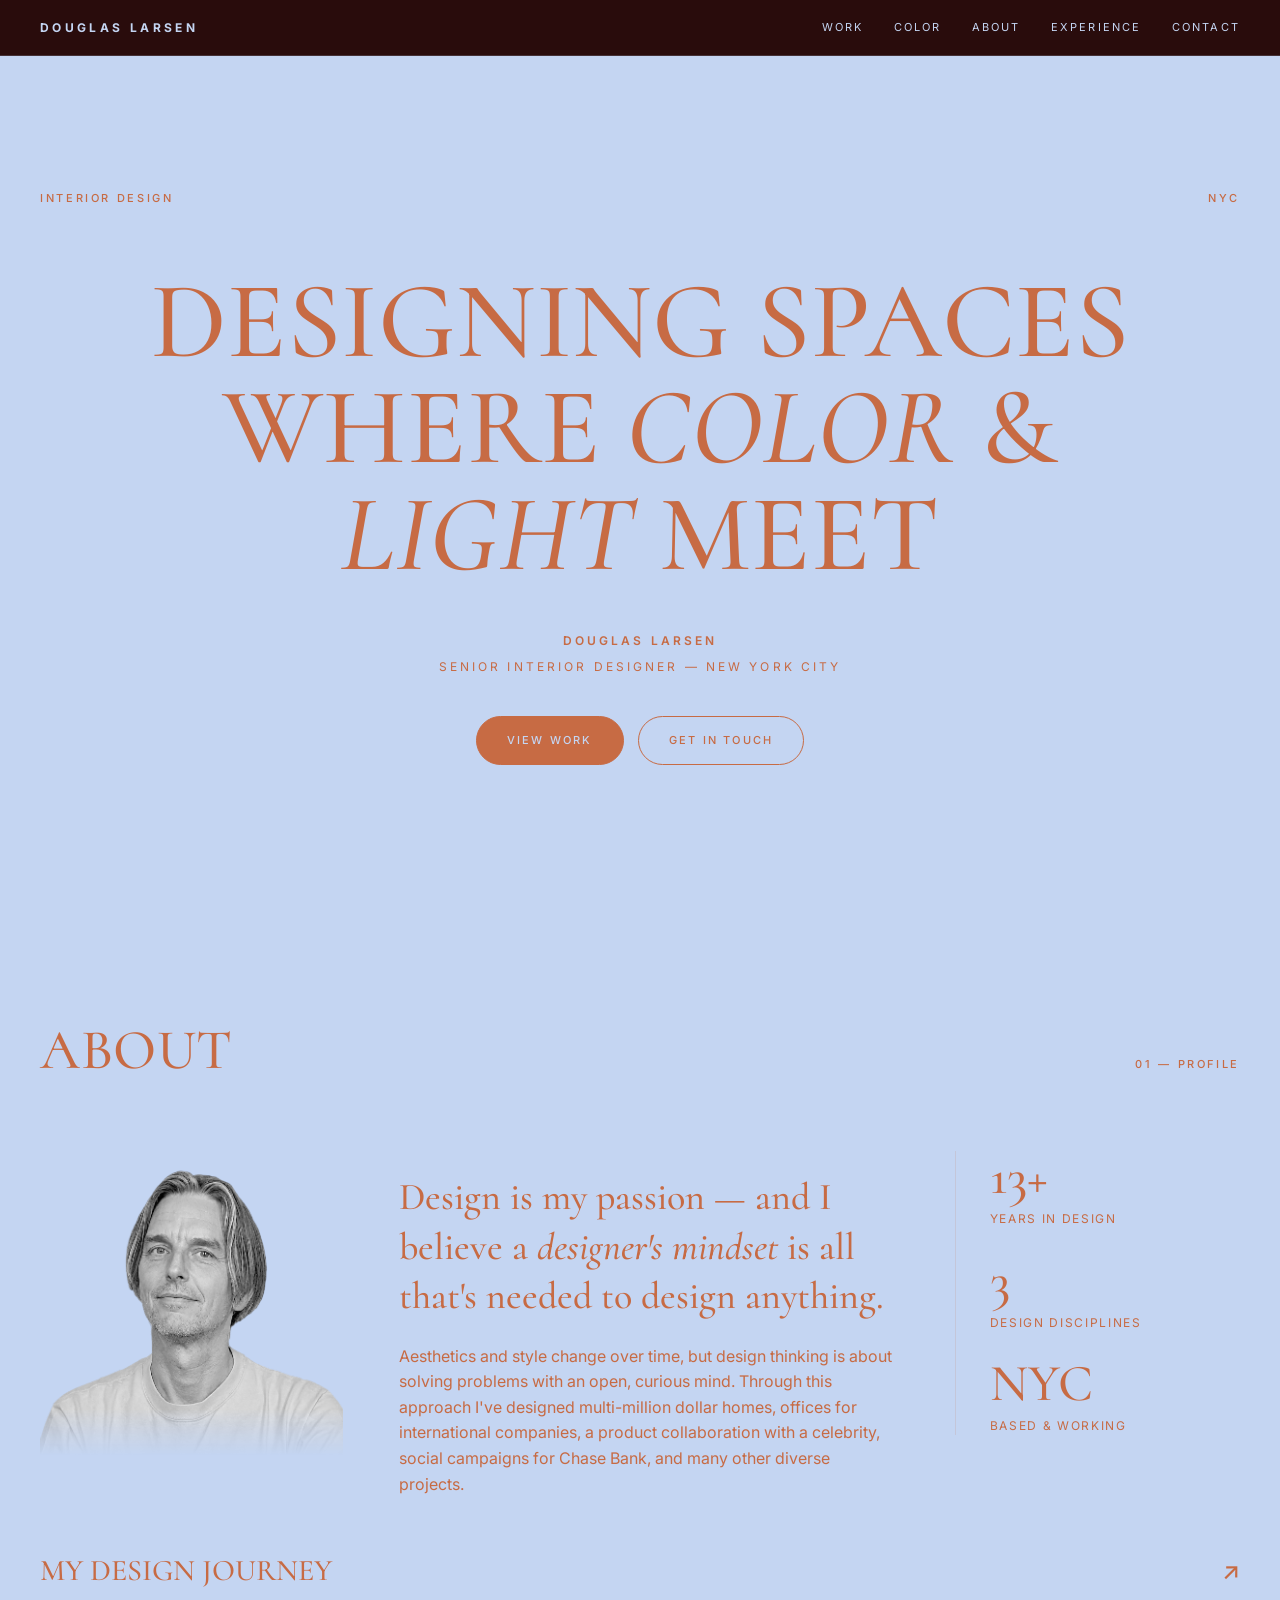
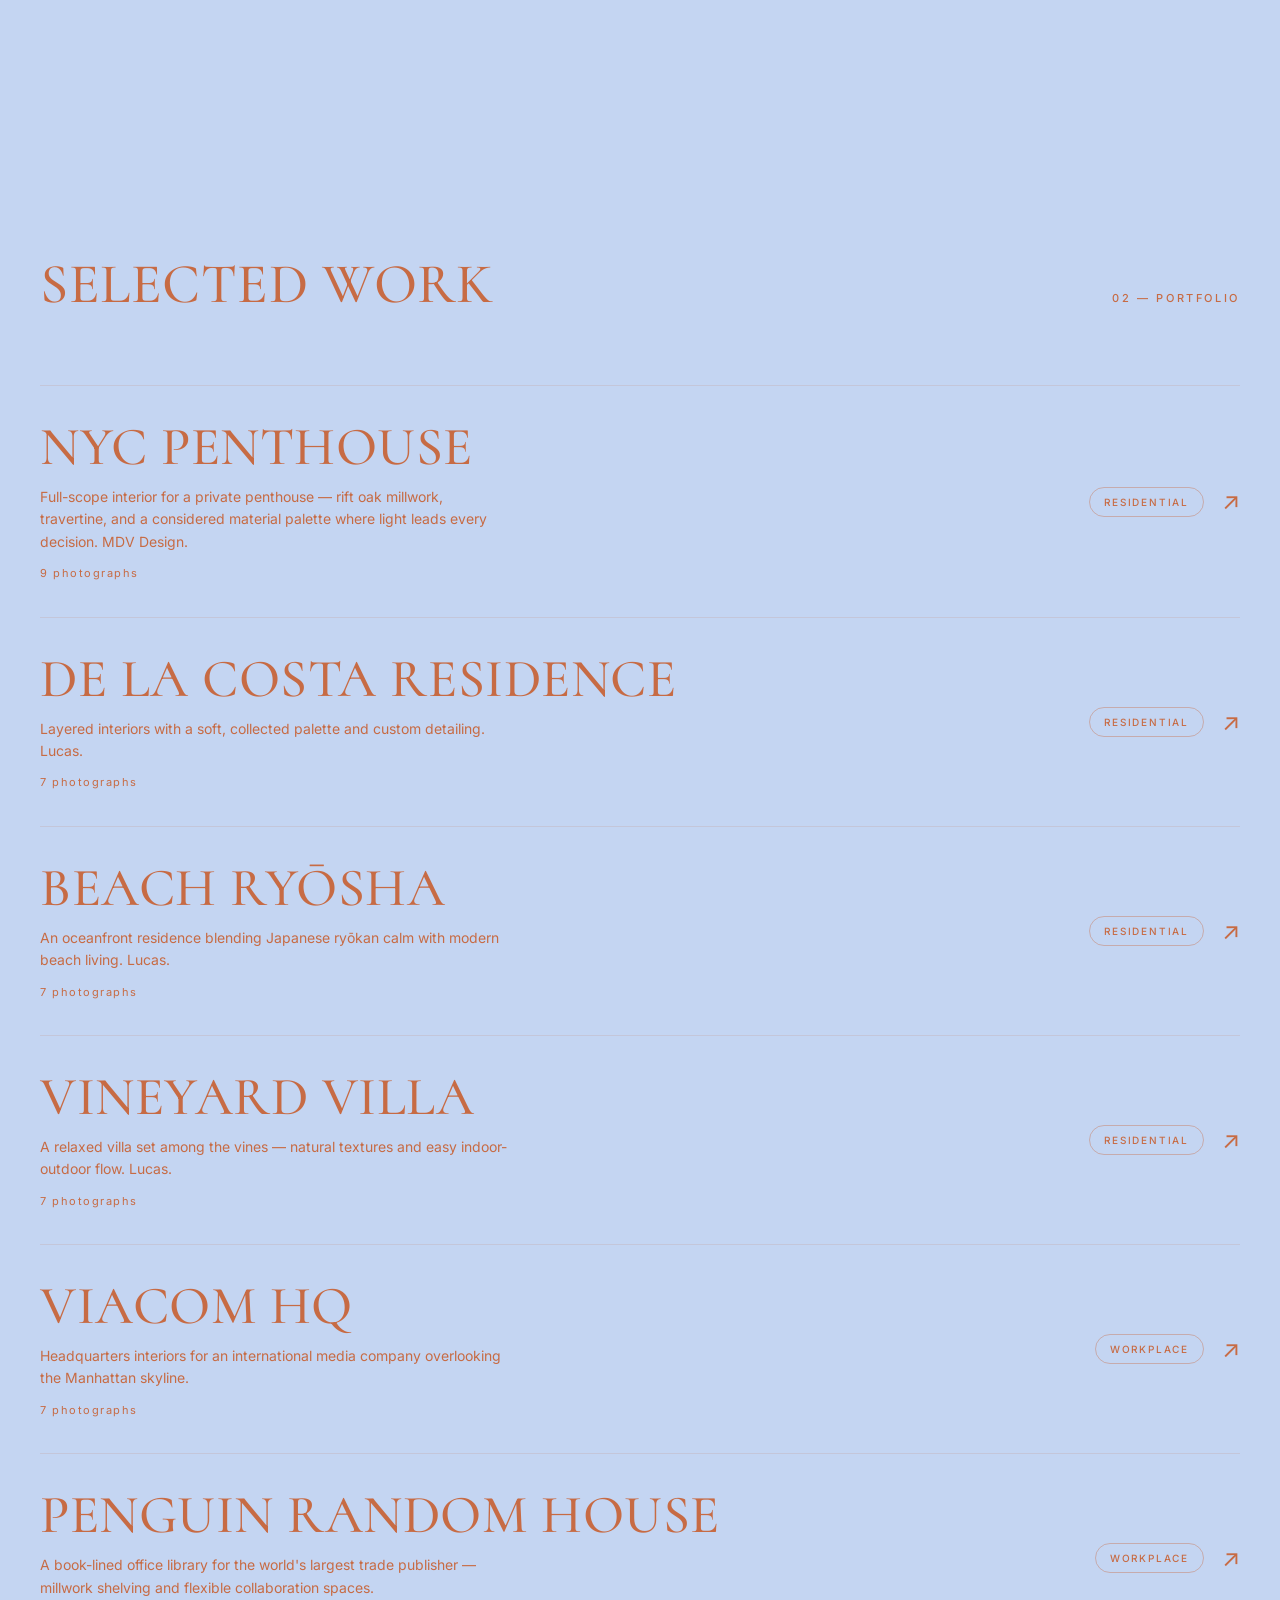
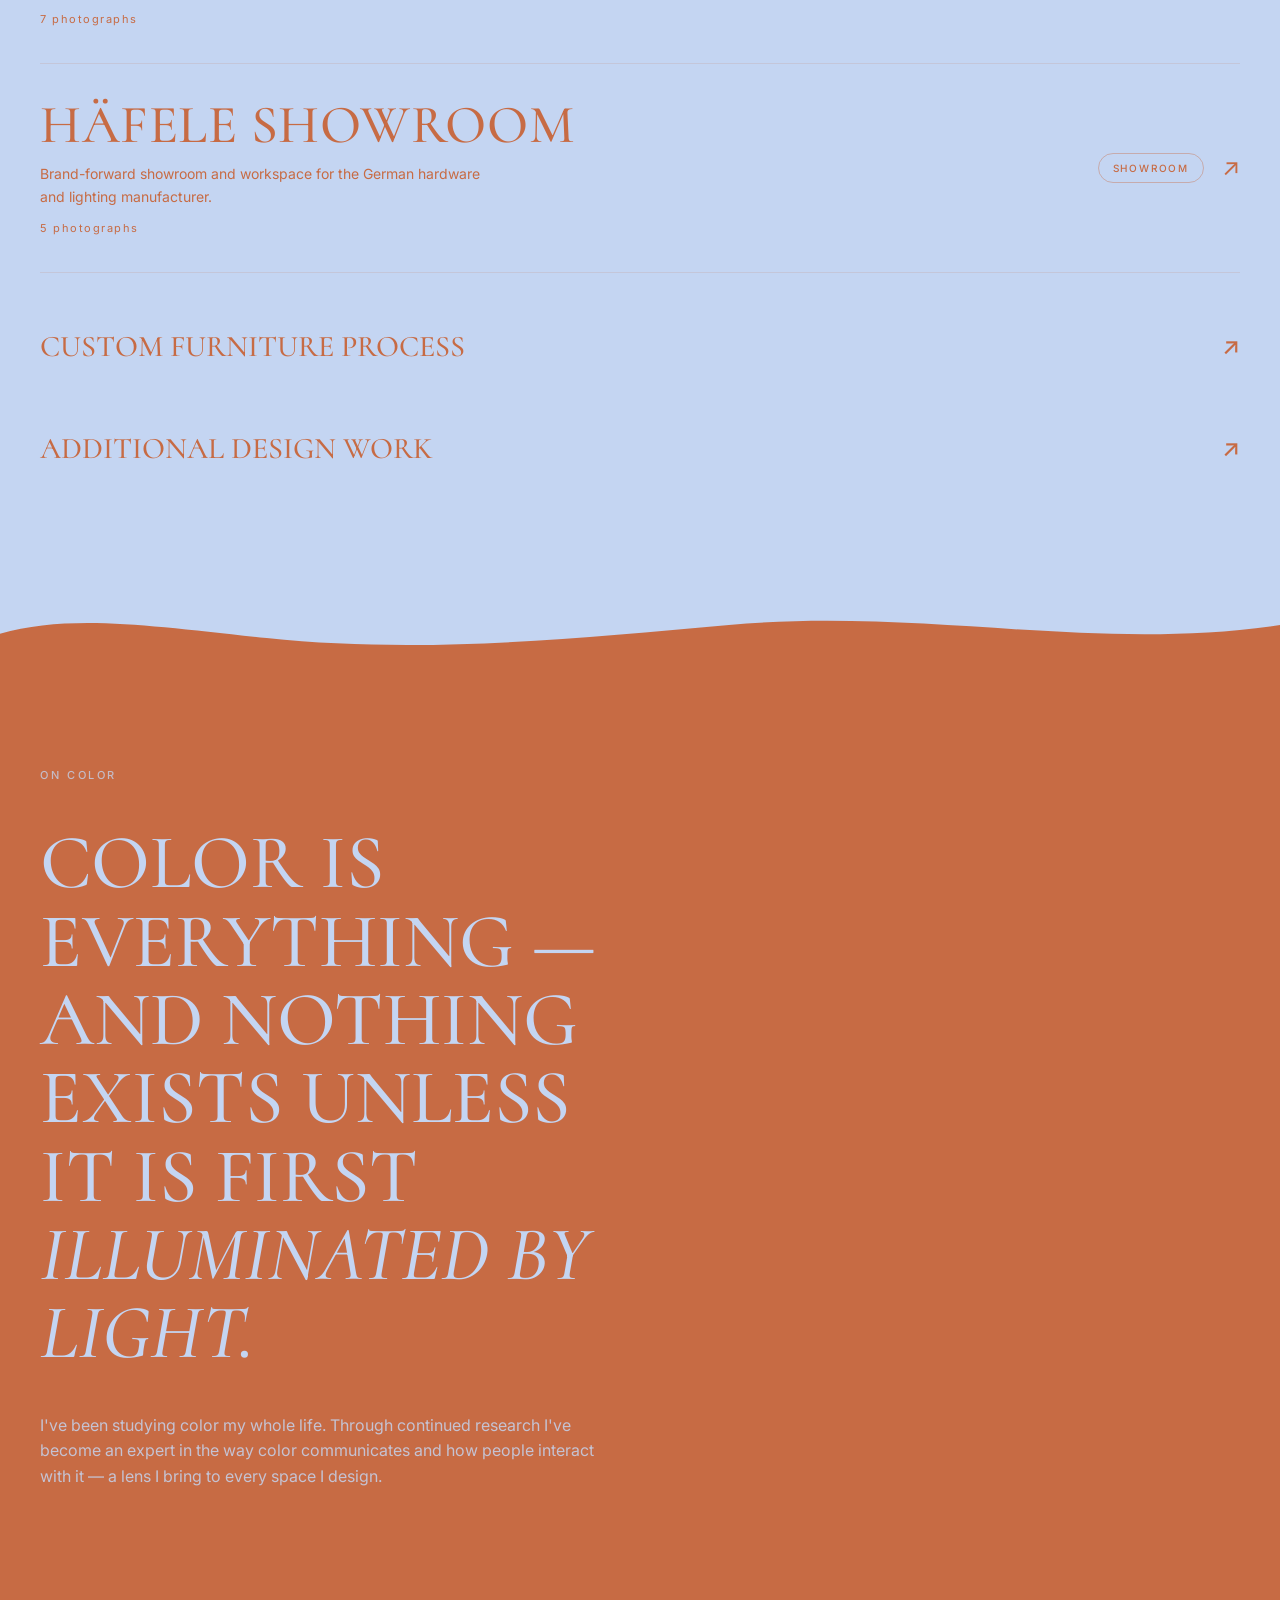
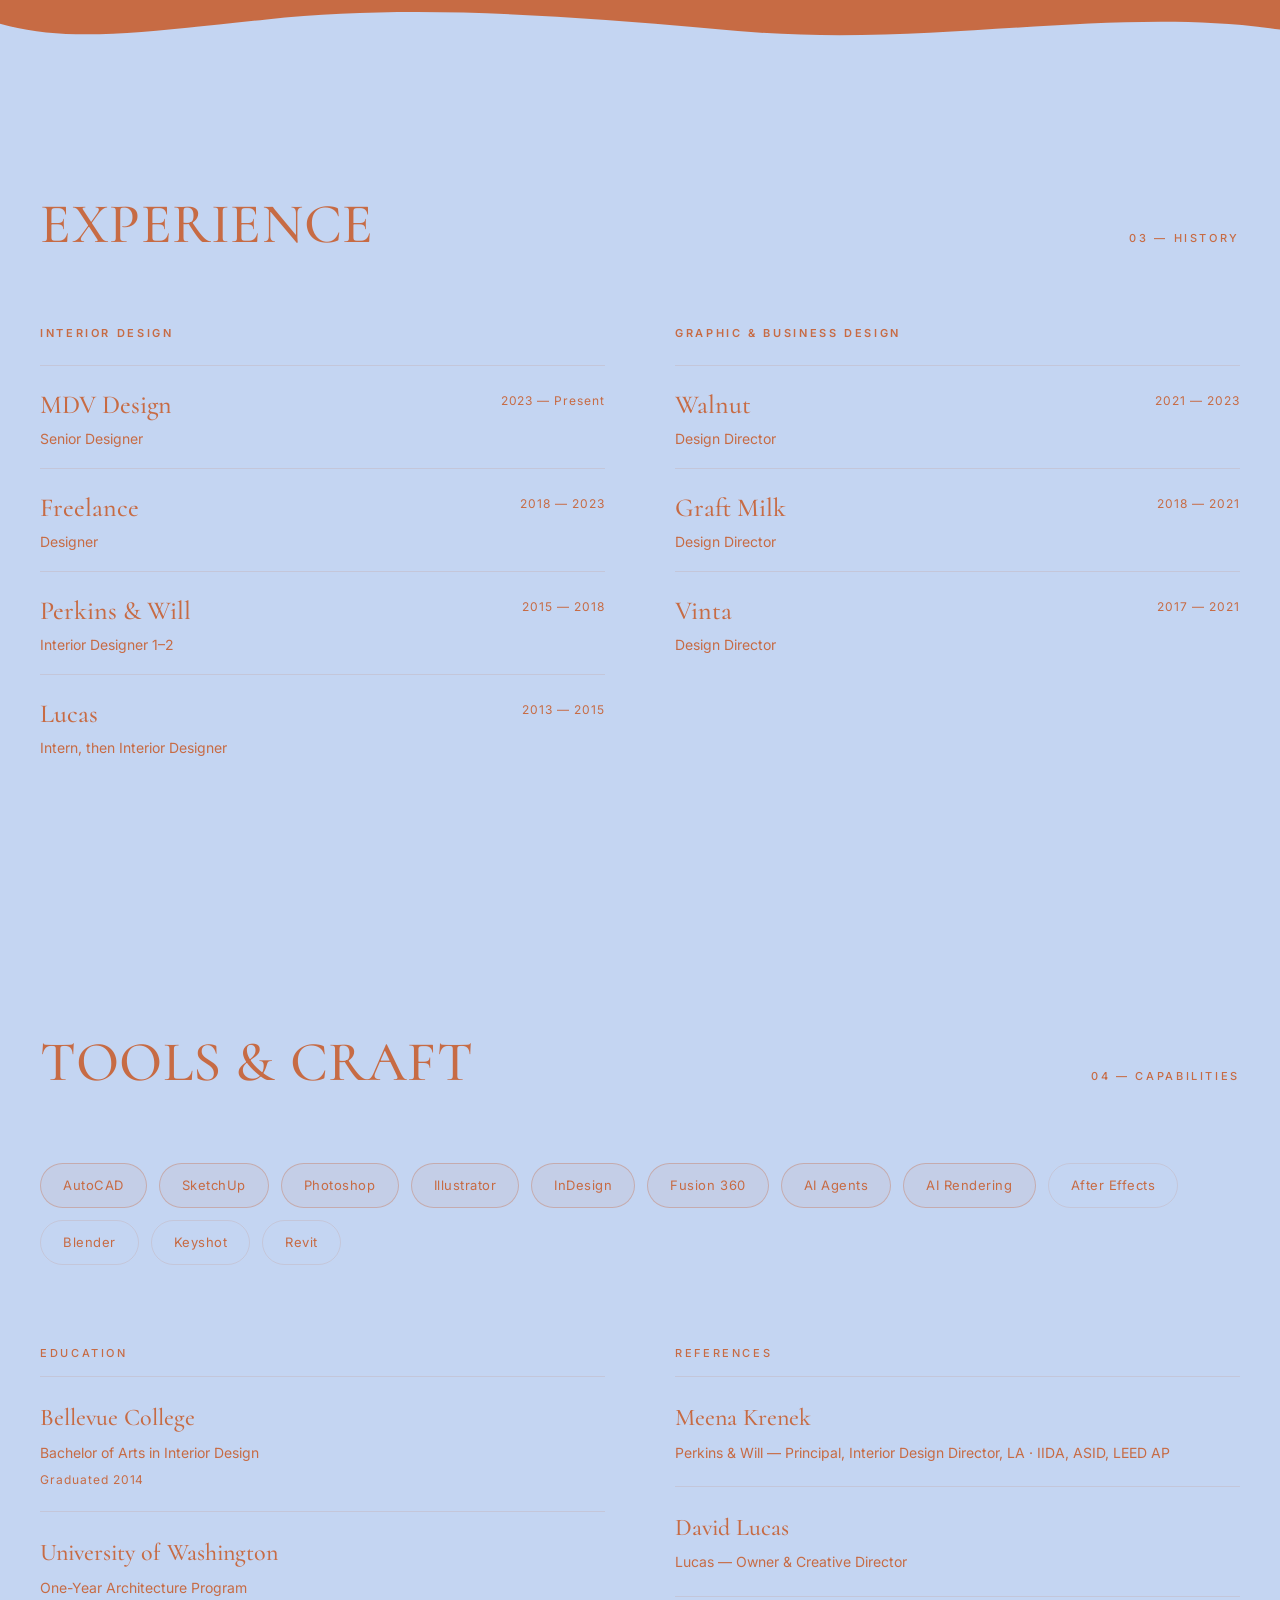
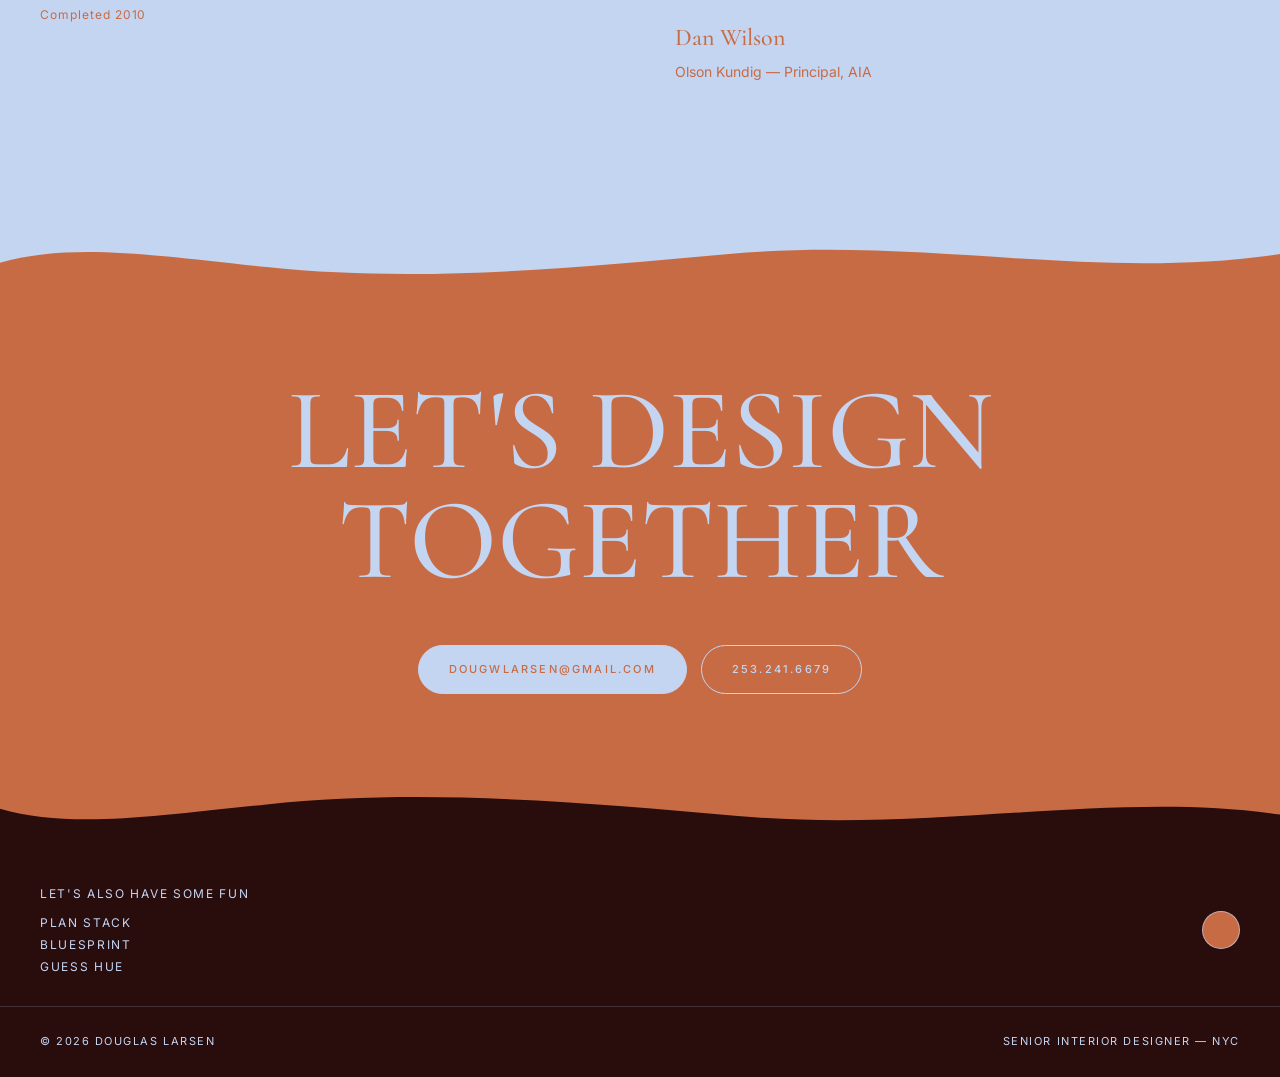
<file: index.html>
<!DOCTYPE html>
<html lang="en">
<head>
<meta charset="UTF-8">
<meta name="viewport" content="width=device-width, initial-scale=1.0">
<meta name="description" content="Explore Douglas Larsen’s interior design portfolio, residential and workplace projects, custom furniture process, and design experience in New York City.">
<title>Douglas Larsen — Senior Interior Designer</title>
<link rel="icon" href="favicon.svg" type="image/svg+xml">
<link rel="icon" href="favicon.ico" sizes="any">
<link rel="apple-touch-icon" href="apple-touch-icon.png">
<meta name="theme-color" content="#c76b44">
<link rel="preconnect" href="https://fonts.googleapis.com">
<link rel="preconnect" href="https://fonts.gstatic.com" crossorigin>
<link href="https://fonts.googleapis.com/css2?family=Cormorant:ital,wght@0,400;0,500;0,600;1,500&family=Inter:wght@400;500;600&display=swap" rel="stylesheet">
<style>
  :root{
    --paper:#c4d5f2; --blue:#c76b44; --blue-deep:#c76b44;
    --ink:#c76b44; --ink-soft:#c76b44; --line:rgba(199,107,68,.14);
    --serif:'Cormorant',Georgia,serif; --sans:'Inter',system-ui,sans-serif;
  }
  *{margin:0;padding:0;box-sizing:border-box}
  html{scroll-behavior:smooth}
  body{background:var(--paper);color:var(--ink);font-family:var(--sans);font-weight:400;line-height:1.6;-webkit-font-smoothing:antialiased;overflow-x:hidden}
  ::selection{background:var(--blue);color:#c4d5f2}
  a{color:inherit;text-decoration:none}
  img{display:block;max-width:100%}
  .wrap{max-width:1280px;margin:0 auto;padding:0 40px}
  .ey{font-size:11px;letter-spacing:.24em;text-transform:uppercase;font-weight:500}
  .serif{font-family:var(--serif)}

  /* Nav */
  nav{position:fixed;top:0;left:0;right:0;z-index:100;display:flex;align-items:center;justify-content:space-between;
    padding:18px 40px;background:rgba(196,213,242,.97);border-bottom:1px solid var(--line);transition:.3s}
  nav .brand{font-size:12px;letter-spacing:.28em;text-transform:uppercase;font-weight:700}
  nav .brand b{color:var(--blue)}
  .nav-links{display:flex;gap:30px}
  .nav-links a{font-size:11px;letter-spacing:.2em;text-transform:uppercase;color:var(--ink-soft);transition:color .25s}
  .nav-links a:hover{color:var(--blue)}
  .menu-btn{display:none;background:none;border:none;font-size:20px;cursor:pointer;color:var(--ink)}

  section .wrap,header .wrap{position:relative;z-index:2}

  /* Hero */
  header{position:relative;padding:190px 0 120px;overflow:hidden}
  .hero-meta{display:flex;justify-content:space-between;color:var(--blue);margin-bottom:60px}
  .hero-h{font-family:var(--serif);text-transform:uppercase;text-align:center;font-weight:500;
    font-size:clamp(44px,8.5vw,128px);line-height:.98;letter-spacing:.005em}
  .hero-h em{font-style:italic;color:var(--blue)}
  .hero-sub{text-align:center;margin-top:44px;display:flex;flex-direction:column;gap:6px;align-items:center}
  .hero-sub .n{font-size:12px;letter-spacing:.26em;text-transform:uppercase;font-weight:600}
  .hero-sub .r{font-size:12px;letter-spacing:.26em;text-transform:uppercase;color:var(--ink-soft)}
  .hero-cta{margin-top:40px;display:flex;gap:14px;justify-content:center}
  .btn{display:inline-block;font-size:11px;letter-spacing:.2em;text-transform:uppercase;font-weight:500;
    padding:15px 30px;border:1px solid var(--blue);color:var(--blue);border-radius:40px;transition:.3s;cursor:pointer;background:none}
  .btn:hover{background:var(--blue);color:#c4d5f2}
  .btn.solid{background:var(--blue);color:#c4d5f2}
  .btn.solid:hover{background:var(--blue-deep);border-color:var(--blue-deep)}

  /* Statement */
  .statement{padding:130px 0;position:relative;overflow:hidden}
  .statement p{font-family:var(--serif);font-size:clamp(26px,3.6vw,50px);line-height:1.22;font-weight:500;max-width:20ch}
  .statement .lead{max-width:none;font-size:clamp(28px,4vw,58px)}
  .statement em{font-style:italic;color:var(--blue)}
  .kicker{color:var(--blue);margin-bottom:40px}

  /* Section head */
  .sec{padding:120px 0;position:relative;overflow:hidden}
  .sec-top{display:flex;align-items:baseline;justify-content:space-between;margin-bottom:56px}
  .sec-top h2{font-family:var(--serif);text-transform:uppercase;font-size:clamp(30px,4.4vw,64px);font-weight:500;letter-spacing:.01em}
  .sec-top .idx{color:var(--blue)}

  /* Work list */
  .row{display:grid;grid-template-columns:1fr auto;align-items:center;gap:10px 30px;padding:34px 0;border-top:1px solid var(--line);cursor:pointer;transition:padding-left .35s;position:relative}
  .row:last-child{border-bottom:1px solid var(--line)}
  .row:hover{padding-left:16px}
  .row .name{font-family:var(--serif);text-transform:uppercase;font-size:clamp(28px,4.2vw,58px);font-weight:500;line-height:1;letter-spacing:.01em;transition:color .3s}
  .row:hover .name{color:var(--blue)}
  .row .desc{font-size:14px;color:var(--ink-soft);margin-top:12px;max-width:52ch}
  .row .meta{display:flex;align-items:center;gap:18px;grid-row:1;grid-column:2}
  .tag{font-size:10px;letter-spacing:.18em;text-transform:uppercase;font-weight:500;color:var(--blue);border:1px solid rgba(199,107,68,.4);border-radius:40px;padding:6px 14px;white-space:nowrap}
  .arrow{font-size:24px;color:var(--blue);transition:transform .35s}
  .row:hover .arrow{transform:translate(4px,-4px)}
  .count{font-size:11px;letter-spacing:.14em;color:var(--ink-soft);margin-top:12px}
  .more-work{display:flex;align-items:center;justify-content:space-between;gap:20px;margin-top:28px;padding:22px 0 4px;font-family:var(--serif);text-transform:uppercase;font-size:clamp(19px,3vw,30px);font-weight:500;color:var(--ink-soft);transition:color .3s,padding-left .3s}
  .more-work:hover{color:var(--blue);padding-left:14px}
  .more-work .ar{color:var(--blue);font-family:var(--sans);font-size:.8em}

  /* Blue inverted section */
  .invert{background:var(--blue);color:#c4d5f2;padding:170px 0;position:relative;overflow:hidden}
  .invert::before,.contact::before{content:"";position:absolute;top:-1px;left:0;right:0;height:58px;background:url(wave-top.svg) top center/100% 100% no-repeat;z-index:3;pointer-events:none}
  .invert::after,.contact::after{content:"";position:absolute;bottom:-1px;left:0;right:0;height:58px;background:url(wave-bottom.svg) bottom center/100% 100% no-repeat;z-index:3;pointer-events:none}
  .invert .kicker{color:rgba(196,213,242,.75)}
  .invert h2{font-family:var(--serif);text-transform:uppercase;font-size:clamp(34px,6vw,92px);font-weight:500;line-height:1.02;max-width:16ch}
  .invert h2 em{font-style:italic;color:#c4d5f2}
  .invert .sub{margin-top:40px;max-width:56ch;color:rgba(196,213,242,.82);font-size:16px}
  .invert ::selection{background:#c4d5f2;color:var(--blue)}

  /* About */
  .about-grid{display:grid;grid-template-columns:0.85fr 1.4fr 0.8fr;gap:56px;align-items:start}
  .about-grid .portrait{width:100%;height:auto;display:block;filter:grayscale(1);
    -webkit-mask-image:linear-gradient(to bottom,#000 0%,#000 85%,transparent 100%);
    mask-image:linear-gradient(to bottom,#000 0%,#000 85%,transparent 100%)}
  .about-grid .big{font-family:var(--serif);font-size:clamp(24px,3vw,38px);line-height:1.3;font-weight:500}
  .about-grid .big em{font-style:italic;color:var(--blue)}
  .about-grid p{margin-top:22px;color:var(--ink-soft);font-size:16px}
  .stats{display:flex;flex-direction:column;gap:26px;border-left:1px solid var(--line);padding-left:34px}
  .stats b{font-family:var(--serif);font-size:52px;color:var(--blue);line-height:1;font-weight:500;display:block}
  .stats span{font-size:12px;letter-spacing:.14em;text-transform:uppercase;color:var(--ink-soft);margin-top:6px;display:block}

  /* Experience */
  .exp-cols{display:grid;grid-template-columns:1fr 1fr;gap:70px}
  .exp h3{font-size:11px;letter-spacing:.24em;text-transform:uppercase;color:var(--blue);font-weight:600;margin-bottom:22px}
  .job{display:grid;grid-template-columns:1fr auto;gap:2px 20px;padding:18px 0;border-top:1px solid var(--line)}
  .job .co{font-family:var(--serif);font-size:26px;font-weight:500}
  .job .ti{font-size:14px;color:var(--ink-soft);grid-column:1}
  .job .yr{font-size:12px;letter-spacing:.08em;color:var(--blue);grid-row:1;grid-column:2;padding-top:7px}

  /* Capabilities */
  .caps{display:flex;flex-wrap:wrap;gap:12px}
  .cap{font-size:13px;letter-spacing:.04em;padding:11px 22px;border:1px solid var(--line);border-radius:40px}
  .cap.m{background:rgba(199,107,68,.06);border-color:rgba(199,107,68,.35);color:var(--blue)}

  /* Two-up */
  .duo{display:grid;grid-template-columns:1fr 1fr;gap:70px}
  .card{padding:22px 0;border-top:1px solid var(--line)}
  .card .t{font-family:var(--serif);font-size:24px;font-weight:500}
  .card .s{font-size:14px;color:var(--ink-soft);margin-top:4px}
  .card .m{font-size:12px;letter-spacing:.08em;color:var(--blue);margin-top:6px}

  /* Contact */
  .contact{background:var(--blue);color:#c4d5f2;text-align:center;padding:150px 0;position:relative;overflow:hidden}
  .contact .kicker{color:rgba(196,213,242,.75)}
  .contact h2{font-family:var(--serif);text-transform:uppercase;font-size:clamp(46px,9vw,140px);font-weight:500;line-height:.96}
  .contact .links{margin-top:48px;display:flex;gap:14px;justify-content:center;flex-wrap:wrap}
  .contact .btn{border-color:#c4d5f2;color:#c4d5f2}
  .contact .btn:hover{background:#c4d5f2;color:var(--blue)}
  .contact .btn.solid{background:#c4d5f2;color:var(--blue)}
  footer{padding:26px 0;display:flex;justify-content:space-between;font-size:11px;letter-spacing:.14em;text-transform:uppercase;color:var(--ink-soft)}
  .fun{padding:40px 0 6px}
  .fun-row{display:flex;align-items:center;justify-content:space-between;gap:20px}
  .fun-names{display:flex;flex-direction:column;gap:3px}
  .fun-label{font-size:12px;letter-spacing:.14em;text-transform:uppercase;color:var(--blue);margin-bottom:6px}
  .fun-names a{font-size:12px;letter-spacing:.14em;text-transform:uppercase;color:var(--ink-soft);transition:color .2s;width:max-content}
  .fun-names a:hover{color:var(--blue)}
  .dot{width:38px;height:38px;border-radius:50%;border:1px solid rgba(199,107,68,.14);background:var(--blue);flex:none;transition:transform .2s}
  .dot:hover{transform:scale(1.09)}

  .reveal{opacity:0;transform:translateY(24px);transition:opacity .9s,transform .9s}
  .reveal.in{opacity:1;transform:none}

  /* Lightbox */
  .lb{position:fixed;inset:0;z-index:200;background:rgba(199,107,68,.97);display:none;flex-direction:column}
  .lb.open{display:flex}
  .lb-top{display:flex;align-items:center;justify-content:space-between;padding:22px 34px;color:#c4d5f2;flex-shrink:0}
  .lb-title{font-family:var(--serif);text-transform:uppercase;font-size:24px}
  .lb-title small{display:block;font-family:var(--sans);font-size:10px;letter-spacing:.22em;color:#c4d5f2;margin-top:5px}
  .lb-close{background:none;border:1px solid rgba(196,213,242,.4);color:#c4d5f2;width:44px;height:44px;border-radius:50%;font-size:18px;cursor:pointer;transition:.3s}
  .lb-close:hover{background:#c4d5f2;color:var(--blue)}
  .lb-stage{flex:1;display:flex;align-items:center;justify-content:center;padding:0 70px;min-height:0;position:relative}
  .lb-stage img{max-width:100%;max-height:100%;object-fit:contain;box-shadow:0 20px 60px rgba(199,107,68,.5)}
  .lb-arrow{position:absolute;top:50%;transform:translateY(-50%);background:rgba(196,213,242,.1);border:1px solid rgba(196,213,242,.4);color:#c4d5f2;width:48px;height:48px;border-radius:50%;font-size:20px;cursor:pointer;transition:.3s}
  .lb-arrow:hover{background:#c4d5f2;color:var(--blue)}
  .lb-prev{left:16px}.lb-next{right:16px}
  .lb-thumbs{display:flex;gap:10px;padding:18px 34px;overflow-x:auto;flex-shrink:0;justify-content:center;flex-wrap:wrap}
  .lb-thumbs img{width:70px;height:52px;object-fit:cover;opacity:.4;cursor:pointer;border:1px solid transparent;transition:.25s}
  .lb-thumbs img.active,.lb-thumbs img:hover{opacity:1;border-color:#c4d5f2}

  @media(max-width:860px){
    .wrap{padding:0 24px}nav{padding:16px 24px}
    .nav-links{position:fixed;inset:0;background:var(--paper);flex-direction:column;justify-content:center;align-items:center;gap:30px;transform:translateX(100%);transition:transform .4s;z-index:90}
    .nav-links{visibility:hidden}.nav-links.open{transform:none;visibility:visible}.nav-links a{font-size:15px}
    .menu-btn{display:block;z-index:95}
    .about-grid,.exp-cols,.duo{grid-template-columns:1fr;gap:36px}
    .stats{border-left:none;border-top:1px solid var(--line);padding-left:0;padding-top:28px;flex-direction:row;flex-wrap:wrap;gap:24px 40px}
    .row{grid-template-columns:1fr;gap:14px}.row .meta{grid-row:auto;grid-column:1;justify-content:flex-start}
    .lb-stage{padding:0 12px}
  }

  :focus-visible{outline:3px solid #c76b44;outline-offset:5px}
  html{scroll-padding-top:100px}
  @media(prefers-reduced-motion:reduce){
    html{scroll-behavior:auto}
    *,*::before,*::after{animation:none!important;transition:none!important}
    .reveal,.card{opacity:1;transform:none}
  }
  @media(max-width:480px){nav:not(.rail){gap:12px;flex-wrap:wrap}.brand{letter-spacing:.12em}}

  .lb-thumbs{flex-wrap:nowrap;justify-content:flex-start;max-height:90px}
  .lb-thumbs img{flex-shrink:0}
  @media(max-width:480px){.hero-cta{flex-wrap:wrap}.contact .btn{letter-spacing:.08em;padding:15px 18px}footer{gap:16px;flex-wrap:wrap}}
</style>
<link rel="stylesheet" href="site-theme.css">
<script src="site-storage.js"></script>
</head>
<body>

<nav id="nav">
  <div class="brand">Douglas <b>Larsen</b></div>
  <div class="nav-links" id="navlinks">
    <a href="#work" onclick="closeMenu()">Work</a>
    <a href="#color" onclick="closeMenu()">Color</a>
    <a href="#about" onclick="closeMenu()">About</a>
    <a href="#experience" onclick="closeMenu()">Experience</a>
    <a href="#contact" onclick="closeMenu()">Contact</a>
  </div>
  <button class="menu-btn" id="menuBtn" aria-label="Open navigation" aria-expanded="false" aria-controls="navlinks" onclick="toggleMenu()">☰</button>
</nav>

<!-- HERO -->
<header>
  <div class="wrap">
    <div class="hero-meta ey"><span>Interior Design</span><span>NYC</span></div>
    <h1 class="hero-h">Designing Spaces<br>Where <em>Color</em> &amp;<br><em>Light</em> Meet</h1>
    <div class="hero-sub">
      <span class="n">Douglas Larsen</span>
      <span class="r">Senior Interior Designer — New York City</span>
    </div>
    <div class="hero-cta">
      <a class="btn solid" href="#work">View Work</a>
      <a class="btn" href="#contact">Get in Touch</a>
    </div>
  </div>
</header>

<!-- ABOUT -->
<section class="sec" id="about">
  <div class="wrap">
    <div class="sec-top reveal"><h2>About</h2><span class="ey idx">01 — Profile</span></div>
    <div class="about-grid">
      <img class="portrait reveal" src="assets/portrait-transparent.png" alt="Douglas Larsen" width="1254" height="1254">
      <div class="reveal">
        <p class="big">Design is my passion — and I believe a <em>designer's mindset</em> is all that's needed to design anything.</p>
        <p>Aesthetics and style change over time, but design thinking is about solving problems with an open, curious mind. Through this approach I've designed multi-million dollar homes, offices for international companies, a product collaboration with a celebrity, social campaigns for Chase Bank, and many other diverse projects.</p>
      </div>
      <div class="stats reveal">
        <div><b>13+</b><span>Years in Design</span></div>
        <div><b>3</b><span>Design Disciplines</span></div>
        <div><b>NYC</b><span>Based &amp; Working</span></div>
      </div>
    </div>
    <a class="more-work reveal" href="journey.html">My Design Journey <span class="ar">↗</span></a>
  </div>
</section>

<!-- WORK -->
<section class="sec" id="work">
  <div class="wrap">
    <div class="sec-top reveal"><h2>Selected Work</h2><span class="ey idx">02 — Portfolio</span></div>
    <div id="projList"></div>
    <a class="more-work reveal" href="custom-furniture.html">Custom furniture process <span class="ar">↗</span></a>
    <a class="more-work reveal" href="additional.html">Additional design work <span class="ar">↗</span></a>
  </div>
</section>

<!-- COLOR (blue inverted) -->
<section class="invert" id="color">
  <div class="wrap">
    <div class="ey kicker">On Color</div>
    <h2>Color Is Everything — And Nothing Exists Unless It Is First <em>Illuminated By Light.</em></h2>
    <p class="sub">I've been studying color my whole life. Through continued research I've become an expert in the way color communicates and how people interact with it — a lens I bring to every space I design.</p>
  </div>
</section>

<!-- EXPERIENCE -->
<section class="sec exp" id="experience">
  <div class="wrap">
    <div class="sec-top reveal"><h2>Experience</h2><span class="ey idx">03 — History</span></div>
    <div class="exp-cols">
      <div class="reveal">
        <h3>Interior Design</h3>
        <div class="job"><span class="co">MDV Design</span><span class="yr">2023 — Present</span><span class="ti">Senior Designer</span></div>
        <div class="job"><span class="co">Freelance</span><span class="yr">2018 — 2023</span><span class="ti">Designer</span></div>
        <div class="job"><span class="co">Perkins &amp; Will</span><span class="yr">2015 — 2018</span><span class="ti">Interior Designer 1–2</span></div>
        <div class="job"><span class="co">Lucas</span><span class="yr">2013 — 2015</span><span class="ti">Intern, then Interior Designer</span></div>
      </div>
      <div class="reveal">
        <h3>Graphic &amp; Business Design</h3>
        <div class="job"><span class="co">Walnut</span><span class="yr">2021 — 2023</span><span class="ti">Design Director</span></div>
        <div class="job"><span class="co">Graft Milk</span><span class="yr">2018 — 2021</span><span class="ti">Design Director</span></div>
        <div class="job"><span class="co">Vinta</span><span class="yr">2017 — 2021</span><span class="ti">Design Director</span></div>
      </div>
    </div>
  </div>
</section>

<!-- CAPABILITIES + EDU/REFS -->
<section class="sec">
  <div class="wrap">
    <div class="sec-top reveal"><h2>Tools &amp; Craft</h2><span class="ey idx">04 — Capabilities</span></div>
    <div class="caps reveal" style="margin-bottom:80px">
      <span class="cap m">AutoCAD</span><span class="cap m">SketchUp</span><span class="cap m">Photoshop</span><span class="cap m">Illustrator</span><span class="cap m">InDesign</span><span class="cap m">Fusion 360</span><span class="cap m">AI Agents</span><span class="cap m">AI Rendering</span>
      <span class="cap">After Effects</span><span class="cap">Blender</span><span class="cap">Keyshot</span><span class="cap">Revit</span>
    </div>
    <div class="duo">
      <div class="reveal">
        <h3 class="ey" style="color:var(--blue);margin-bottom:14px">Education</h3>
        <div class="card"><div class="t">Bellevue College</div><div class="s">Bachelor of Arts in Interior Design</div><div class="m">Graduated 2014</div></div>
        <div class="card"><div class="t">University of Washington</div><div class="s">One-Year Architecture Program</div><div class="m">Completed 2010</div></div>
      </div>
      <div class="reveal">
        <h3 class="ey" style="color:var(--blue);margin-bottom:14px">References</h3>
        <div class="card"><div class="t">Meena Krenek</div><div class="s">Perkins &amp; Will — Principal, Interior Design Director, LA · IIDA, ASID, LEED AP</div></div>
        <div class="card"><div class="t">David Lucas</div><div class="s">Lucas — Owner &amp; Creative Director</div></div>
        <div class="card"><div class="t">Dan Wilson</div><div class="s">Olson Kundig — Principal, AIA</div></div>
      </div>
    </div>
  </div>
</section>

<!-- CONTACT -->
<section class="contact" id="contact">
  <div class="wrap">
    <h2>Let's Design<br>Together</h2>
    <div class="links">
      <a class="btn solid" href="mailto:dougwlarsen@gmail.com">dougwlarsen@gmail.com</a>
      <a class="btn" href="tel:2532416679">253.241.6679</a>
    </div>
  </div>
</section>

<section class="fun">
  <div class="wrap fun-row">
    <div class="fun-names">
      <span class="fun-label">Let's also have some fun</span>
      <a href="room-stacker.html">Plan Stack</a>
      <a href="blueprint-runner.html">BlueSprint</a>
      <a href="swatch-match.html">Guess Hue</a>
    </div>
    <a class="dot" id="cotdBtn" href="color-of-the-day.html" title="Color of the Day" aria-label="Color of the Day"></a>
  </div>
</section>

<footer class="wrap">
  <span>© 2026 Douglas Larsen</span>
  <span>Senior Interior Designer — NYC</span>
</footer>

<!-- Lightbox -->
<div class="lb" id="lb" role="dialog" aria-modal="true" aria-labelledby="lbTitle">
  <div class="lb-top">
    <div class="lb-title" id="lbTitle">Project<small id="lbSub"></small></div>
    <button class="lb-close" aria-label="Close gallery" onclick="closeLb()">✕</button>
  </div>
  <div class="lb-stage">
    <button class="lb-arrow lb-prev" aria-label="Previous photograph" onclick="step(-1)">‹</button>
    <img id="lbImg" alt="">
    <button class="lb-arrow lb-next" aria-label="Next photograph" onclick="step(1)">›</button>
  </div>
  <div class="lb-thumbs" id="lbThumbs"></div>
</div>

<script>
  const projects=[
    {slug:"481-washington",tag:"Residential",name:"NYC Penthouse",n:9,
     desc:"Full-scope interior for a private penthouse — rift oak millwork, travertine, and a considered material palette where light leads every decision. MDV Design."},
    {slug:"delacosta",tag:"Residential",name:"De La Costa Residence",n:7,
     desc:"Layered interiors with a soft, collected palette and custom detailing. Lucas."},
    {slug:"beach",tag:"Residential",name:"Beach Ryōsha",n:7,
     desc:"An oceanfront residence blending Japanese ryōkan calm with modern beach living. Lucas."},
    {slug:"vineyard",tag:"Residential",name:"Vineyard Villa",n:7,
     desc:"A relaxed villa set among the vines — natural textures and easy indoor-outdoor flow. Lucas."},
    {slug:"viacom",tag:"Workplace",name:"Viacom HQ",n:7,
     desc:"Headquarters interiors for an international media company overlooking the Manhattan skyline."},
    {slug:"penguin",tag:"Workplace",name:"Penguin Random House",n:7,
     desc:"A book-lined office library for the world's largest trade publisher — millwork shelving and flexible collaboration spaces."},
    {slug:"hafele",tag:"Showroom",name:"Häfele Showroom",n:5,
     desc:"Brand-forward showroom and workspace for the German hardware and lighting manufacturer."},
  ];
  function imgs(p){const a=[`assets/${p.slug}/hero.jpg`];for(let i=1;i<p.n;i++)a.push(`assets/${p.slug}/${String(i).padStart(2,'0')}.jpg`);return a;}

  const list=document.getElementById('projList');
  projects.forEach((p,idx)=>{
    const el=document.createElement('div');
    el.className='row reveal';
    el.tabIndex=0; el.setAttribute('role','button'); el.setAttribute('aria-haspopup','dialog');
    el.setAttribute('aria-label','View '+p.name+' gallery');
    el.onkeydown=e=>{if(e.key==='Enter'||e.key===' '){e.preventDefault();openLb(idx);}};
    el.innerHTML=`<div><div class="name">${p.name}</div><div class="desc">${p.desc}</div><div class="count">${p.n} photographs</div></div>
      <div class="meta"><span class="tag">${p.tag}</span><span class="arrow">↗</span></div>`;
    el.onclick=()=>openLb(idx);
    list.appendChild(el);
  });

  const lb=document.getElementById('lb'),lbImg=document.getElementById('lbImg'),
        lbTitle=document.getElementById('lbTitle'),lbSub=document.getElementById('lbSub'),lbThumbs=document.getElementById('lbThumbs');
  let cur=0,curImgs=[],galleryName='',returnFocus=null;
  function openLb(idx){
    const p=projects[idx];curImgs=imgs(p);cur=0;galleryName=p.name;returnFocus=document.activeElement;
    lbTitle.childNodes[0].nodeValue=p.name;lbSub.textContent=p.tag;
    lbThumbs.innerHTML='';
    curImgs.forEach((src,i)=>{const t=document.createElement('img');t.src=src;t.alt=p.name+' photograph '+(i+1);t.tabIndex=0;t.setAttribute('role','button');t.onclick=()=>show(i);t.onkeydown=e=>{if(e.key==='Enter'||e.key===' '){e.preventDefault();show(i);}};lbThumbs.appendChild(t);});
    show(0);lb.classList.add('open');document.body.style.overflow='hidden';lb.querySelector('.lb-close').focus();
  }
  function show(i){cur=(i+curImgs.length)%curImgs.length;lbImg.src=curImgs[cur];lbImg.alt=galleryName+' photograph '+(cur+1)+' of '+curImgs.length;
    [...lbThumbs.children].forEach((t,j)=>t.classList.toggle('active',j===cur));
    lbThumbs.children[cur]?.scrollIntoView({inline:'center',block:'nearest'});}
  function step(d){show(cur+d);}
  function closeLb(){lb.classList.remove('open');document.body.style.overflow='';returnFocus?.focus();}
  lb.addEventListener('click',e=>{if(e.target===lb)closeLb();});
  document.addEventListener('keydown',e=>{if(!lb.classList.contains('open'))return;
    if(e.key==='Tab'){
      const controls=[...lb.querySelectorAll('button,[tabindex="0"]')];
      const first=controls[0],last=controls[controls.length-1];
      if(e.shiftKey&&document.activeElement===first){e.preventDefault();last.focus();}
      else if(!e.shiftKey&&document.activeElement===last){e.preventDefault();first.focus();}
    }
    if(e.key==='Escape')closeLb();if(e.key==='ArrowRight')step(1);if(e.key==='ArrowLeft')step(-1);});

  const navlinks=document.getElementById('navlinks'),menuBtn=document.getElementById('menuBtn');
  function toggleMenu(){const open=navlinks.classList.toggle('open');menuBtn.textContent=open?'✕':'☰';menuBtn.setAttribute('aria-expanded',open);menuBtn.setAttribute('aria-label',open?'Close navigation':'Open navigation');}
  document.addEventListener('keydown',e=>{if(e.key==='Escape'&&navlinks.classList.contains('open')){closeMenu();menuBtn.focus();}});
  function closeMenu(){navlinks.classList.remove('open');menuBtn.textContent='☰';menuBtn.setAttribute('aria-expanded','false');menuBtn.setAttribute('aria-label','Open navigation');}

  const io=new IntersectionObserver(es=>es.forEach(e=>{if(e.isIntersecting){e.target.classList.add('in');io.unobserve(e.target);}}),{threshold:.15});
  document.querySelectorAll('.reveal').forEach(el=>io.observe(el));

  /* Tint the Color of the Day button with today's dominant Unsplash color */
  (function(){
    const btn=document.getElementById('cotdBtn'); if(!btn) return;
    const today=new Date().toISOString().slice(0,10);
    const set=hex=>{ btn.style.background=hex; };
    const cached=siteStorage.getItem('cotd_btn_'+today);
    if(cached){ set(cached); return; }
    try{ const full=JSON.parse(siteStorage.getItem('cotd_'+today)||'null'); if(full&&full.winner){ set(full.winner); siteStorage.setItem('cotd_btn_'+today,full.winner); return; } }catch(e){}
    const KEY='SWAojVJs9NvDXZZhKmV2oH_pZW74Yag84NN7Z5h3Et0';
    fetch('https://api.unsplash.com/photos?order_by=latest&per_page=30&page=1',{headers:{'Authorization':'Client-ID '+KEY,'Accept-Version':'v1'}})
      .then(r=>r.ok?r.json():null).then(data=>{
        if(!data||!data.length) return;
        const q=v=>Math.round(v/48)*48, buckets={};
        for(const p of data){ if(!p.color) continue; const h=p.color.replace('#',''); const r=parseInt(h.slice(0,2),16),g=parseInt(h.slice(2,4),16),b=parseInt(h.slice(4,6),16); const k=q(r)+','+q(g)+','+q(b); (buckets[k]=buckets[k]||[]).push([r,g,b]); }
        let bk=null,n=0; for(const k in buckets){ if(buckets[k].length>n){n=buckets[k].length;bk=k;} }
        if(!bk) return;
        const a=buckets[bk].reduce((x,c)=>[x[0]+c[0],x[1]+c[1],x[2]+c[2]],[0,0,0]).map(v=>Math.round(v/buckets[bk].length));
        const hex='#'+a.map(v=>v.toString(16).padStart(2,'0')).join('');
        set(hex); siteStorage.setItem('cotd_btn_'+today,hex);
      }).catch(()=>{});
  })();
</script>
</body>
</html>
</file>
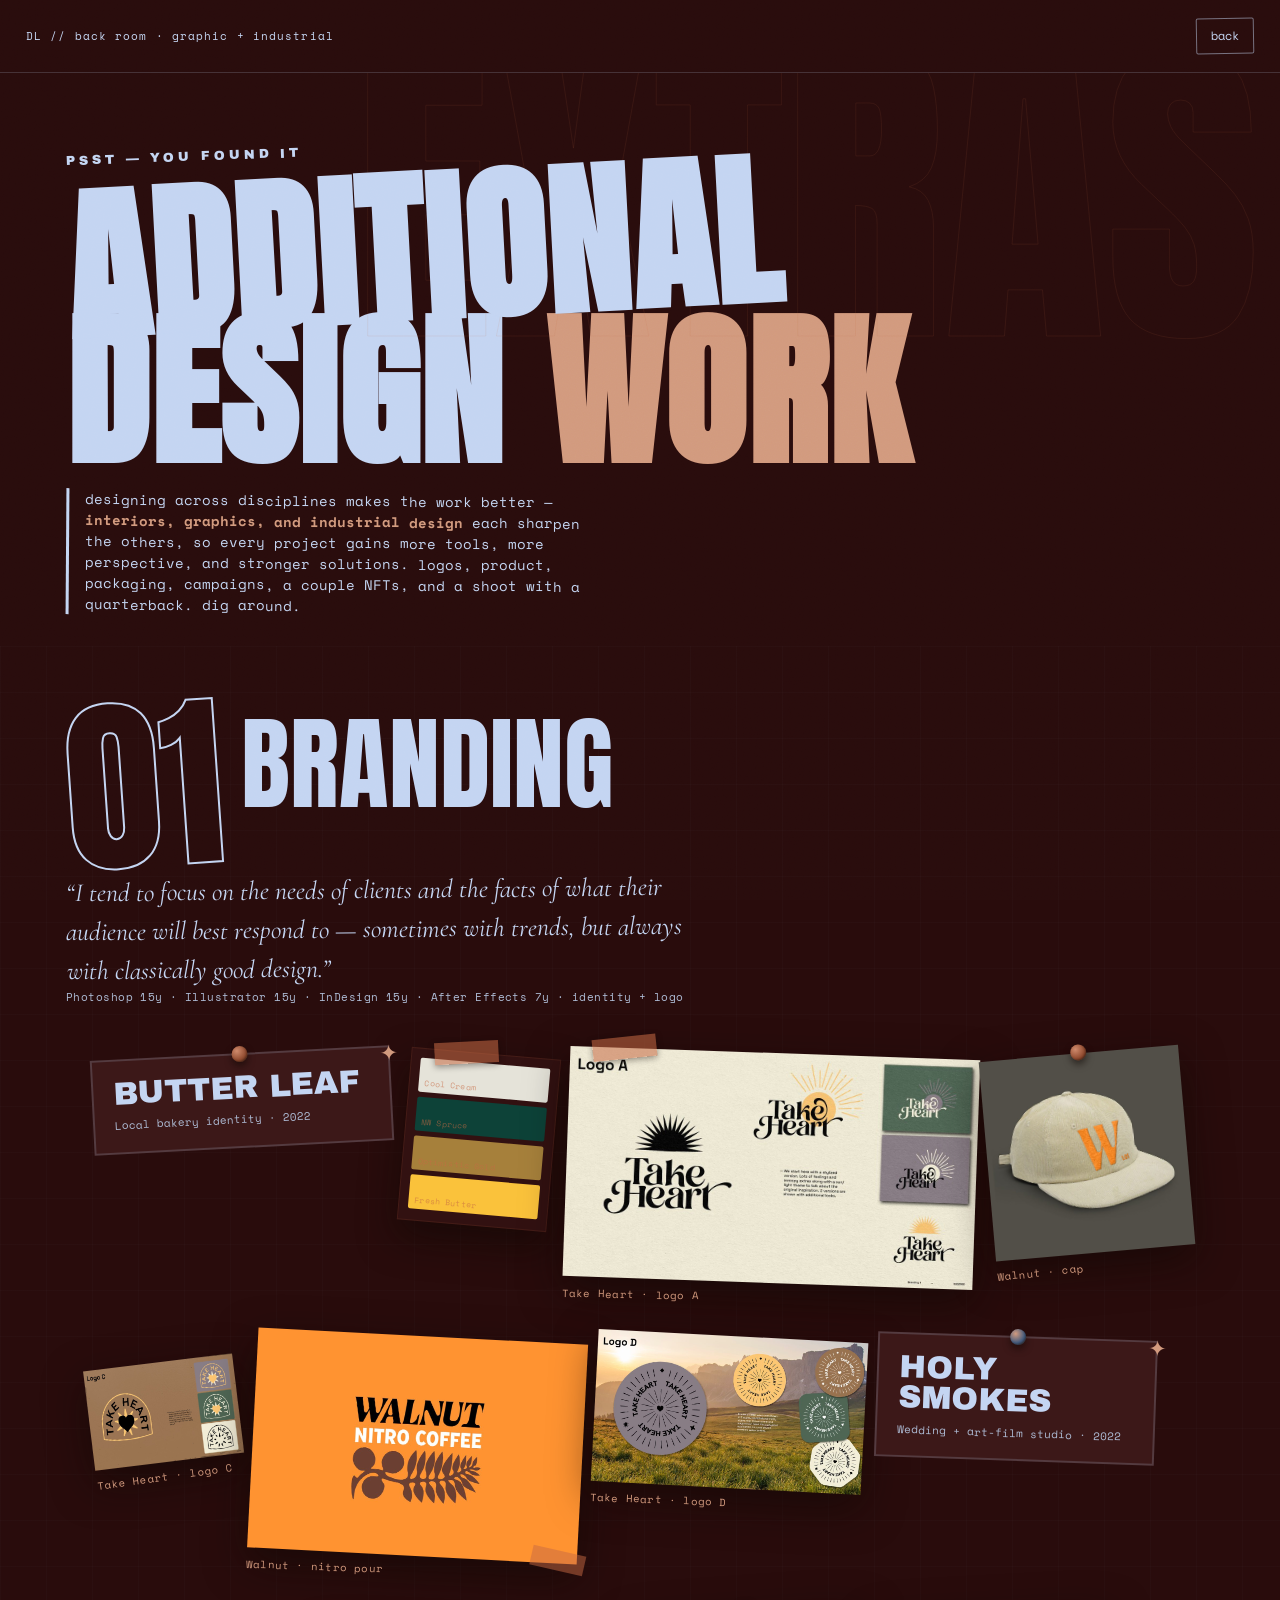
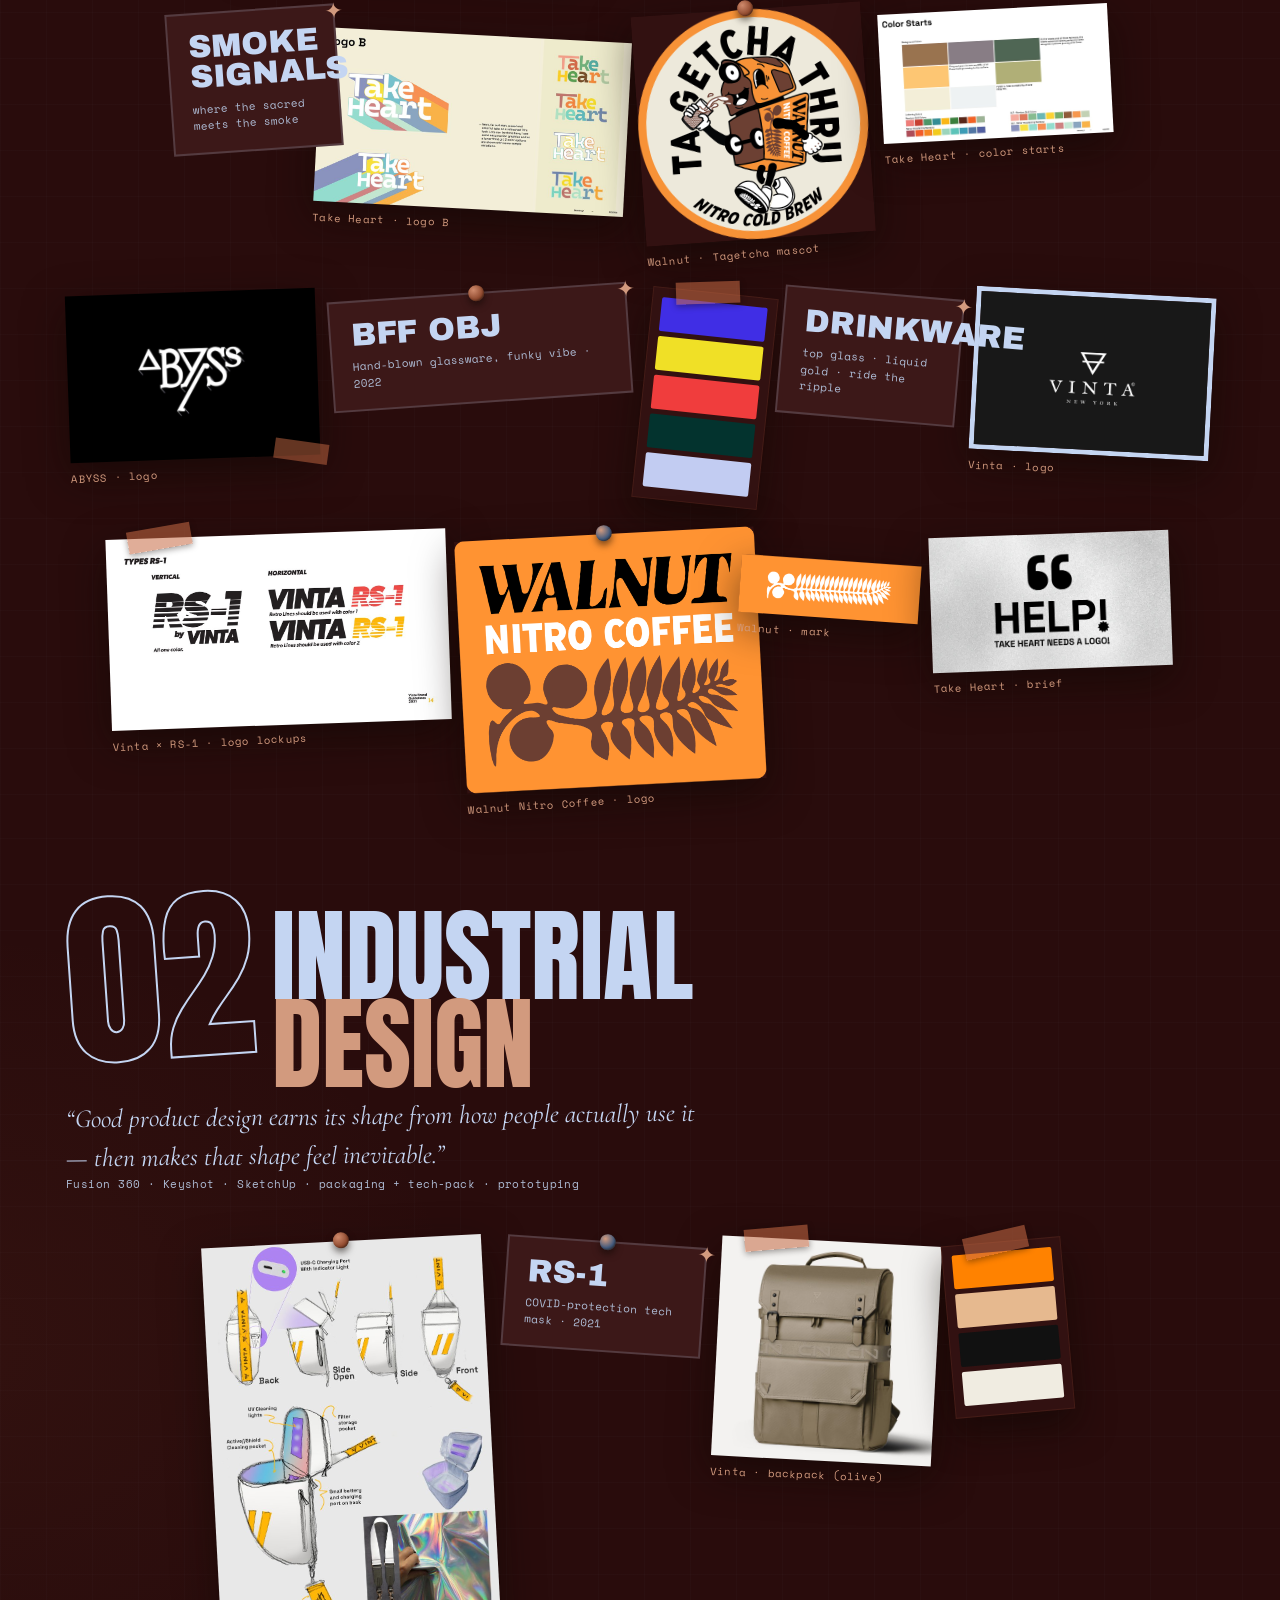
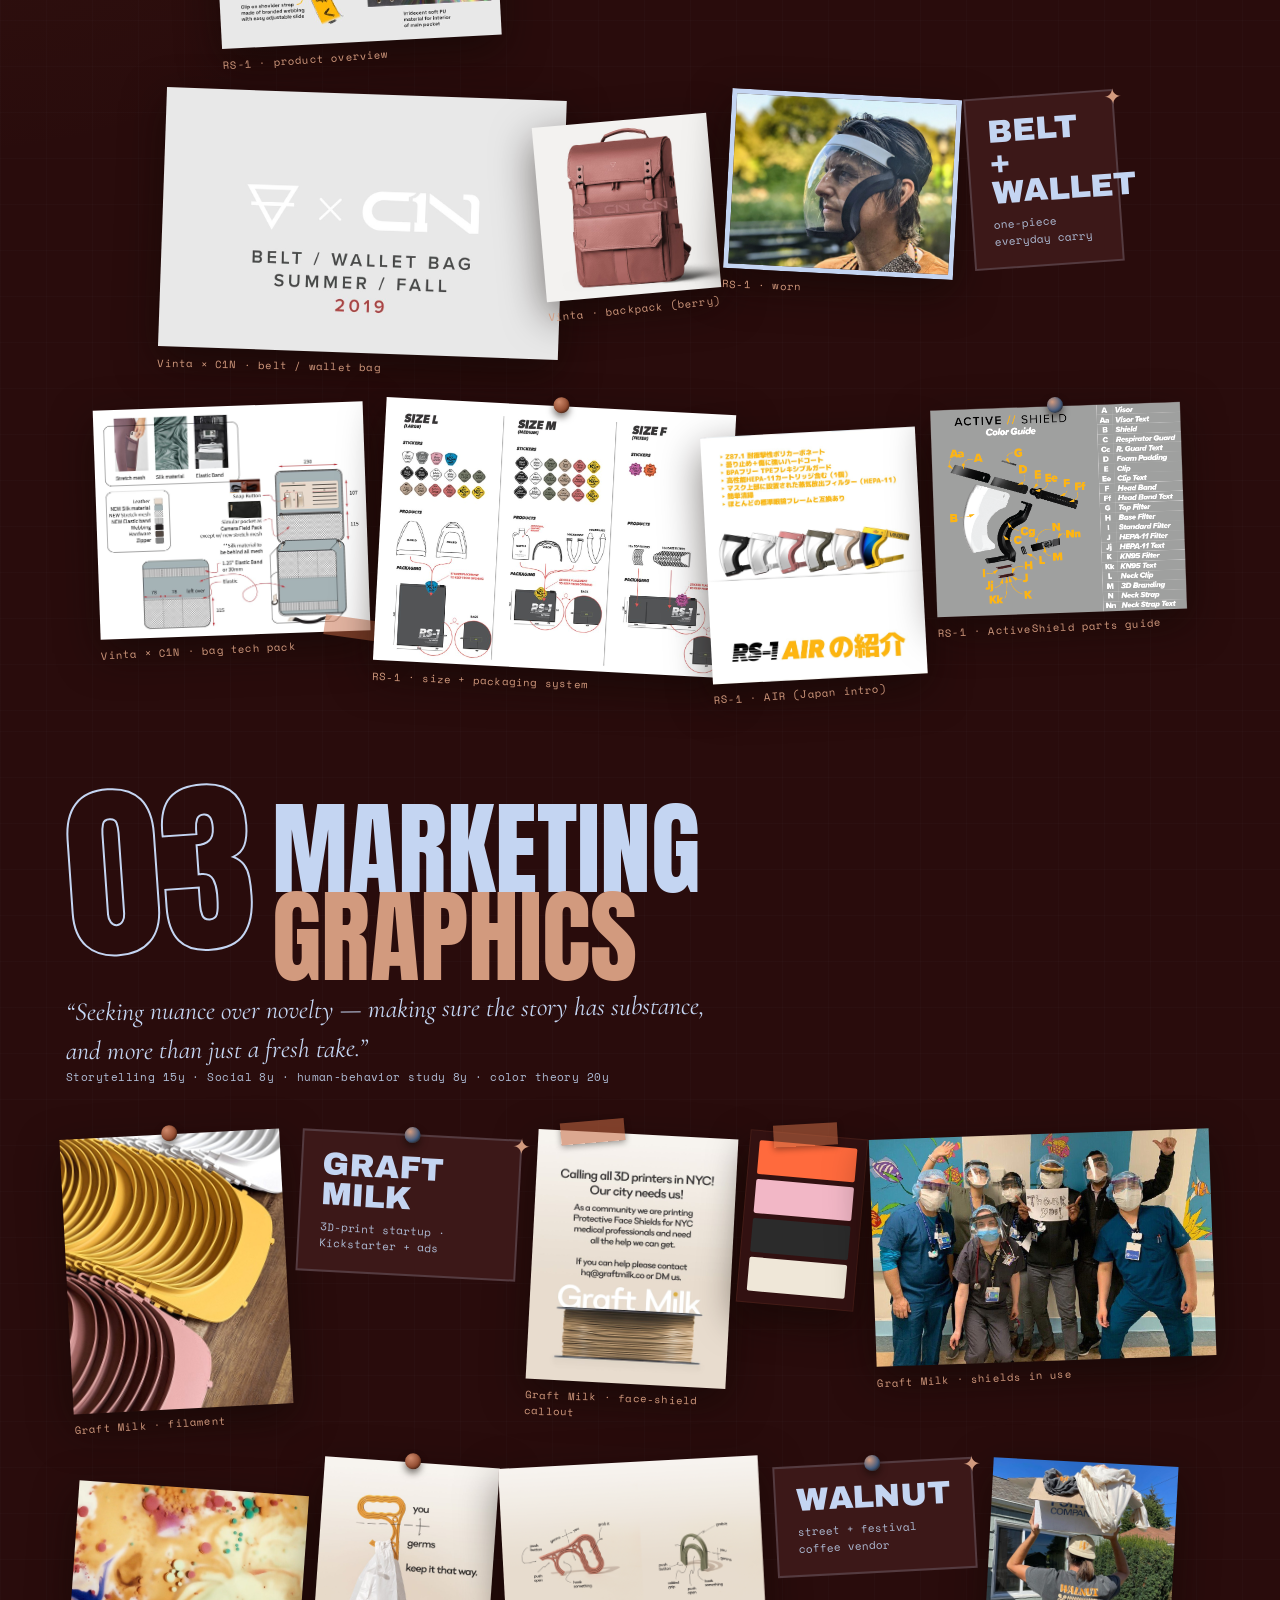
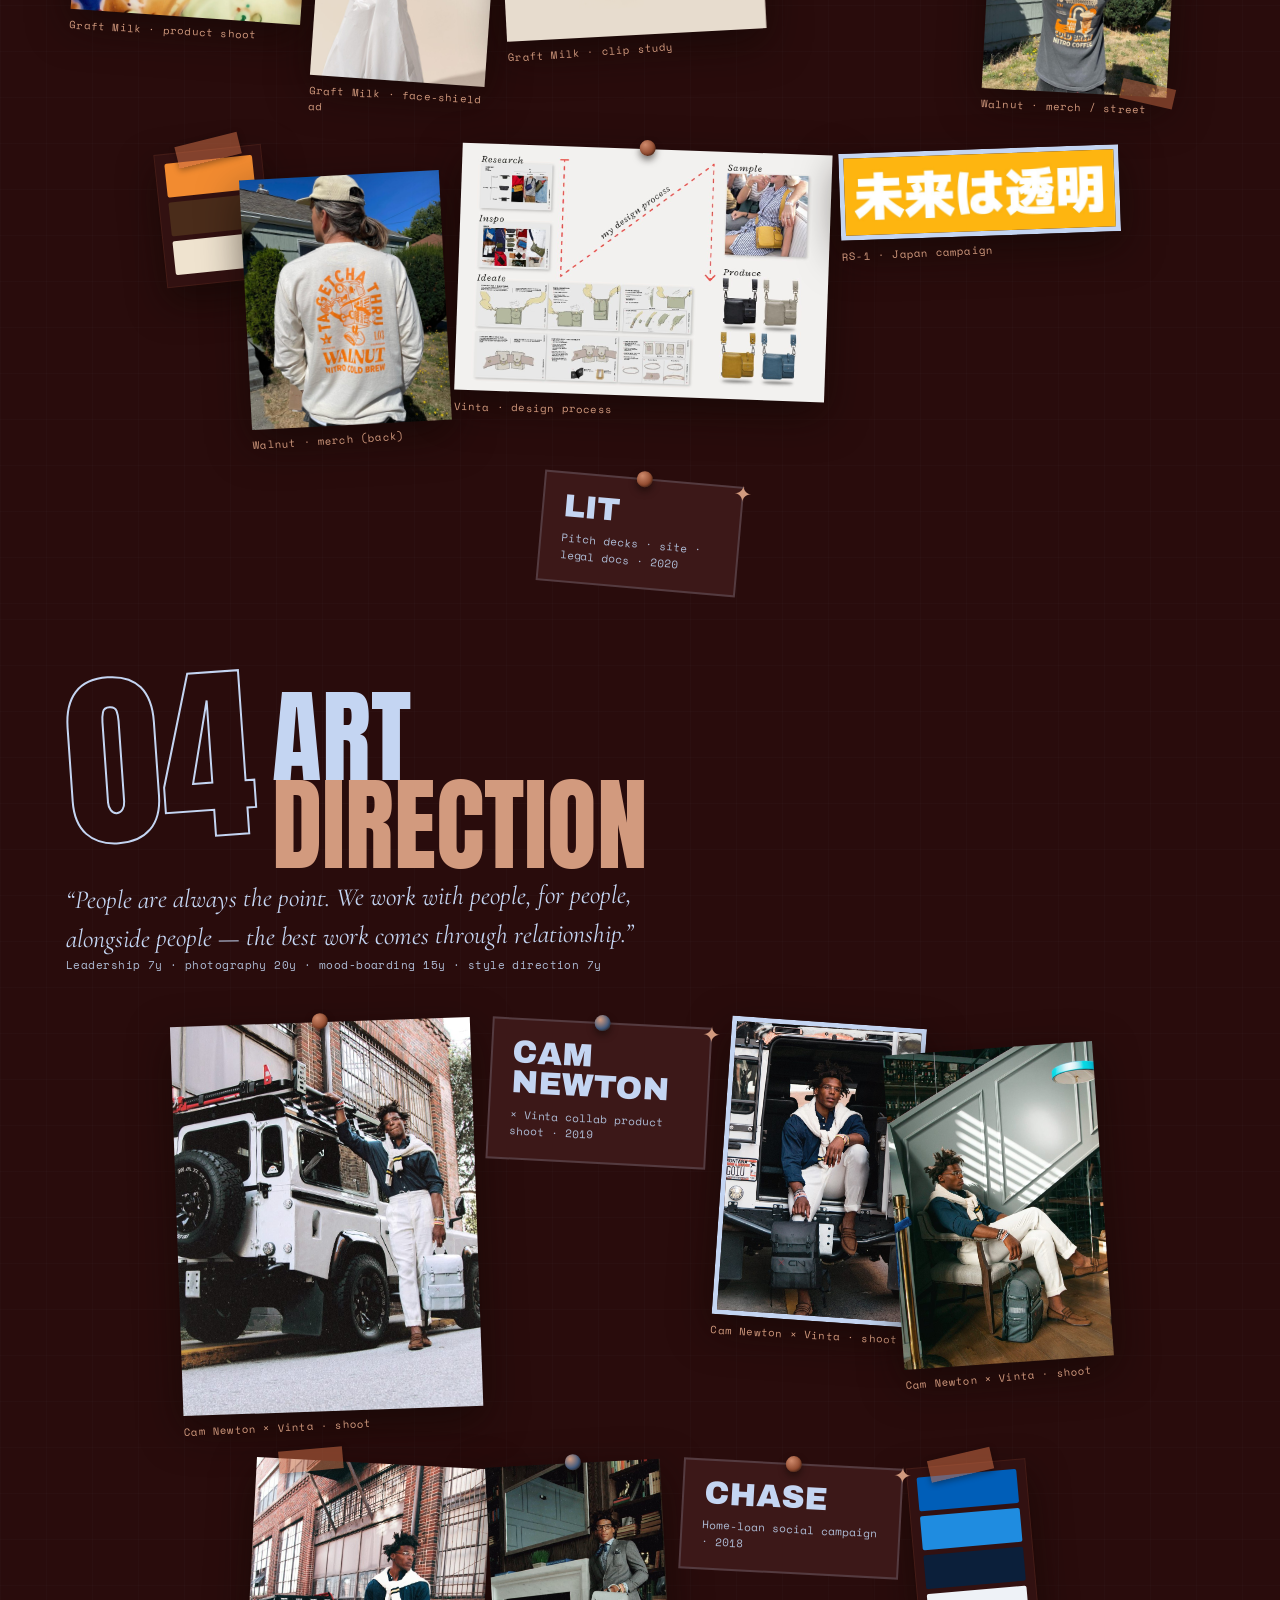
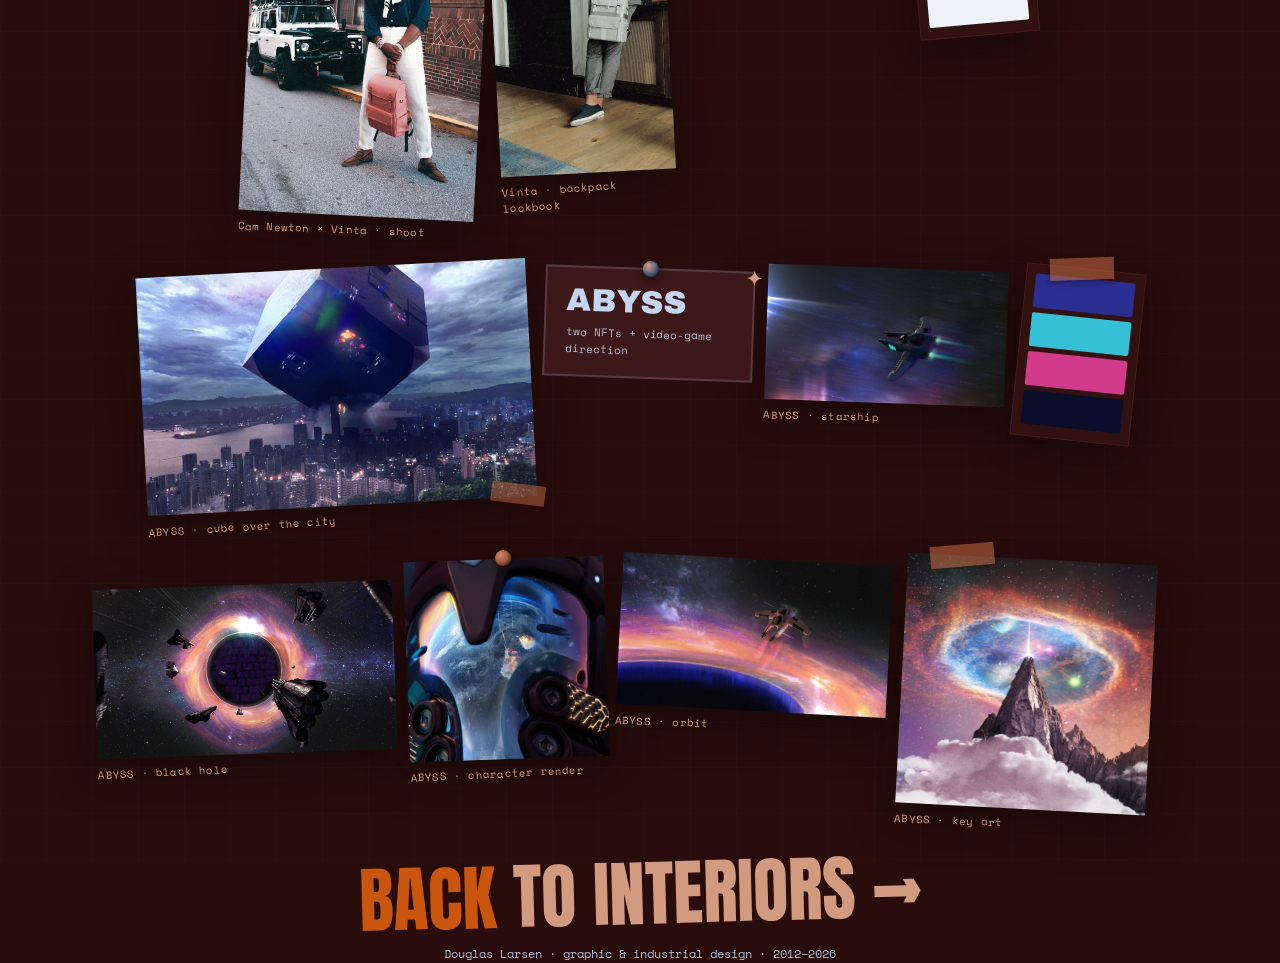
<file: additional.html>
<!DOCTYPE html>
<html lang="en">
<head>
<meta charset="UTF-8">
<meta name="viewport" content="width=device-width, initial-scale=1.0">
<title>Additional Design Work — Douglas Larsen</title>
<link rel="icon" href="favicon.svg" type="image/svg+xml">
<link rel="preconnect" href="https://fonts.googleapis.com">
<link rel="preconnect" href="https://fonts.gstatic.com" crossorigin>
<link href="https://fonts.googleapis.com/css2?family=Anton&family=Archivo+Black&family=Space+Mono:ital,wght@0,400;0,700;1,400&family=Cormorant:ital,wght@1,500;1,600&display=swap" rel="stylesheet">
<style>
  :root{
    --navy:#290c0c; --navy2:#321111; --panel:#3c1818;
    --orange:#c4d5f2; --yellow:#d29a7e; --white:#c4d5f2; --dim:#aebcd5;
    --mono:'Space Mono',monospace; --black:'Archivo Black',sans-serif; --anton:'Anton',sans-serif;
  }
  *{margin:0;padding:0;box-sizing:border-box}
  html{scroll-behavior:smooth}
  body{background:var(--navy);color:var(--white);font-family:var(--mono);line-height:1.5;overflow-x:hidden;
    background-image:radial-gradient(1000px 700px at 80% -5%,rgba(199,107,68,.10),transparent 60%),radial-gradient(900px 700px at -5% 40%,rgba(199,107,68,.06),transparent 60%)}
  a{color:inherit;text-decoration:none}
  img{display:block;max-width:100%}
  .grain{position:fixed;inset:0;pointer-events:none;z-index:80;opacity:.05;mix-blend-mode:overlay;
    background-image:url("data:image/svg+xml,%3Csvg xmlns='http://www.w3.org/2000/svg' width='160' height='160'%3E%3Cfilter id='n'%3E%3CfeTurbulence type='fractalNoise' baseFrequency='0.85' numOctaves='2'/%3E%3C/filter%3E%3Crect width='100%25' height='100%25' filter='url(%23n)'/%3E%3C/svg%3E")}
  .wrap{max-width:1200px;margin:0 auto;padding:0 26px}

  nav{display:flex;justify-content:space-between;align-items:center;padding:18px 26px;position:sticky;top:0;z-index:60;
    background:linear-gradient(var(--navy),rgba(41,26,21,.92));backdrop-filter:blur(3px)}
  .back{font-family:var(--mono);font-size:12px;color:var(--yellow);border:1px solid rgba(199,107,68,.4);padding:8px 14px;border-radius:2px;transform:rotate(-1deg)}
  .back:hover{background:var(--yellow);color:var(--navy)}
  .tag{font-family:var(--mono);font-size:11px;color:var(--dim);letter-spacing:.1em}

  /* hero */
  .hero{padding:70px 26px 30px;position:relative}
  .psst{font-family:var(--black);color:var(--orange);font-size:13px;letter-spacing:.3em;text-transform:uppercase;transform:rotate(-2deg);display:inline-block}
  .hero h1{font-family:var(--anton);text-transform:uppercase;line-height:.86;letter-spacing:.01em;margin:10px 0 0;
    font-size:clamp(52px,13vw,168px)}
  .hero h1 .b{color:var(--yellow)} .hero h1 .o{color:var(--orange)}
  .hero h1 .tilt{display:inline-block;transform:rotate(-3deg)}
  .note{font-family:var(--mono);max-width:540px;margin-top:26px;color:var(--white);font-size:14px;border-left:3px solid var(--orange);padding-left:16px;transform:rotate(.4deg)}
  .note b{color:var(--yellow)}
  .ghostword{position:absolute;font-family:var(--anton);text-transform:uppercase;color:transparent;-webkit-text-stroke:1px rgba(199,107,68,.10);z-index:0;pointer-events:none;line-height:.8}

  /* category */
  .cat{padding:64px 0 20px;position:relative}
  .cathead{display:flex;align-items:flex-start;gap:18px;flex-wrap:wrap;margin-bottom:8px}
  .cathead .num{font-family:var(--anton);font-size:clamp(70px,15vw,190px);line-height:.8;color:transparent;-webkit-text-stroke:2px var(--orange);transform:rotate(-4deg)}
  .cathead .ttl{font-family:var(--anton);text-transform:uppercase;font-size:clamp(38px,8vw,104px);line-height:.86;color:var(--white);margin-top:10px}
  .cathead .ttl em{font-style:normal;color:var(--yellow)}
  .quote{font-family:'Cormorant',serif;font-style:italic;font-size:clamp(18px,2.4vw,26px);color:var(--white);max-width:640px;margin:4px 0 2px;transform:rotate(-.6deg)}
  .skills{font-family:var(--mono);font-size:11px;color:var(--dim);letter-spacing:.04em;margin-bottom:26px}

  /* messy pile */
  .pile{display:flex;flex-wrap:wrap;align-items:flex-start;justify-content:center;gap:30px 12px;padding:22px 0 10px}
  .bit{position:relative;flex:none}
  .bit:hover{z-index:20}
  .bit.ov{margin-left:-34px;margin-top:26px}
  @media(max-width:720px){.bit.ov{margin-left:0;margin-top:0}}
  .bit img{width:100%;height:auto;box-shadow:0 14px 40px rgba(15,8,4,.55);background:var(--navy2)}
  .bit .cap{font-family:var(--mono);font-size:10.5px;color:var(--yellow);margin-top:7px;letter-spacing:.02em;transform:rotate(-.8deg)}
  .bit.frame img{border:5px solid var(--white)}
  .bit.tape::before{content:"";position:absolute;top:-11px;left:22px;width:64px;height:22px;background:rgba(199,107,68,.55);transform:rotate(-8deg);z-index:3;box-shadow:0 2px 6px rgba(15,8,4,.4)}
  .bit.tape2::after{content:"";position:absolute;bottom:16px;right:-8px;width:54px;height:20px;background:rgba(199,107,68,.5);transform:rotate(10deg);z-index:3}
  /* text-only project cards */
  .card{flex:none;padding:18px 20px;border:2px solid rgba(196,213,242,.18);background:var(--panel);position:relative;z-index:4}
  .card .n{font-family:var(--black);text-transform:uppercase;font-size:clamp(20px,3vw,32px);line-height:.95;color:var(--white)}
  .card .n .hl{color:var(--orange)}
  .card .s{font-family:var(--mono);font-size:11px;color:var(--dim);margin-top:8px}
  .card::before{content:"✦";position:absolute;top:-12px;right:-10px;color:var(--yellow);font-size:22px}
  /* pinboard bits */
  .bit.pin::after,.bit.pin2::after{content:"";position:absolute;top:-9px;left:50%;transform:translateX(-50%);width:16px;height:16px;border-radius:50%;z-index:6;
    background:radial-gradient(circle at 34% 30%,#cf8a6c,#8f492e 62%,#46271e);box-shadow:0 4px 7px rgba(15,8,4,.55),inset -1px -1px 2px rgba(15,8,4,.35)}
  .bit.pin2::after{background:radial-gradient(circle at 34% 30%,#d29a7e,#415a7e 60%,#402d25)}
  .swatchcard{background:var(--navy2);padding:9px 9px 11px;box-shadow:0 16px 36px rgba(15,8,4,.55);border:1px solid rgba(199,107,68,.12)}
  .swatchcard .sw{height:34px;border-radius:2px;margin-bottom:5px;position:relative}
  .swatchcard .sw:last-child{margin-bottom:0}
  .swatchcard .sw span{position:absolute;left:6px;bottom:3px;font-family:var(--mono);font-size:8px;color:rgba(199,107,68,.62);letter-spacing:.02em}
  .cat::before{content:"";position:absolute;inset:0;pointer-events:none;z-index:0;opacity:.6;
    background-image:linear-gradient(rgba(196,213,242,.03) 1px,transparent 1px),linear-gradient(90deg,rgba(196,213,242,.03) 1px,transparent 1px);background-size:46px 46px}
  .cat .wrap{position:relative;z-index:1}

  footer{padding:70px 0 50px;text-align:center;position:relative}
  footer .big{font-family:var(--anton);text-transform:uppercase;font-size:clamp(30px,6vw,72px);line-height:.9;color:var(--orange);transform:rotate(-1.5deg)}
  footer .big a{color:var(--yellow)}
  footer .sub{font-family:var(--mono);font-size:12px;color:var(--dim);margin-top:18px}

  @media(max-width:720px){
    .bit{max-width:82vw}
    .cathead .num{font-size:78px}
  }

  ::selection{background:var(--orange);color:var(--navy)}
  :focus-visible{outline:3px solid var(--yellow);outline-offset:5px}
  html{scroll-padding-top:100px}
  @media(prefers-reduced-motion:reduce){
    html{scroll-behavior:auto}
    *,*::before,*::after{animation:none!important;transition:none!important}
    .reveal,.sk,.card{opacity:1;transform:none}
  }
  @media(max-width:480px){nav:not(.rail){gap:12px;flex-wrap:wrap}.brand{letter-spacing:.12em}}

  @media(max-width:480px){.hero h1{font-size:clamp(38px,11vw,52px)}}
  @media(max-width:480px){.ghostword{display:none}}
</style>
<link rel="stylesheet" href="site-theme.css">
<script src="site-storage.js"></script>
</head>
<body>
<div class="grain"></div>

<nav>
  <span class="tag">DL // back room · graphic + industrial</span>
  <a class="back" href="index.html">back</a>
</nav>

<header class="hero wrap">
  <span class="ghostword" style="top:-10px;right:-20px;font-size:26vw">EXTRAS</span>
  <span class="psst">Psst — you found it</span>
  <h1><span class="tilt">Additional</span><br><span class="o">Design</span> <span class="b">Work</span></h1>
  <p class="note">designing across disciplines makes the work better — <b>interiors, graphics, and industrial design</b> each sharpen the others, so every project gains more tools, more perspective, and stronger solutions. logos, product, packaging, campaigns, a couple NFTs, and a shoot with a quarterback. dig around.</p>
</header>

<main id="piles"></main>

<footer class="wrap">
  <div class="big"><a href="index.html"><span style="color:#c9560c">back</span> to interiors →</a></div>
  <div class="sub">Douglas Larsen · graphic &amp; industrial design · 2012–2026</div>
</footer>

<script>
const cats=[
  {num:"01", ttl:["Branding"],
   quote:"I tend to focus on the needs of clients and the facts of what their audience will best respond to — sometimes with trends, but always with classically good design.",
   skills:"Photoshop 15y · Illustrator 15y · InDesign 15y · After Effects 7y · identity + logo",
   bits:[
    {txt:1,name:["Butter ","Leaf"],sub:"Local bakery identity · 2022",w:300,r:-3,cls:"pin"},
    {sw:[["#e5e3d9","Cool Cream"],["#0d4238","NW Spruce"],["#a6803b","Optimistic Gold"],["#fac23b","Fresh Butter"]],w:150,r:5,cls:"tape"},
    {img:"takeheart_4.jpg",cap:"Take Heart · logo A",w:410,r:2,cls:"tape"},
    {img:"walnut_9.jpg",cap:"Walnut · cap",w:200,r:-5,cls:"pin"},
    {img:"takeheart_6.jpg",cap:"Take Heart · logo C",w:150,r:-7,cls:"ov"},
    {img:"walnut_2.jpg",cap:"Walnut · nitro pour",w:330,r:3,cls:"tape2"},
    {img:"takeheart_7.jpg",cap:"Take Heart · logo D",w:270,r:3},
    {txt:1,name:["Holy ","Smokes"],sub:"Wedding + art-film studio · 2022",w:280,r:2,cls:"pin2"},
    {txt:1,name:["smoke ","signals"],sub:"where the sacred meets the smoke",w:170,r:-4},
    {img:"takeheart_5.jpg",cap:"Take Heart · logo B",w:310,r:3,cls:"ov"},
    {img:"walnut_10.png",cap:"Walnut · Tagetcha mascot",w:230,r:-4,cls:"pin"},
    {img:"takeheart_3.jpg",cap:"Take Heart · color starts",w:230,r:-3},
    {img:"abyss_5.jpg",cap:"ABYSS · logo",w:250,r:-2,cls:"tape2"},
    {txt:1,name:["BFF ","OBJ"],sub:"Hand-blown glassware, funky vibe · 2022",w:300,r:-4,cls:"pin"},
    {sw:[["#402ee5",""],["#f0e026",""],["#f03d3d",""],["#03332e",""],["#c2ccf2",""]],w:126,r:6,cls:"tape"},
    {txt:1,name:["drink","ware"],sub:"top glass · liquid gold · ride the ripple",w:180,r:5},
    {img:"vinta_4.jpg",cap:"Vinta · logo",w:240,r:3,cls:"frame"},
    {img:"vinta_7.jpg",cap:"Vinta × RS-1 · logo lockups",w:340,r:-2,cls:"tape"},
    {img:"walnut_3.png",cap:"Walnut Nitro Coffee · logo",w:300,r:-3,cls:"pin2"},
    {img:"walnut_8.png",cap:"Walnut · mark",w:180,r:4,cls:"ov"},
    {img:"takeheart_1.jpg",cap:"Take Heart · brief",w:240,r:-2},
   ]},
  {num:"02", ttl:["Industrial","Design"],
   quote:"Good product design earns its shape from how people actually use it — then makes that shape feel inevitable.",
   skills:"Fusion 360 · Keyshot · SketchUp · packaging + tech-pack · prototyping",
   bits:[
    {img:"rs1_1.jpg",cap:"RS-1 · product overview",w:280,r:-3,cls:"pin"},
    {txt:1,name:["RS-1"],sub:"COVID-protection tech mask · 2021",w:200,r:4,cls:"pin2"},
    {img:"vinta_2.jpg",cap:"Vinta · backpack (olive)",w:220,r:3,cls:"tape"},
    {sw:[["#ff8200",""],["#e6b98f",""],["#111111",""],["#f0ece1",""]],w:120,r:-5,cls:"tape"},
    {img:"c1n_1.jpg",cap:"Vinta × C1N · belt / wallet bag",w:400,r:2},
    {img:"vinta_3.jpg",cap:"Vinta · backpack (berry)",w:175,r:-5,cls:"ov"},
    {img:"rs1_6.jpg",cap:"RS-1 · worn",w:230,r:3,cls:"frame"},
    {txt:1,name:["belt ","+ ","wallet"],sub:"one-piece everyday carry",w:150,r:-4},
    {img:"c1n_2.jpg",cap:"Vinta × C1N · bag tech pack",w:270,r:-2,cls:"tape2"},
    {img:"rs1_2.jpg",cap:"RS-1 · size + packaging system",w:350,r:3,cls:"pin"},
    {img:"rs1_5.jpg",cap:"RS-1 · AIR (Japan intro)",w:215,r:-3,cls:"ov"},
    {img:"rs1_4.png",cap:"RS-1 · ActiveShield parts guide",w:250,r:-2,cls:"pin2"},
   ]},
  {num:"03", ttl:["Marketing","Graphics"],
   quote:"Seeking nuance over novelty — making sure the story has substance, and more than just a fresh take.",
   skills:"Storytelling 15y · Social 8y · human-behavior study 8y · color theory 20y",
   bits:[
    {img:"gm_1.jpg",cap:"Graft Milk · filament",w:220,r:-3,cls:"pin"},
    {txt:1,name:["Graft ","Milk"],sub:"3D-print startup · Kickstarter + ads",w:220,r:3,cls:"pin2"},
    {img:"gm_2.jpg",cap:"Graft Milk · face-shield callout",w:200,r:3,cls:"tape"},
    {sw:[["#ff6a3d",""],["#f2b7c6",""],["#2b2b2b",""],["#efe7d8",""]],w:118,r:5,cls:"tape"},
    {img:"gm_3.jpg",cap:"Graft Milk · shields in use",w:340,r:-2},
    {img:"gm_6.jpg",cap:"Graft Milk · product shoot",w:230,r:4,cls:"ov"},
    {img:"gm_4.jpg",cap:"Graft Milk · face-shield ad",w:175,r:4,cls:"pin"},
    {img:"gm_5.png",cap:"Graft Milk · clip study",w:260,r:-3},
    {txt:1,name:["Walnut"],sub:"street + festival coffee vendor",w:200,r:-3,cls:"pin2"},
    {img:"walnut_4.jpg",cap:"Walnut · merch / street",w:185,r:3,cls:"tape2"},
    {sw:[["#f28b30",""],["#4a2c1a",""],["#efe3cf",""]],w:108,r:-6,cls:"tape"},
    {img:"walnut_6.jpg",cap:"Walnut · merch (back)",w:200,r:-3,cls:"ov"},
    {img:"vinta_6.jpg",cap:"Vinta · design process",w:370,r:2,cls:"pin"},
    {img:"rs1_3.jpg",cap:"RS-1 · Japan campaign",w:280,r:-2,cls:"frame"},
    {txt:1,name:["LIT"],sub:"Pitch decks · site · legal docs · 2020",w:200,r:5,cls:"pin"},
   ]},
  {num:"04", ttl:["Art","Direction"],
   quote:"People are always the point. We work with people, for people, alongside people — the best work comes through relationship.",
   skills:"Leadership 7y · photography 20y · mood-boarding 15y · style direction 7y",
   bits:[
    {img:"cam_3.jpg",cap:"Cam Newton × Vinta · shoot",w:300,r:-2,cls:"pin"},
    {txt:1,name:["Cam ","Newton"],sub:"× Vinta collab product shoot · 2019",w:220,r:3,cls:"pin2"},
    {img:"cam_2.jpg",cap:"Cam Newton × Vinta · shoot",w:195,r:4,cls:"frame"},
    {img:"cam_4.jpg",cap:"Cam Newton × Vinta · shoot",w:210,r:-4,cls:"ov"},
    {img:"cam_5.jpg",cap:"Cam Newton × Vinta · shoot",w:235,r:3,cls:"tape"},
    {img:"cam_1.jpg",cap:"Vinta · backpack lookbook",w:175,r:-3,cls:"pin2"},
    {txt:1,name:["Chase"],sub:"Home-loan social campaign · 2018",w:220,r:3,cls:"pin"},
    {sw:[["#005eb8",""],["#1f8ce0",""],["#0b1f3a",""],["#eef2f7",""]],w:120,r:-5,cls:"tape"},
    {img:"abyss_1.jpg",cap:"ABYSS · cube over the city",w:390,r:-3,cls:"tape2"},
    {txt:1,name:["ABYSS"],sub:"two NFTs + video-game direction",w:210,r:2,cls:"pin2"},
    {img:"abyss_2.jpg",cap:"ABYSS · starship",w:240,r:2},
    {sw:[["#2b2f8f",""],["#35c0d6",""],["#d13b8a",""],["#0b0e2a",""]],w:120,r:6,cls:"tape"},
    {img:"abyss_6.jpg",cap:"ABYSS · black hole",w:300,r:-2,cls:"ov"},
    {img:"abyss_3.jpg",cap:"ABYSS · character render",w:200,r:-2,cls:"pin"},
    {img:"abyss_8.jpg",cap:"ABYSS · orbit",w:270,r:3},
    {img:"abyss_4.jpg",cap:"ABYSS · key art",w:250,r:3,cls:"tape"},
   ]},
];
const piles=document.getElementById('piles');
cats.forEach(cat=>{
  const sec=document.createElement('section'); sec.className='cat';
  const w=document.createElement('div'); w.className='wrap';
  w.innerHTML=`<div class="cathead"><span class="num">${cat.num}</span>
    <span class="ttl">${cat.ttl[0]}${cat.ttl[1]?'<br><em>'+cat.ttl[1]+'</em>':''}</span></div>
    <div class="quote">“${cat.quote}”</div>
    <div class="skills">${cat.skills}</div>`;
  const pile=document.createElement('div'); pile.className='pile';
  cat.bits.forEach(b=>{
    const el=document.createElement('div');
    el.className='bit'+(b.cls?' '+b.cls:'');
    el.style.width=b.w+'px';
    el.style.transform='rotate('+b.r+'deg)';
    if(b.sw){
      el.classList.add('swatchcard');
      el.innerHTML=b.sw.map(c=>`<div class="sw" style="background:${c[0]}">${c[1]?'<span>'+c[1]+'</span>':''}</div>`).join('');
    } else if(b.txt){
      el.classList.add('card');
      el.innerHTML=`<div class="n">${b.name.map((s,i)=>i%2?'<span class="hl">'+s+'</span>':s).join('')}</div><div class="s">${b.sub}</div>`;
    } else {
      el.innerHTML=`<img src="assets/extras/${b.img}" alt="${b.cap}" loading="lazy"><div class="cap">${b.cap}</div>`;
    }
    pile.appendChild(el);
  });
  w.appendChild(pile); sec.appendChild(w); piles.appendChild(sec);
});
</script>
</body>
</html>
</file>
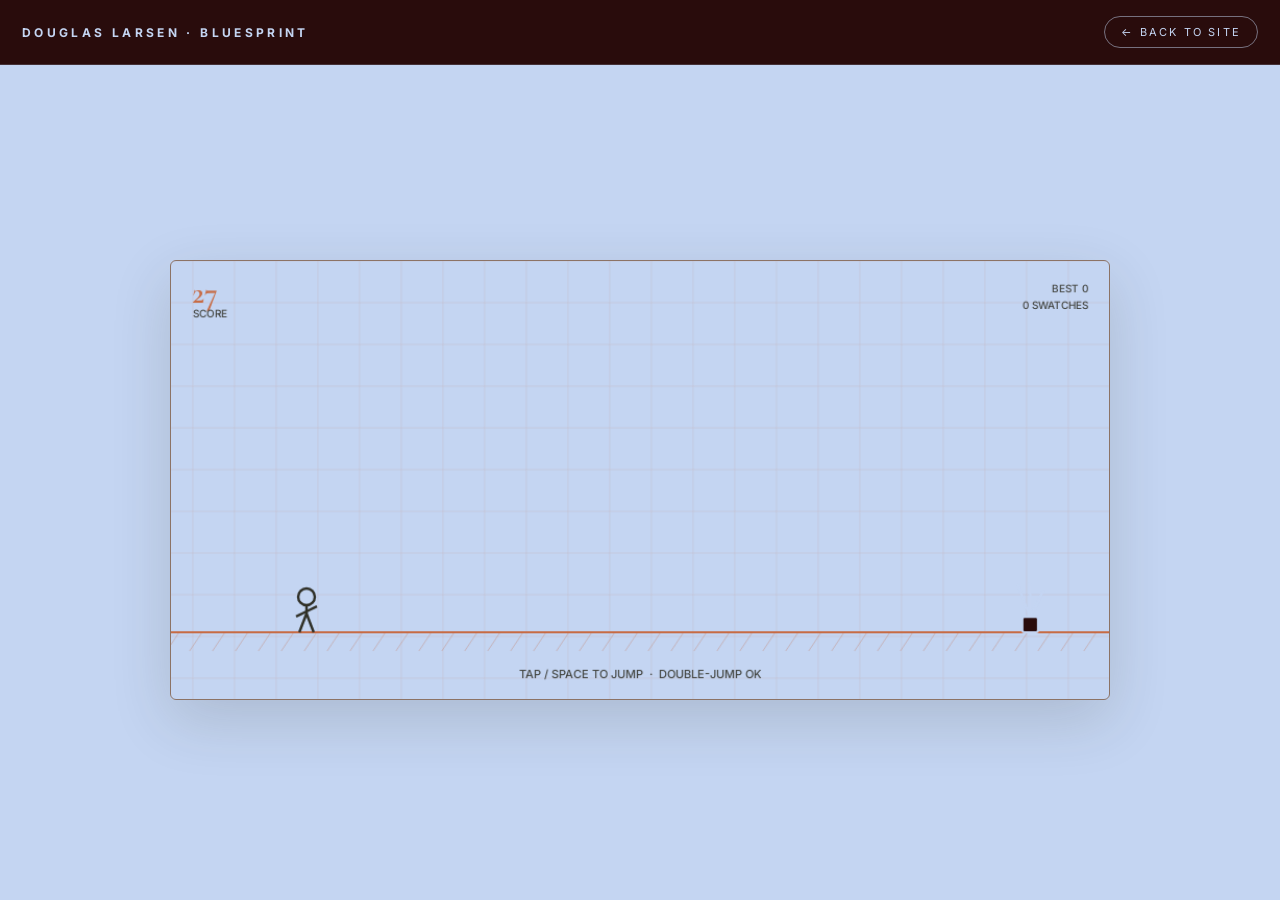
<file: blueprint-runner.html>
<!DOCTYPE html>
<html lang="en">
<head>
<meta charset="UTF-8">
<meta name="viewport" content="width=device-width, initial-scale=1.0">
<title>BlueSprint — Douglas Larsen</title>
<link rel="icon" href="favicon.svg" type="image/svg+xml">
<link rel="preconnect" href="https://fonts.googleapis.com">
<link rel="preconnect" href="https://fonts.gstatic.com" crossorigin>
<link href="https://fonts.googleapis.com/css2?family=Cormorant:wght@500;600&family=Inter:wght@400;500;600&display=swap" rel="stylesheet">
<style>
  :root{--paper:#c4d5f2;--blue:#c76b44;--blue-deep:#c76b44;--ink:#c76b44;--ink-soft:#c76b44;
    --serif:'Cormorant',Georgia,serif;--sans:'Inter',system-ui,sans-serif;}
  *{margin:0;padding:0;box-sizing:border-box}
  html,body{height:100%}
  body{background:var(--paper);color:var(--ink);font-family:var(--sans);overflow:hidden;
    display:flex;flex-direction:column;align-items:center;justify-content:center;-webkit-user-select:none;user-select:none;touch-action:none}
  a{color:inherit;text-decoration:none}
  .top{position:fixed;top:0;left:0;right:0;display:flex;align-items:center;justify-content:space-between;padding:16px 22px;z-index:5}
  .brand{font-size:12px;letter-spacing:.28em;text-transform:uppercase;font-weight:700}
  .brand b{color:var(--blue)}
  .back{font-size:11px;letter-spacing:.2em;text-transform:uppercase;color:var(--ink-soft);border:1px solid rgba(199,107,68,.18);border-radius:40px;padding:8px 16px}
  .back:hover{border-color:var(--blue);color:var(--blue)}
  .stage{position:relative;width:min(92vw,940px);box-shadow:0 20px 60px rgba(199,107,68,.14);border:1px solid rgba(199,107,68,.18);border-radius:6px;overflow:hidden}
  canvas{display:block;width:100%;height:auto}
  .over{position:absolute;inset:0;background:rgba(196,213,242,.93);display:none;flex-direction:column;align-items:center;justify-content:center;text-align:center;padding:24px}
  .over.show{display:flex}
  .over h1{font-family:var(--serif);font-size:clamp(38px,6vw,58px);font-weight:600;line-height:1;text-transform:uppercase}
  .over .big{font-family:var(--serif);font-size:clamp(56px,10vw,84px);color:var(--blue);line-height:1;margin:6px 0}
  .over p{color:var(--ink-soft);font-size:14px;letter-spacing:.02em}
  .btn{margin-top:20px;display:inline-block;font-size:12px;letter-spacing:.2em;text-transform:uppercase;font-weight:500;
    padding:14px 32px;border:1px solid var(--blue);color:#c4d5f2;background:var(--blue);border-radius:40px;cursor:pointer;pointer-events:auto}
  .btn:hover{background:var(--blue-deep)}
  .btn.ghost{background:none;color:var(--blue);margin-left:8px}
  .btn.ghost:hover{background:var(--blue);color:#c4d5f2}

  :focus-visible{outline:3px solid #c76b44;outline-offset:5px}
  html{scroll-padding-top:100px}
  @media(prefers-reduced-motion:reduce){
    html{scroll-behavior:auto}
    *,*::before,*::after{animation:none!important;transition:none!important}
    .reveal,.sk,.card{opacity:1;transform:none}
  }
  @media(max-width:480px){nav:not(.rail){gap:12px;flex-wrap:wrap}.brand{letter-spacing:.12em}}
</style>
<link rel="stylesheet" href="site-theme.css">
<link rel="stylesheet" href="game-theme.css">
<script src="site-storage.js"></script>
</head>
<body>
  <div class="top">
    <div class="brand">Douglas <b>Larsen</b> · BlueSprint</div>
    <a class="back" href="index.html">← Back to site</a>
  </div>
  <div class="stage">
    <canvas id="c" width="900" height="420"></canvas>
    <div class="over" id="over">
      <h1>Crash!</h1>
      <div class="big" id="final">0</div>
      <p id="msg">You ran into the furniture.</p>
      <div>
        <button class="btn" id="again">Run Again</button>
        <a class="btn ghost" href="index.html">Exit</a>
      </div>
    </div>
  </div>
<script>
const cv=document.getElementById('c'), ctx=cv.getContext('2d');
const W=900,H=420, GROUND=H-64;
const BLUE='#c76b44', DEEP='#2f2f26', CREAM='#c4d5f2';
const SWATCH=['#290c0c','#2f2f26','#8c7366','#c4d5f2','#c76b44'];
let dpr=Math.min(window.devicePixelRatio||1,2);
cv.width=W*dpr; cv.height=H*dpr; ctx.scale(dpr,dpr);

let runner, obs, swatches, speed, dist, picks, frame, over, best, spawnT, swT, shake;
best=Number(siteStorage.getItem('br_best')||0);

function reset(){
  runner={x:130,y:GROUND,vy:0,w:26,h:42,onGround:true,jumps:0,run:0};
  obs=[]; swatches=[]; speed=4.2; dist=0; picks=0; frame=0; over=false;
  spawnT=40; swT=90; shake=0;
  document.getElementById('over').classList.remove('show');
}
function jump(){
  if(over) return;
  if(runner.jumps<2){ runner.vy=-16.5; runner.onGround=false; runner.jumps++; blip(520,0.05); }
}
const OBS_DIM={lamp:[22,64],chair:[42,46],diningchair:[34,52],armchair:[54,44],
  sofa:[94,40],loveseat:[68,40],bench:[72,26],table:[60,28],plant:[34,46],stool:[26,28]};
// bag weighted toward chairs & sofas
const OBS_BAG=['chair','chair','diningchair','armchair','armchair','sofa','sofa','loveseat','loveseat','bench','table','lamp','plant','stool'];
function spawnObstacle(){
  const kind=OBS_BAG[(Math.random()*OBS_BAG.length)|0];
  const [w,h]=OBS_DIM[kind];
  obs.push({x:W+20,w,h,kind,color:SWATCH[(Math.random()*SWATCH.length)|0]});
  // next spawn: gap scales with speed so it's always clearable
  spawnT=Math.max(50, (156 - speed*4) + Math.random()*70);
}
function spawnSwatch(){
  const y=GROUND-70-Math.random()*80;
  swatches.push({x:W+20,y,r:10,c:SWATCH[(Math.random()*SWATCH.length)|0],got:false});
  swT=70+Math.random()*90;
}
function hit(a,ox,oy,ow,oh){ // AABB vs runner (a)
  return a.x-a.w/2< ox+ow && a.x+a.w/2>ox && a.y-a.h< oy+oh && a.y>oy;
}
function gameOver(){
  over=true; shake=14;
  if(Math.floor(score())>best){best=Math.floor(score());siteStorage.setItem('br_best',best);}
  document.getElementById('final').textContent=Math.floor(score());
  document.getElementById('msg').textContent=`Distance ${Math.floor(dist/10)} · ${picks} swatches · Best ${best}`;
  document.getElementById('over').classList.add('show');
  crash();
}
function score(){ return dist/10 + picks*5; }

function update(){
  if(over) return;
  frame++; dist+=speed; speed+=0.0025;
  // runner physics
  runner.vy+=0.86; runner.y+=runner.vy;
  if(runner.y>=GROUND){ runner.y=GROUND; runner.vy=0; runner.onGround=true; runner.jumps=0; }
  runner.run=(runner.run+ (runner.onGround?0.35:0.12))%(Math.PI*2);
  // obstacles
  if(--spawnT<=0) spawnObstacle();
  for(const o of obs){ o.x-=speed; if(hit(runner,o.x,GROUND-o.h,o.w,o.h)) return gameOver(); }
  obs=obs.filter(o=>o.x+o.w>-10);
  // swatches
  if(--swT<=0) spawnSwatch();
  for(const s of swatches){ s.x-=speed;
    if(!s.got && Math.abs(s.x-runner.x)<s.r+runner.w/2 && Math.abs(s.y-(runner.y-runner.h/2))<s.r+runner.h/2){
      s.got=true; picks++; blip(880,0.06); setTimeout(()=>blip(1180,0.05),40);
    }
  }
  swatches=swatches.filter(s=>s.x>-20 && !s.got);
  if(shake>0) shake*=0.9;
}

function draw(){
  ctx.clearRect(0,0,W,H);
  ctx.save();
  if(shake>0.3) ctx.translate((Math.random()-0.5)*shake,(Math.random()-0.5)*shake);
  // blueprint grid
  ctx.strokeStyle='rgba(199,107,68,.10)'; ctx.lineWidth=1;
  const off=(dist*0.5)%40;
  for(let x=-off;x<W;x+=40){ctx.beginPath();ctx.moveTo(x,0);ctx.lineTo(x,H);ctx.stroke();}
  for(let y=0;y<H;y+=40){ctx.beginPath();ctx.moveTo(0,y);ctx.lineTo(W,y);ctx.stroke();}
  // ground
  ctx.strokeStyle=BLUE; ctx.lineWidth=2;
  ctx.beginPath(); ctx.moveTo(0,GROUND); ctx.lineTo(W,GROUND); ctx.stroke();
  // ground hatch
  ctx.strokeStyle='rgba(199,107,68,.3)'; ctx.lineWidth=1;
  for(let x=-((dist*1)%22);x<W;x+=22){ctx.beginPath();ctx.moveTo(x,GROUND);ctx.lineTo(x-12,GROUND+18);ctx.stroke();}
  // swatches
  for(const s of swatches){ if(s.got)continue;
    ctx.fillStyle=s.c; ctx.strokeStyle=DEEP; ctx.lineWidth=2;
    ctx.beginPath(); ctx.rect(s.x-s.r,s.y-s.r,s.r*2,s.r*2); ctx.fill(); ctx.stroke();
  }
  // obstacles (blueprint furniture)
  ctx.lineWidth=2; ctx.strokeStyle=BLUE; ctx.fillStyle='rgba(199,107,68,.06)';
  for(const o of obs) drawFurniture(o);
  // runner
  drawRunner(runner);
  ctx.restore();
  // HUD
  ctx.fillStyle=BLUE; ctx.font='600 30px Cormorant, serif';
  ctx.textAlign='left'; ctx.fillText(Math.floor(score()), 20, 40);
  ctx.fillStyle='rgba(47,47,38,.85)'; ctx.font='500 10px Inter, sans-serif';
  ctx.fillText('SCORE', 21, 54);
  ctx.textAlign='right'; ctx.fillStyle='rgba(47,47,38,.85)';
  ctx.fillText('BEST '+best, W-20, 30);
  ctx.fillText(picks+' SWATCHES', W-20, 46);
  ctx.textAlign='center'; ctx.fillStyle='rgba(47,47,38,.85)';
  if(frame<160){ ctx.font='500 11px Inter, sans-serif'; ctx.fillText('TAP / SPACE TO JUMP  ·  DOUBLE-JUMP OK', W/2, H-20); }
}
function rrp(c,x,y,w,h,r){r=Math.min(r,w/2,h/2);c.beginPath();c.moveTo(x+r,y);c.arcTo(x+w,y,x+w,y+h,r);c.arcTo(x+w,y+h,x,y+h,r);c.arcTo(x,y+h,x,y,r);c.arcTo(x,y,x+w,y,r);c.closePath();}
function drawFurniture(o){
  const c=ctx, x=o.x, w=o.w, h=o.h, b=GROUND, t=b-h;
  c.lineWidth=2; c.strokeStyle=(o.color==='#290c0c'||o.color==='#2f2f26')?CREAM:DEEP; c.fillStyle=o.color;
  const rr=(a,y2,ww,hh,r)=>{rrp(c,a,y2,ww,hh,r||2);c.fill();c.stroke();};
  const ln=(x1,y1,x2,y2)=>{c.save();c.strokeStyle=DEEP;c.beginPath();c.moveTo(x1,y1);c.lineTo(x2,y2);c.stroke();c.restore();};
  if(o.kind==='chair'){
    const s=b-h*0.5;
    rr(x,s,w,h*0.16,3);            // seat
    rr(x,t,w*0.24,h*0.55,3);       // backrest
    ln(x+5,s,x+5,b); ln(x+w-5,s+h*0.16,x+w-5,b);
  } else if(o.kind==='diningchair'){
    const s=b-h*0.42;
    rr(x,s,w,h*0.14,2);
    rr(x,t,w*0.2,h*0.6,2);
    for(let i=1;i<3;i++) ln(x+w*0.04,t+h*0.6*i/3,x+w*0.16,t+h*0.6*i/3);
    ln(x+5,s+h*0.14,x+5,b); ln(x+w-5,s+h*0.14,x+w-5,b);
  } else if(o.kind==='armchair'){
    const s=b-h*0.5;
    rr(x,t,w,h,8);                 // body
    rr(x+w*0.16,s,w*0.68,h*0.34,4);// seat cushion
    rr(x,s-h*0.06,w*0.16,h*0.5,4); // left arm
    rr(x+w*0.84,s-h*0.06,w*0.16,h*0.5,4);
    ln(x+7,b-4,x+7,b); ln(x+w-7,b-4,x+w-7,b);
  } else if(o.kind==='sofa'||o.kind==='loveseat'){
    const seats=o.kind==='sofa'?3:2, s=b-h*0.52, iw=w*0.8, sx=x+w*0.1;
    rr(x,t,w,h*0.72,8);            // back mass
    rr(x,s,w,h*0.34,6);           // seat base
    rr(x,s-h*0.08,w*0.1,h*0.5,4); // left arm
    rr(x+w*0.9,s-h*0.08,w*0.1,h*0.5,4);
    for(let i=0;i<seats;i++){
      rr(sx+iw*i/seats+2,s-h*0.02,iw/seats-4,h*0.2,3);   // seat cushions
      rr(sx+iw*i/seats+2,t+3,iw/seats-4,h*0.34,3);       // back cushions
    }
    ln(x+8,b-5,x+8,b); ln(x+w-8,b-5,x+w-8,b);
  } else if(o.kind==='bench'){
    const s=b-h*0.55;
    rr(x,s,w,h*0.22,2);
    for(let i=1;i<4;i++) ln(x+w*i/4,s,x+w*i/4,s+h*0.22);
    ln(x+6,s+h*0.22,x+6,b); ln(x+w-6,s+h*0.22,x+w-6,b);
  } else if(o.kind==='lamp'){
    ln(x+w/2,t+h*0.22,x+w/2,b);
    c.beginPath(); c.moveTo(x,t+h*0.22); c.lineTo(x+w,t+h*0.22); c.lineTo(x+w*0.5,t); c.closePath(); c.fill(); c.stroke();
    ln(x+w*0.3,b,x+w*0.7,b);
  } else if(o.kind==='plant'){
    rr(x+w*0.28,b-h*0.32,w*0.44,h*0.32,2);
    c.beginPath(); c.moveTo(x+w*0.5,b-h*0.32); c.lineTo(x+w*0.14,t);
    c.moveTo(x+w*0.5,b-h*0.32); c.lineTo(x+w*0.86,t+h*0.14);
    c.moveTo(x+w*0.5,b-h*0.32); c.lineTo(x+w*0.5,t-2); c.stroke();
  } else if(o.kind==='table'){
    rr(x,t,w,h*0.28,2);
    ln(x+6,t+h*0.28,x+6,b); ln(x+w-6,t+h*0.28,x+w-6,b);
  } else { // stool
    rr(x,b-h*0.42,w,h*0.2,3); ln(x+5,b-h*0.22,x+5,b); ln(x+w-5,b-h*0.22,x+w-5,b);
  }
}
function drawRunner(r){
  const cx=r.x, hipY=r.y-18, headY=r.y-r.h;
  ctx.strokeStyle=DEEP; ctx.fillStyle=CREAM; ctx.lineWidth=2.4;
  // head
  ctx.beginPath(); ctx.arc(cx,headY+8,8,0,Math.PI*2); ctx.fill(); ctx.stroke();
  // body
  ctx.beginPath(); ctx.moveTo(cx,headY+16); ctx.lineTo(cx,hipY); ctx.stroke();
  // arms
  const sw=Math.sin(r.run)*7;
  ctx.beginPath(); ctx.moveTo(cx,headY+22); ctx.lineTo(cx+10,headY+22+sw); ctx.moveTo(cx,headY+22); ctx.lineTo(cx-10,headY+22-sw); ctx.stroke();
  // legs (run cycle)
  const l=Math.sin(r.run)*10, l2=Math.sin(r.run+Math.PI)*10;
  ctx.beginPath(); ctx.moveTo(cx,hipY); ctx.lineTo(cx+l,r.y); ctx.moveTo(cx,hipY); ctx.lineTo(cx+l2,r.y); ctx.stroke();
}

let actx; try{actx=new (window.AudioContext||window.webkitAudioContext)();}catch(e){}
function tone(f,d,t,g){ if(!actx)return; const o=actx.createOscillator(),ga=actx.createGain();
  o.type=t||'sine';o.frequency.value=f;ga.gain.value=g||0.05;o.connect(ga);ga.connect(actx.destination);
  o.start();ga.gain.exponentialRampToValueAtTime(0.0001,actx.currentTime+d);o.stop(actx.currentTime+d);}
function blip(f,d){tone(f,d,'square',0.045);}
function crash(){tone(140,0.3,'sawtooth',0.08);setTimeout(()=>tone(90,0.4,'sawtooth',0.07),110);}

function press(e){ if(e.target.closest('a,button,input'))return; if(e.type==='keydown'&&e.code!=='Space'&&e.code!=='ArrowUp')return; if(e.cancelable)e.preventDefault();
  if(actx&&actx.state==='suspended')actx.resume();
  if(over)return; jump(); }
window.addEventListener('pointerdown',press);
window.addEventListener('keydown',press);
document.getElementById('again').addEventListener('click',(e)=>{e.stopPropagation();reset();});

function loop(){ update(); draw(); requestAnimationFrame(loop); }
reset(); loop();
</script>
</body>
</html>
</file>
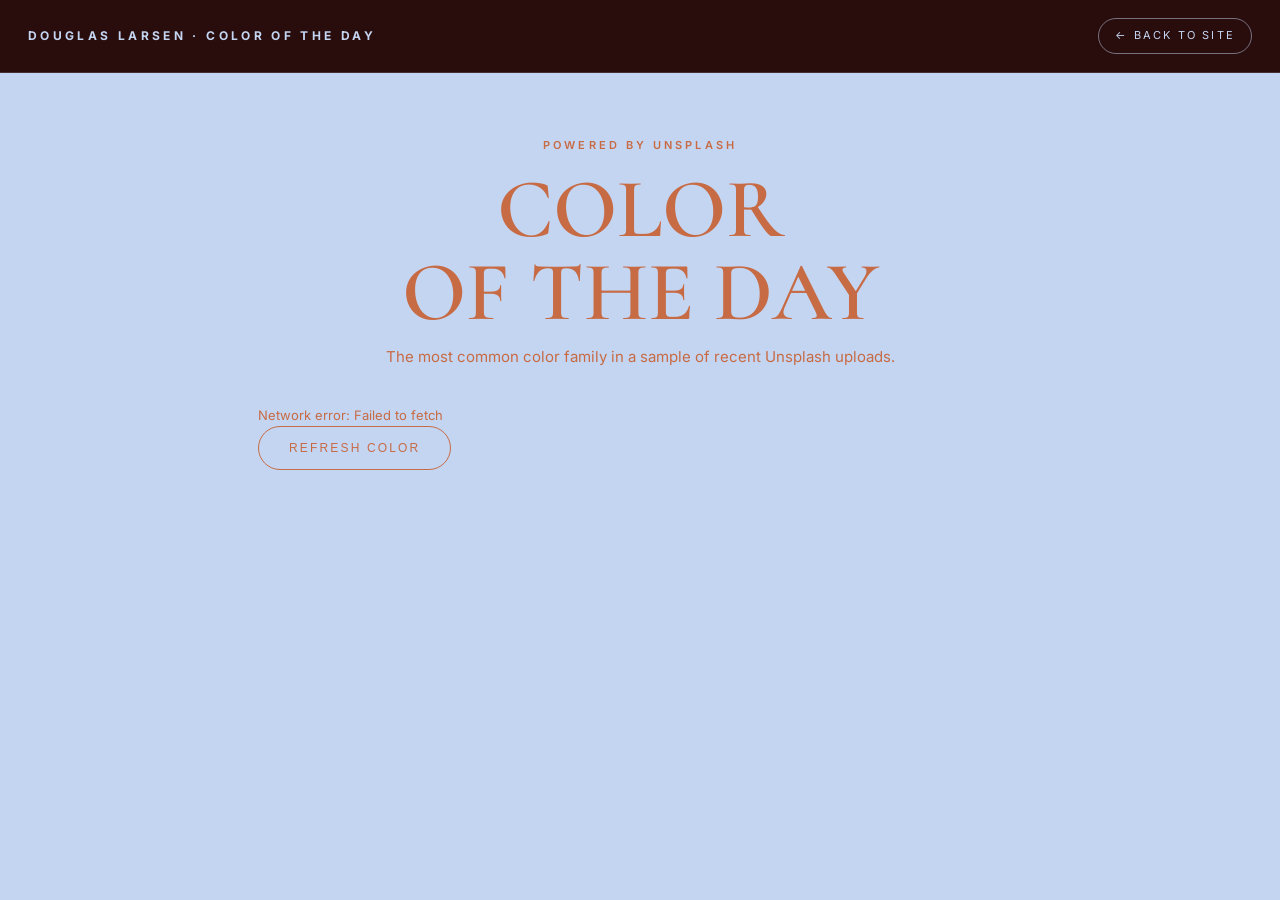
<file: color-of-the-day.html>
<!DOCTYPE html>
<html lang="en">
<head>
<meta charset="UTF-8">
<meta name="viewport" content="width=device-width, initial-scale=1.0">
<title>Color of the Day — Douglas Larsen</title>
<link rel="icon" href="favicon.svg" type="image/svg+xml">
<link rel="preconnect" href="https://fonts.googleapis.com">
<link rel="preconnect" href="https://fonts.gstatic.com" crossorigin>
<link href="https://fonts.googleapis.com/css2?family=Cormorant:ital,wght@0,500;0,600;1,500&family=Inter:wght@400;500;600&display=swap" rel="stylesheet">
<style>
  :root{--paper:#c4d5f2;--blue:#c76b44;--blue-deep:#c76b44;--ink:#c76b44;--ink-soft:#c76b44;--line:rgba(199,107,68,.14);
    --serif:'Cormorant',Georgia,serif;--sans:'Inter',system-ui,sans-serif;}
  *{margin:0;padding:0;box-sizing:border-box}
  body{background:var(--paper);color:var(--ink);font-family:var(--sans);line-height:1.6;-webkit-font-smoothing:antialiased;min-height:100vh}
  a{color:inherit;text-decoration:none}
  .wrap{max-width:820px;margin:0 auto;padding:0 28px}
  nav{display:flex;align-items:center;justify-content:space-between;padding:18px 28px;border-bottom:1px solid var(--line)}
  .brand{font-size:12px;letter-spacing:.28em;text-transform:uppercase;font-weight:700}
  .brand b{color:var(--blue)}
  .back{font-size:11px;letter-spacing:.2em;text-transform:uppercase;color:var(--ink-soft);border:1px solid var(--line);border-radius:40px;padding:8px 16px}
  .back:hover{border-color:var(--blue);color:var(--blue)}
  header{text-align:center;padding:64px 0 20px}
  .ey{font-size:11px;letter-spacing:.28em;text-transform:uppercase;color:var(--blue);font-weight:600}
  h1{font-family:var(--serif);text-transform:uppercase;font-weight:600;font-size:clamp(40px,8vw,84px);line-height:.98;margin-top:14px}
  .sub{color:var(--ink-soft);margin-top:12px;font-size:15px}
  .card{border:1px solid var(--line);border-radius:8px;padding:26px;margin:26px 0;background:rgba(196,213,242,.35)}
  label{display:block;font-size:11px;letter-spacing:.16em;text-transform:uppercase;color:var(--ink-soft);margin-bottom:8px}
  input{width:100%;padding:13px 16px;border:1px solid var(--line);border-radius:8px;font-family:var(--sans);font-size:14px;color:var(--blue);background:#c4d5f2}
  input:focus{outline:none;border-color:var(--blue)}
  .row{display:flex;gap:12px;flex-wrap:wrap;align-items:center;margin-top:14px}
  .btn{font-size:12px;letter-spacing:.18em;text-transform:uppercase;font-weight:500;padding:14px 30px;border:1px solid var(--blue);color:#c4d5f2;background:var(--blue);border-radius:40px;cursor:pointer}
  .btn:hover{background:var(--blue-deep)}
  .btn[disabled]{opacity:.5;cursor:default}
  .btn.ghost{background:none;color:var(--blue)}
  .btn.ghost:hover{background:var(--blue);color:#c4d5f2}
  .hint{font-size:12px;color:var(--ink-soft);margin-top:12px}
  .hint a{color:var(--blue);text-decoration:underline}
  .status{margin-top:16px;font-size:13px;color:var(--ink-soft)}
  .err{color:#c76b44}

  .result{display:none}
  .result.show{display:block}
  .colorblock{border-radius:14px;overflow:hidden;box-shadow:0 24px 70px rgba(199,107,68,.16)}
  .swatch{min-height:min(56vh,440px);padding:26px 28px;color:#c4d5f2;position:relative;display:flex;flex-direction:column;justify-content:flex-end}
  .swatch .date{font-size:10px;letter-spacing:.24em;text-transform:uppercase;opacity:.8}
  .swatch .hex{font-family:var(--serif);font-weight:600;font-size:clamp(26px,5vw,44px);line-height:1;margin:6px 0 3px;text-transform:uppercase}
  .swatch .meta{font-size:10.5px;letter-spacing:.02em;opacity:.85}
  .palette{display:flex;height:58px}
  .palette span{flex:1}
  .thumb{aspect-ratio:1;border-radius:6px;overflow:hidden;border:1px solid var(--line);position:relative}
  .thumb img{width:100%;height:100%;object-fit:cover;display:block}
  .thumb i{position:absolute;left:0;right:0;bottom:0;height:6px}
  .foot{margin-top:26px;font-size:11px;color:var(--ink-soft);text-align:center}
  .foot a{color:var(--blue)}

  :focus-visible{outline:3px solid #c76b44;outline-offset:5px}
  html{scroll-padding-top:100px}
  @media(prefers-reduced-motion:reduce){
    html{scroll-behavior:auto}
    *,*::before,*::after{animation:none!important;transition:none!important}
    .reveal,.sk,.card{opacity:1;transform:none}
  }
  @media(max-width:480px){nav:not(.rail){gap:12px;flex-wrap:wrap}.brand{letter-spacing:.12em}}
</style>
<link rel="stylesheet" href="site-theme.css">
<script src="site-storage.js"></script>
</head>
<body>
  <nav>
    <div class="brand">Douglas <b>Larsen</b> · Color of the Day</div>
    <a class="back" href="index.html">← Back to site</a>
  </nav>

  <div class="wrap">
    <header>
      <div class="ey">Powered by Unsplash</div>
      <h1>Color<br>of the Day</h1>
      <p class="sub">The most common color family in a sample of recent Unsplash uploads.</p>
    </header>

    <div class="result" id="result">
      <div class="colorblock">
        <div class="swatch" id="swatch">
          <div class="date" id="rdate"></div>
          <div class="hex" id="rhex">#000000</div>
          <div class="meta" id="rmeta"></div>
        </div>
        <div class="palette" id="palette"></div>
      </div>
    </div>

    <p class="status" id="status" role="status" aria-live="polite">Loading today’s color…</p>
    <button class="btn ghost" id="go" type="button">Refresh color</button>
    <p class="foot" id="foot"></p>
  </div>

<script>
const API='https://api.unsplash.com';
const $=id=>document.getElementById(id);
const KEY='SWAojVJs9NvDXZZhKmV2oH_pZW74Yag84NN7Z5h3Et0'; // Unsplash Access Key — public client-side ID by design

const goBtn=$('go');
if(goBtn) goBtn.onclick=()=>run(true);
function busy(b){ if(goBtn) goBtn.disabled=b; }
async function run(force){
  busy(true);
  try{
  const today=new Date().toISOString().slice(0,10);
  let cache=null;
  try{cache=JSON.parse(siteStorage.getItem('cotd_'+today)||'null');}catch(e){}
  if(cache && /^#[0-9a-f]{6}$/i.test(cache.winner) && Array.isArray(cache.palette) && !force){ render(cache); setStatus('Today’s color · cached'); busy(false); return; }

  const colors=[], samples=[]; let page=1, scanned=0, stop=false;
  try{
    while(page<=6 && !stop){
      setStatus(`Scanning Unsplash… page ${page} (${scanned} photos)`);
      const r=await fetch(`${API}/photos?order_by=latest&per_page=30&page=${page}`,{headers:{'Authorization':'Client-ID '+KEY,'Accept-Version':'v1'}});
      if(r.status===401){ setStatus('The color service is unavailable. Please try again later.',true); busy(false); return; }
      if(r.status===403){ setStatus('The color service is busy. Please try again later.',true); busy(false); return; }
      if(!r.ok){ setStatus('Unsplash error '+r.status+'.',true); busy(false); return; }
      const data=await r.json();
      if(!data.length) break;
      for(const p of data){
        scanned++;
        const d=(p.created_at||'').slice(0,10);
        if(d===today && p.color){
          colors.push(p.color);
          if(samples.length<24) samples.push({c:p.color,thumb:p.urls&&p.urls.thumb,link:(p.links&&p.links.html)||'#',who:(p.user&&p.user.name)||''});
        } else if(d && d<today){ stop=true; } // latest is newest-first; past today = done
      }
      page++;
    }
  }catch(e){ setStatus('Network error: '+e.message,true); busy(false); return; }

  let usedFallback=false;
  if(colors.length<5){
    // early in the UTC day — fall back to the most recent photos
    usedFallback=true;
    setStatus('Few photos so far today — using the most recent uploads instead…');
    const r=await fetch(`${API}/photos?order_by=latest&per_page=30&page=1`,{headers:{'Authorization':'Client-ID '+KEY,'Accept-Version':'v1'}});
    if(!r.ok) throw new Error('The color service is unavailable. Please try again later.');
    const data=await r.json();
    colors.length=0; samples.length=0;
    for(const p of data){ if(p.color){ colors.push(p.color); if(samples.length<24) samples.push({c:p.color,thumb:p.urls&&p.urls.thumb,link:(p.links&&p.links.html)||'#',who:(p.user&&p.user.name)||''}); } }
  }

  if(!colors.length){ setStatus('No colors found. Try again in a bit.',true); busy(false); return; }

  const res=aggregate(colors, today, usedFallback, samples);
  siteStorage.setItem('cotd_'+today, JSON.stringify(res));
  render(res);
  setStatus(`Done — analyzed ${colors.length} photos.`);
  }catch(e){setStatus('Unable to load today’s color. Please try again later.',true);}
  finally{busy(false);}
}

function aggregate(hexes, date, fallback, samples){
  // bucket each dominant color, find the most common family, average it
  const buckets={};
  for(const hx of hexes){ const [r,g,b]=h2r(hx); const key=[q(r),q(g),q(b)].join(',');
    (buckets[key]=buckets[key]||[]).push([r,g,b]); }
  let best=null,bestN=0;
  for(const k in buckets){ if(buckets[k].length>bestN){bestN=buckets[k].length;best=k;} }
  const avg=arr=>arr.reduce((a,c)=>[a[0]+c[0],a[1]+c[1],a[2]+c[2]],[0,0,0]).map(v=>Math.round(v/arr.length));
  const [mr,mg,mb]=avg(buckets[best]);
  const winner=r2h(mr,mg,mb);
  const pct=Math.round(100*bestN/hexes.length);
  // overall average
  const [ar,ag,ab]=avg(hexes.map(h2r));
  // palette = top 6 buckets by count
  const top=Object.entries(buckets).sort((a,b)=>b[1].length-a[1].length).slice(0,6)
    .map(([k,arr])=>{const [r,g,b]=avg(arr);return r2h(r,g,b);});
  return {date, winner, pct, count:hexes.length, avg:r2h(ar,ag,ab), palette:top, samples, fallback};
}

function render(res){
  $('result').classList.add('show');
  const sw=$('swatch'); sw.style.background=res.winner;
  const dark=luma(res.winner)<140; sw.style.color=dark?'#c4d5f2':'#c76b44';
  $('rdate').textContent=(res.fallback?'Most recent uploads · ':'')+new Date(res.date+'T12:00:00Z').toLocaleDateString(undefined,{timeZone:'UTC',weekday:'long',month:'long',day:'numeric'});
  $('rhex').textContent=res.winner;
  $('rmeta').textContent=`${res.pct}% of ${res.count} photos landed in this color family · overall average ${res.avg}`;
  $('palette').innerHTML=res.palette.map(c=>`<span style="background:${c}" title="${c}"></span>`).join('');
  $('foot').innerHTML='Photos & colors via the <a href="https://unsplash.com/developers" target="_blank" rel="noopener">Unsplash API</a>. Sampled from the latest uploads (not the entire day’s catalog).';
}

function setStatus(t,err){ const s=$('status'); if(!s)return; s.textContent=t; s.className='status'+(err?' err':''); }
function h2r(h){h=h.replace('#','');if(h.length===3)h=h.split('').map(x=>x+x).join('');return [parseInt(h.slice(0,2),16),parseInt(h.slice(2,4),16),parseInt(h.slice(4,6),16)];}
function r2h(r,g,b){return '#'+[r,g,b].map(v=>Math.max(0,Math.min(255,v)).toString(16).padStart(2,'0')).join('');}
function q(v){return Math.round(v/48)*48;} // ~6 levels per channel
function luma(hex){const [r,g,b]=h2r(hex);return 0.299*r+0.587*g+0.114*b;}
run(); // auto-reveal today's color on load
</script>
</body>
</html>
</file>
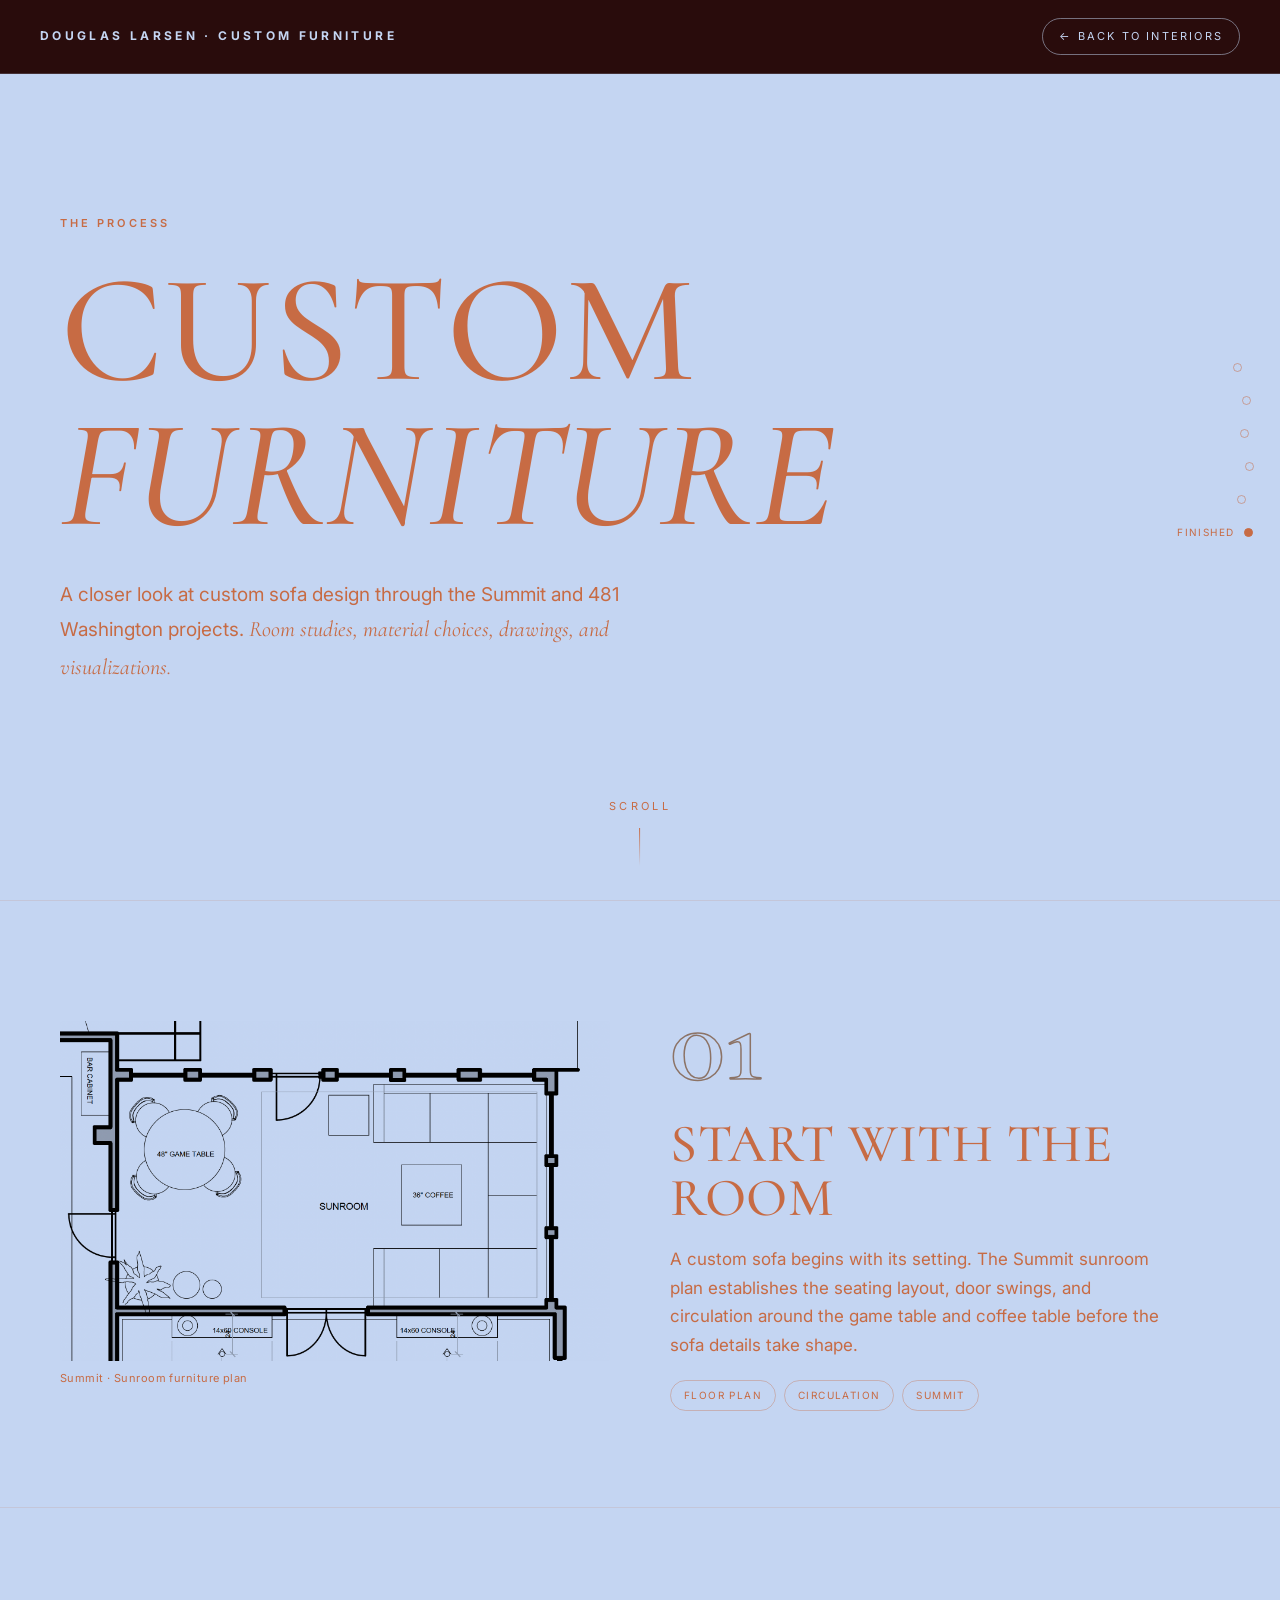
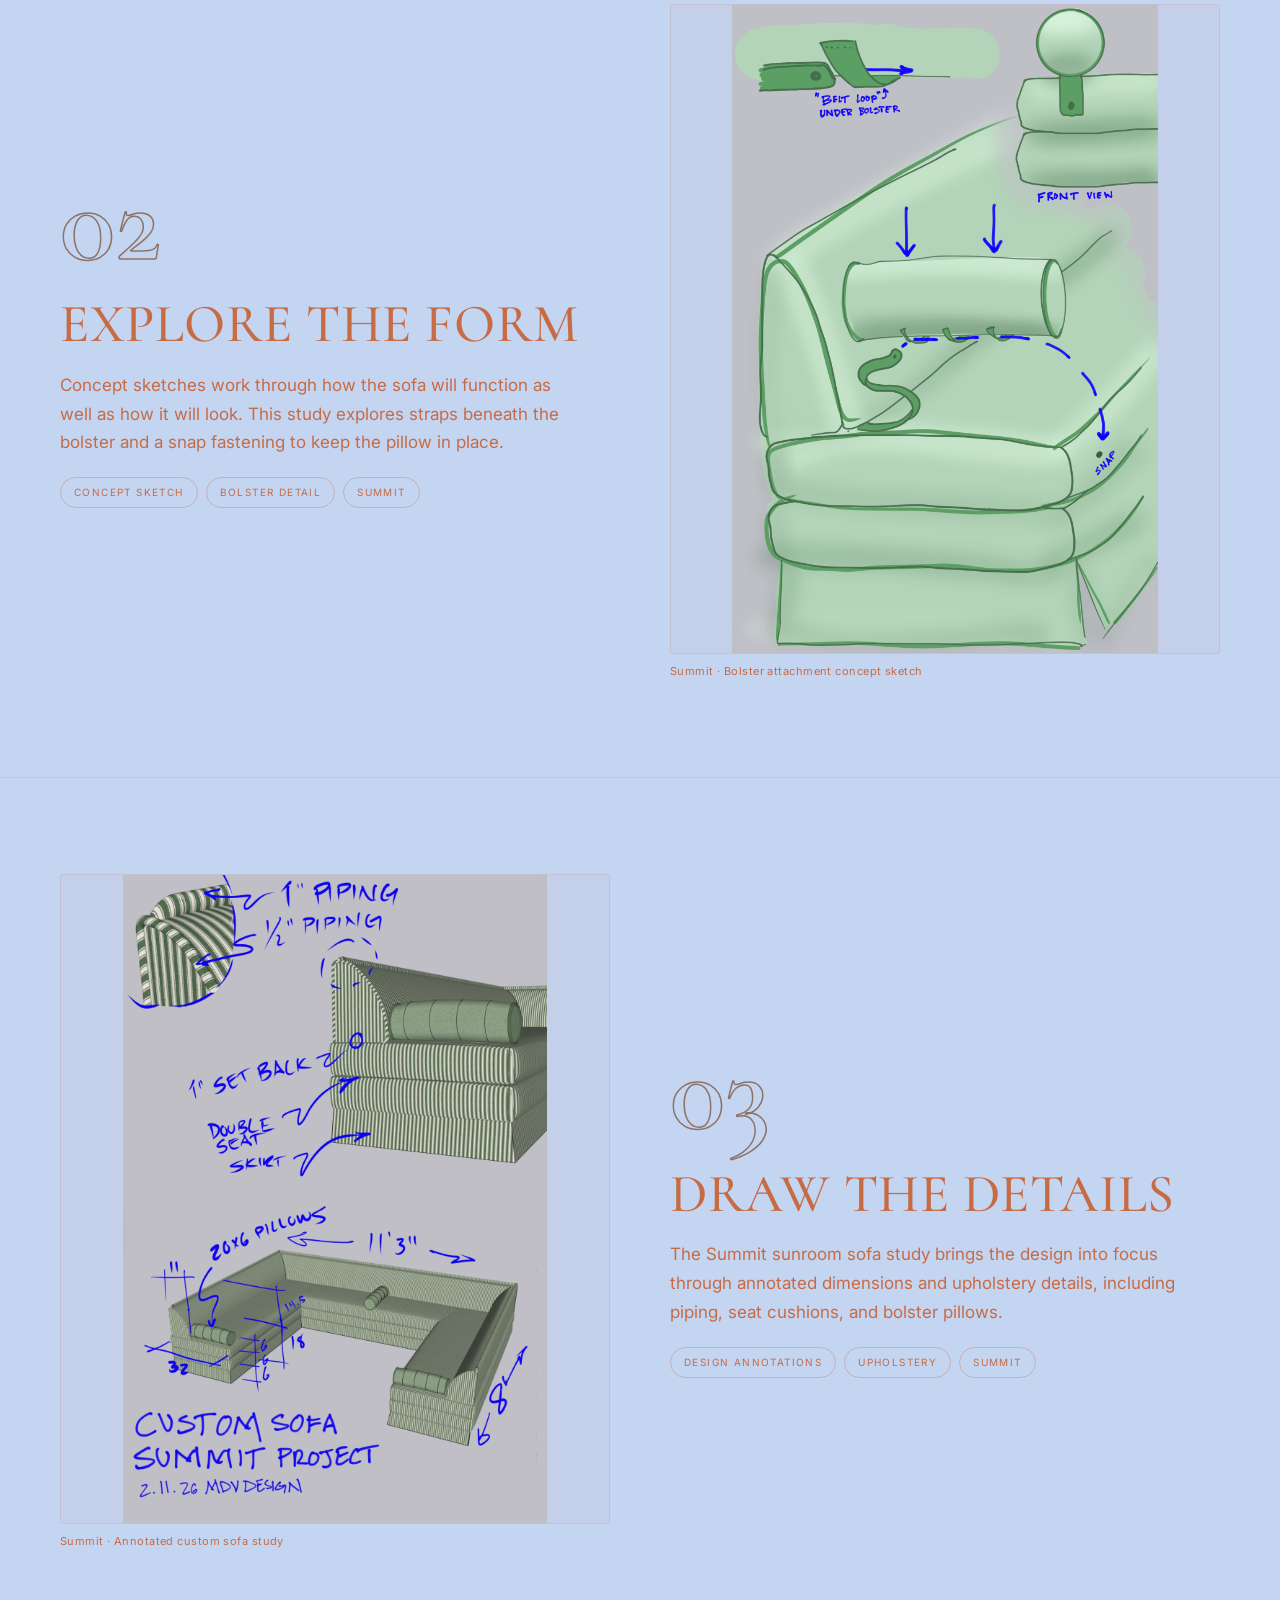
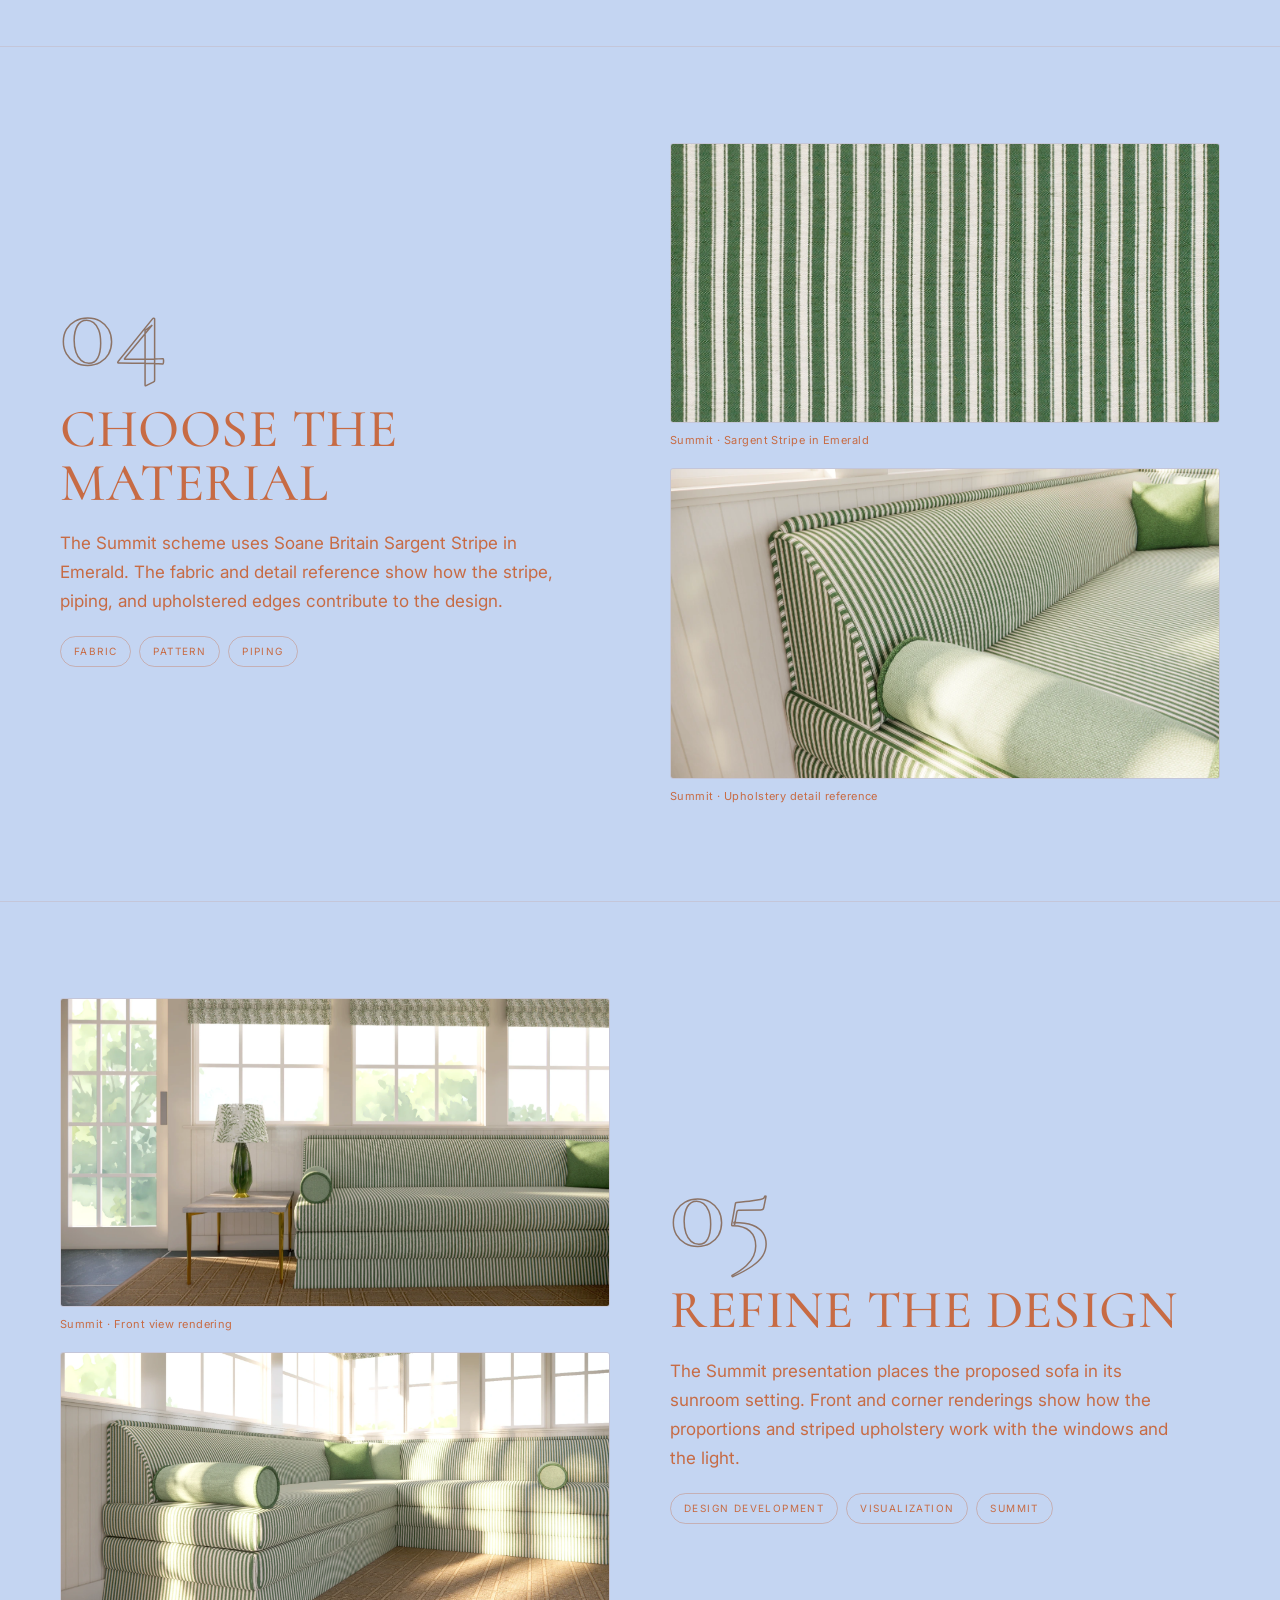
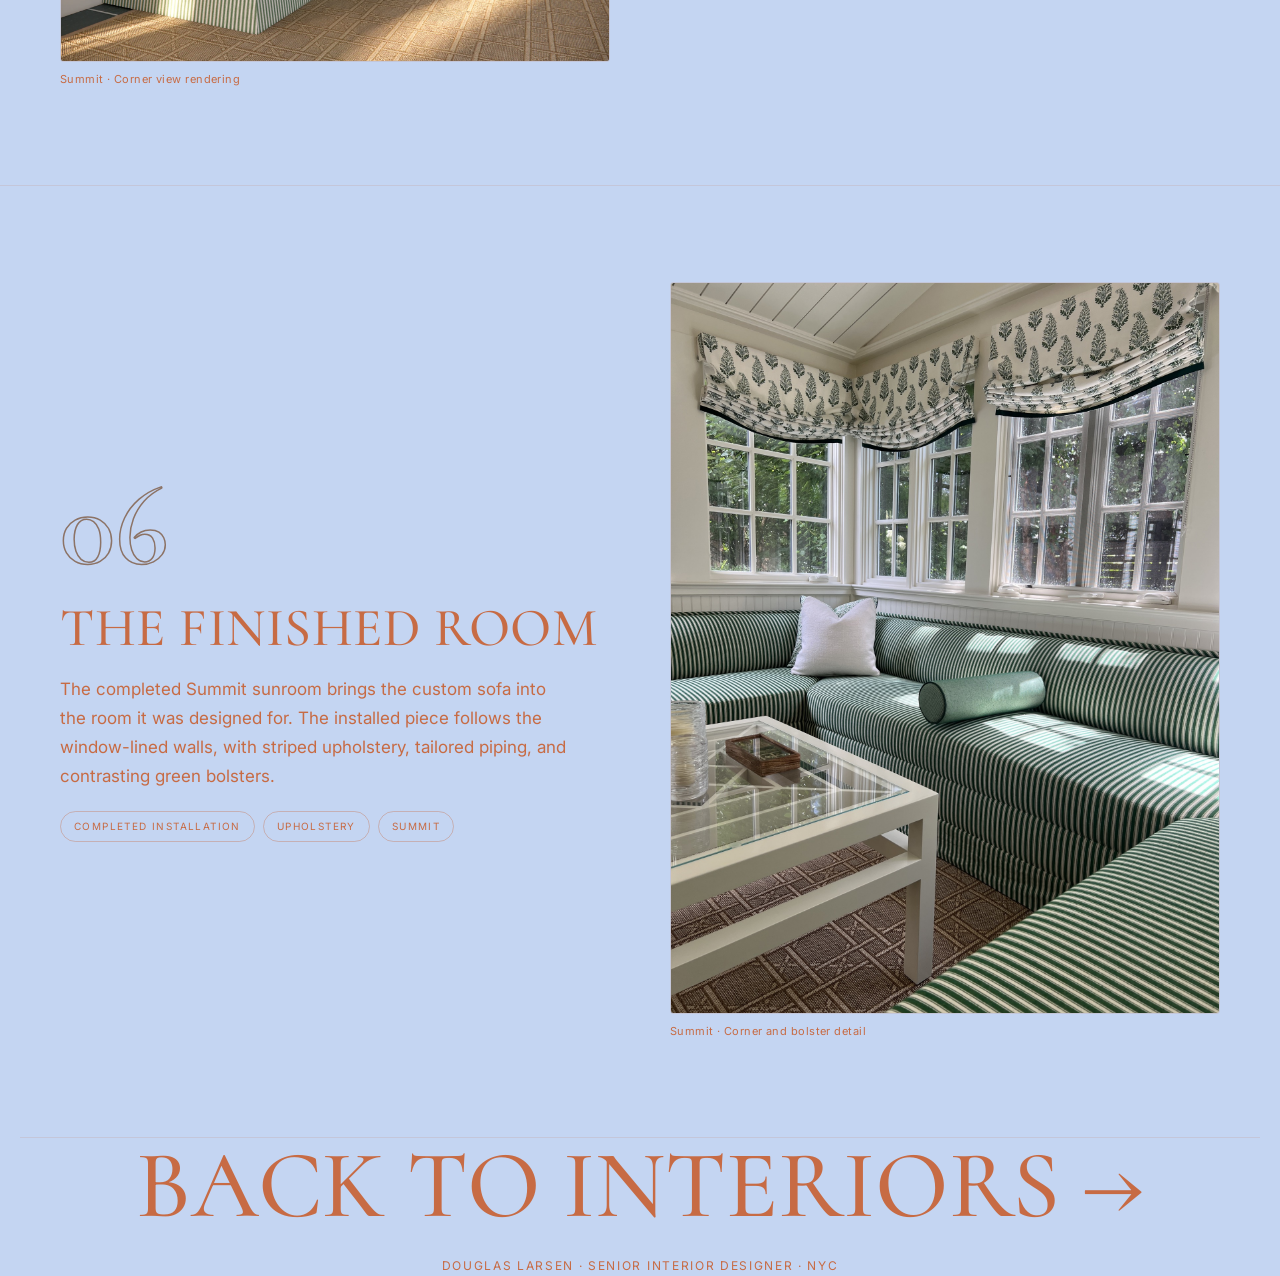
<file: custom-furniture.html>
<!DOCTYPE html>
<html lang="en">
<head>
<meta charset="UTF-8">
<meta name="viewport" content="width=device-width, initial-scale=1.0">
<title>Custom Furniture — Douglas Larsen</title>
<link rel="icon" href="favicon.svg" type="image/svg+xml">
<link rel="preconnect" href="https://fonts.googleapis.com">
<link rel="preconnect" href="https://fonts.gstatic.com" crossorigin>
<link href="https://fonts.googleapis.com/css2?family=Cormorant:ital,wght@0,500;0,600;1,500&family=Inter:wght@400;500;600&display=swap" rel="stylesheet">
<style>
  :root{--paper:#c4d5f2;--blue:#c76b44;--blue-deep:#c76b44;--ink:#c76b44;--ink-soft:#c76b44;--line:rgba(199,107,68,.14);
    --serif:'Cormorant',Georgia,serif;--sans:'Inter',system-ui,sans-serif;}
  *{margin:0;padding:0;box-sizing:border-box}
  html{scroll-behavior:smooth}
  body{background:var(--paper);color:var(--ink);font-family:var(--sans);font-weight:400;line-height:1.7;-webkit-font-smoothing:antialiased;overflow-x:hidden}
  a{color:inherit;text-decoration:none}
  img{display:block;max-width:100%}
  .wrap{max-width:1240px;margin:0 auto;padding:0 40px}
  .ey{font-size:11px;letter-spacing:.28em;text-transform:uppercase;color:var(--blue);font-weight:600}

  nav{position:fixed;top:0;left:0;right:0;z-index:100;display:flex;align-items:center;justify-content:space-between;
    padding:18px 40px;background:rgba(196,213,242,.95);border-bottom:1px solid var(--line)}
  nav .brand{font-size:12px;letter-spacing:.28em;text-transform:uppercase;font-weight:700}
  nav .brand b{color:var(--blue)}
  nav .back{font-size:11px;letter-spacing:.2em;text-transform:uppercase;color:var(--ink-soft);border:1px solid var(--line);border-radius:40px;padding:8px 16px}
  nav .back:hover{border-color:var(--blue);color:var(--blue)}

  header{min-height:100vh;display:flex;flex-direction:column;justify-content:center;position:relative;padding:150px 0 90px}
  header .eyebrow{margin-bottom:26px}
  h1{font-family:var(--serif);text-transform:uppercase;font-weight:500;font-size:clamp(56px,12vw,168px);line-height:.94;letter-spacing:.005em}
  h1 em{font-style:italic;color:var(--blue)}
  header .sub{max-width:560px;margin-top:32px;font-size:19px;color:var(--ink-soft)}
  header .sub em{font-family:var(--serif);font-style:italic;color:var(--blue);font-size:22px}
  .cue{position:absolute;bottom:34px;left:50%;transform:translateX(-50%);font-size:11px;letter-spacing:.3em;text-transform:uppercase;color:var(--ink-soft)}
  .cue::after{content:"";display:block;width:1px;height:38px;margin:12px auto 0;background:linear-gradient(var(--blue),transparent);animation:cue 2s infinite}
  @keyframes cue{0%{opacity:.2;transform:scaleY(.4)}50%{opacity:1}100%{opacity:.2;transform:scaleY(.4)}}

  /* progress rail */
  .rail{position:fixed;left:auto;right:26px;top:50%;transform:translateY(-50%);width:auto;padding:0;background:none;border:0;z-index:90;display:flex;flex-direction:column;gap:16px}
  .rail a{display:flex;align-items:center;gap:9px;justify-content:flex-end;color:var(--ink-soft);font-size:10px;letter-spacing:.14em;text-transform:uppercase;opacity:.5;transition:.3s}
  .rail a .dot{width:9px;height:9px;border-radius:50%;border:1px solid var(--blue);transition:.3s}
  .rail a.on{opacity:1;color:var(--blue)} .rail a.on .dot{background:var(--blue)}
  .rail a .lbl{opacity:0;transform:translateX(6px);transition:.3s}
  .rail a:hover .lbl,.rail a.on .lbl{opacity:1;transform:none}
  @media(max-width:1100px){.rail{display:none}}

  .stage{padding:96px 0;border-top:1px solid var(--line)}
  .stage-grid{display:grid;grid-template-columns:1fr 1fr;gap:60px;align-items:center}
  .stage.alt .media{order:2}
  .stage .num{font-family:var(--serif);font-size:clamp(60px,9vw,120px);line-height:.8;color:transparent;-webkit-text-stroke:1.5px #8c7366;font-weight:600}
  .stage .num{margin-bottom:28px}
  .stage h2{font-family:var(--serif);text-transform:uppercase;font-size:clamp(30px,4.2vw,58px);font-weight:500;line-height:1;letter-spacing:.01em}
  .stage p{margin-top:20px;font-size:17px;color:var(--ink-soft);max-width:46ch}
  .stage .tags{margin-top:20px;display:flex;flex-wrap:wrap;gap:8px}
  .stage .tag{font-size:10px;letter-spacing:.14em;text-transform:uppercase;color:var(--blue);border:1px solid rgba(199,107,68,.35);border-radius:40px;padding:6px 13px}

  .media{position:relative}
  .media img{width:100%;height:auto;border-radius:4px;box-shadow:0 24px 60px rgba(199,107,68,.14)}
  .media{display:grid;gap:18px}
  .media figure{margin:0}
  .media img{display:block;width:100%;height:auto;border-radius:3px;box-shadow:none;border:1px solid var(--line)}
  .media figcaption{font-size:11px;line-height:1.6;letter-spacing:.04em;color:var(--ink-soft);margin-top:9px}
  .media .room-plan{background:var(--paper);isolation:isolate}
  .media .room-plan img{mix-blend-mode:multiply;border:0}
  .media .fabric img{max-height:280px;object-fit:cover}
  .media .drawing img{max-height:650px;object-fit:contain;background:rgba(199,107,68,.04)}

  footer{padding:120px 0 90px;text-align:center;border-top:1px solid var(--line)}
  footer .big{font-family:var(--serif);text-transform:uppercase;font-size:clamp(40px,8vw,96px);font-weight:500;line-height:1}
  footer .big a{color:var(--blue)}
  footer .sub{font-size:12px;letter-spacing:.14em;text-transform:uppercase;color:var(--ink-soft);margin-top:22px}

  .reveal{opacity:0;transform:translateY(28px);transition:opacity 1s,transform 1s}
  .reveal.in{opacity:1;transform:none}

  @media(max-width:860px){
    .wrap{padding:0 24px}nav{padding:16px 24px}
    .stage-grid{grid-template-columns:1fr;gap:30px}
    .stage.alt .media{order:0}
  }

  :focus-visible{outline:3px solid #c76b44;outline-offset:5px}
  html{scroll-padding-top:100px}
  @media(prefers-reduced-motion:reduce){
    html{scroll-behavior:auto}
    *,*::before,*::after{animation:none!important;transition:none!important}
    .reveal,.sk,.card{opacity:1;transform:none}
  }
  @media(max-width:480px){nav:not(.rail){gap:12px;flex-wrap:wrap}.brand{letter-spacing:.12em}}
</style>
<link rel="stylesheet" href="site-theme.css">
<script src="site-storage.js"></script>
</head>
<body>
<nav>
  <div class="brand">Douglas <b>Larsen</b> · Custom Furniture</div>
  <a class="back" href="index.html">← back to interiors</a>
</nav>

<nav class="rail" aria-label="Furniture process stages"></nav>

<header class="wrap">
  <div class="ey eyebrow">The Process</div>
  <h1>Custom<br><em>Furniture</em></h1>
  <p class="sub">A closer look at custom sofa design through the Summit and 481 Washington projects. <em>Room studies, material choices, drawings, and visualizations.</em></p>
  <div class="cue">Scroll</div>
</header>

<main id="stages"></main>

<footer class="wrap">
  <div class="big"><a href="index.html">back to interiors →</a></div>
  <div class="sub">Douglas Larsen · Senior Interior Designer · NYC</div>
</footer>

<script>
  const stages=[
  {
    "n": "01",
    "key": "Room",
    "title": "Start With the Room",
    "copy": "A custom sofa begins with its setting. The Summit sunroom plan establishes the seating layout, door swings, and circulation around the game table and coffee table before the sofa details take shape.",
    "tags": [
      "Floor plan",
      "Circulation",
      "Summit"
    ],
    "images": [
      {
        "src": "assets/process/summit-sunroom-plan.png",
        "alt": "Summit sunroom floor plan showing the corner sofa, game table, coffee table, and door swings",
        "caption": "Summit · Sunroom furniture plan",
        "kind": "room-plan",
        "width": 1852,
        "height": 1146
      }
    ]
  },
  {
    "n": "02",
    "key": "Options",
    "title": "Explore the Form",
    "copy": "Concept sketches work through how the sofa will function as well as how it will look. This study explores straps beneath the bolster and a snap fastening to keep the pillow in place.",
    "tags": [
      "Concept sketch",
      "Bolster detail",
      "Summit"
    ],
    "images": [
      {
        "src": "assets/process/summit-bolster-concept-v2.png",
        "alt": "Concept sketch showing a sofa bolster secured with straps beneath the pillow and a snap fastening",
        "caption": "Summit · Bolster attachment concept sketch",
        "kind": "drawing",
        "width": 1488,
        "height": 2266
      }
    ]
  },
  {
    "n": "03",
    "key": "Details",
    "title": "Draw the Details",
    "copy": "The Summit sunroom sofa study brings the design into focus through annotated dimensions and upholstery details, including piping, seat cushions, and bolster pillows.",
    "tags": [
      "Design annotations",
      "Upholstery",
      "Summit"
    ],
    "images": [
      {
        "src": "assets/process/summit-annotated.webp",
        "alt": "Annotated Summit custom sofa design with dimensions and piping notes",
        "caption": "Summit · Annotated custom sofa study",
        "kind": "drawing",
        "width": 1176,
        "height": 1800
      }
    ]
  },
  {
    "n": "04",
    "key": "Material",
    "title": "Choose the Material",
    "copy": "The Summit scheme uses Soane Britain Sargent Stripe in Emerald. The fabric and detail reference show how the stripe, piping, and upholstered edges contribute to the design.",
    "tags": [
      "Fabric",
      "Pattern",
      "Piping"
    ],
    "images": [
      {
        "src": "assets/process/summit-fabric.webp",
        "alt": "Green and cream Soane Britain Sargent Stripe fabric",
        "caption": "Summit · Sargent Stripe in Emerald",
        "kind": "fabric",
        "width": 1160,
        "height": 813
      },
      {
        "src": "assets/process/summit-detail.webp",
        "alt": "Close view of the striped sofa upholstery and bolster reference",
        "caption": "Summit · Upholstery detail reference",
        "kind": "",
        "width": 1389,
        "height": 782
      }
    ]
  },
  {
    "n": "05",
    "key": "Refine",
    "title": "Refine the Design",
    "copy": "The Summit presentation places the proposed sofa in its sunroom setting. Front and corner renderings show how the proportions and striped upholstery work with the windows and the light.",
    "tags": [
      "Design development",
      "Visualization",
      "Summit"
    ],
    "images": [
      {
        "src": "assets/process/summit-front.webp",
        "alt": "Front view rendering of the striped Summit sofa in the sunroom",
        "caption": "Summit · Front view rendering",
        "kind": "",
        "width": 1637,
        "height": 917
      },
      {
        "src": "assets/process/summit-corner.webp",
        "alt": "Corner view rendering of the proposed Summit custom sofa",
        "caption": "Summit · Corner view rendering",
        "kind": "",
        "width": 1800,
        "height": 1013
      }
    ]
  },
  {
    "n": "06",
    "key": "Finished",
    "title": "The Finished Room",
    "copy": "The completed Summit sunroom brings the custom sofa into the room it was designed for. The installed piece follows the window-lined walls, with striped upholstery, tailored piping, and contrasting green bolsters.",
    "tags": [
      "Completed installation",
      "Upholstery",
      "Summit"
    ],
    "images": [
      {
        "src": "assets/process/summit-installed-detail.jpg",
        "alt": "Finished Summit sofa corner showing striped upholstery and a green bolster pillow",
        "caption": "Summit · Corner and bolster detail",
        "kind": "",
        "width": 1650,
        "height": 2200
      }
    ]
  }
];
  const main=document.getElementById('stages'), rail=document.querySelector('.rail');
  stages.forEach((s,i)=>{
    const sec=document.createElement('section');
    sec.className='stage reveal'+(i%2?' alt':''); sec.id='s'+s.n;
    sec.innerHTML=`<div class="wrap stage-grid">
      <div class="media">${s.images.map(im=>`<figure class="${im.kind}"><img src="${im.src}" alt="${im.alt}" width="${im.width}" height="${im.height}" loading="lazy" decoding="async"><figcaption>${im.caption}</figcaption></figure>`).join('')}</div>
      <div class="copy"><div class="num">${s.n}</div>
        <h2>${s.title}</h2><p>${s.copy}</p>
        <div class="tags">${s.tags.map(t=>`<span class="tag">${t}</span>`).join('')}</div></div>
    </div>`;
    main.appendChild(sec);
    rail.innerHTML+=`<a href="#s${s.n}" data-id="s${s.n}"><span class="lbl">${s.key}</span><span class="dot"></span></a>`;
  });

  const io=new IntersectionObserver(es=>es.forEach(e=>{if(e.isIntersecting){e.target.classList.add('in');io.unobserve(e.target);}}),{threshold:.14});
  document.querySelectorAll('.reveal').forEach(el=>io.observe(el));

  // progress rail active state
  const links=[...rail.querySelectorAll('a')];
  const io2=new IntersectionObserver(es=>es.forEach(e=>{
    if(e.isIntersecting){ links.forEach(a=>a.classList.toggle('on',a.dataset.id===e.target.id)); }
  }),{rootMargin:'-45% 0px -45% 0px'});
  document.querySelectorAll('.stage').forEach(el=>io2.observe(el));
</script>
</body>
</html>
</file>
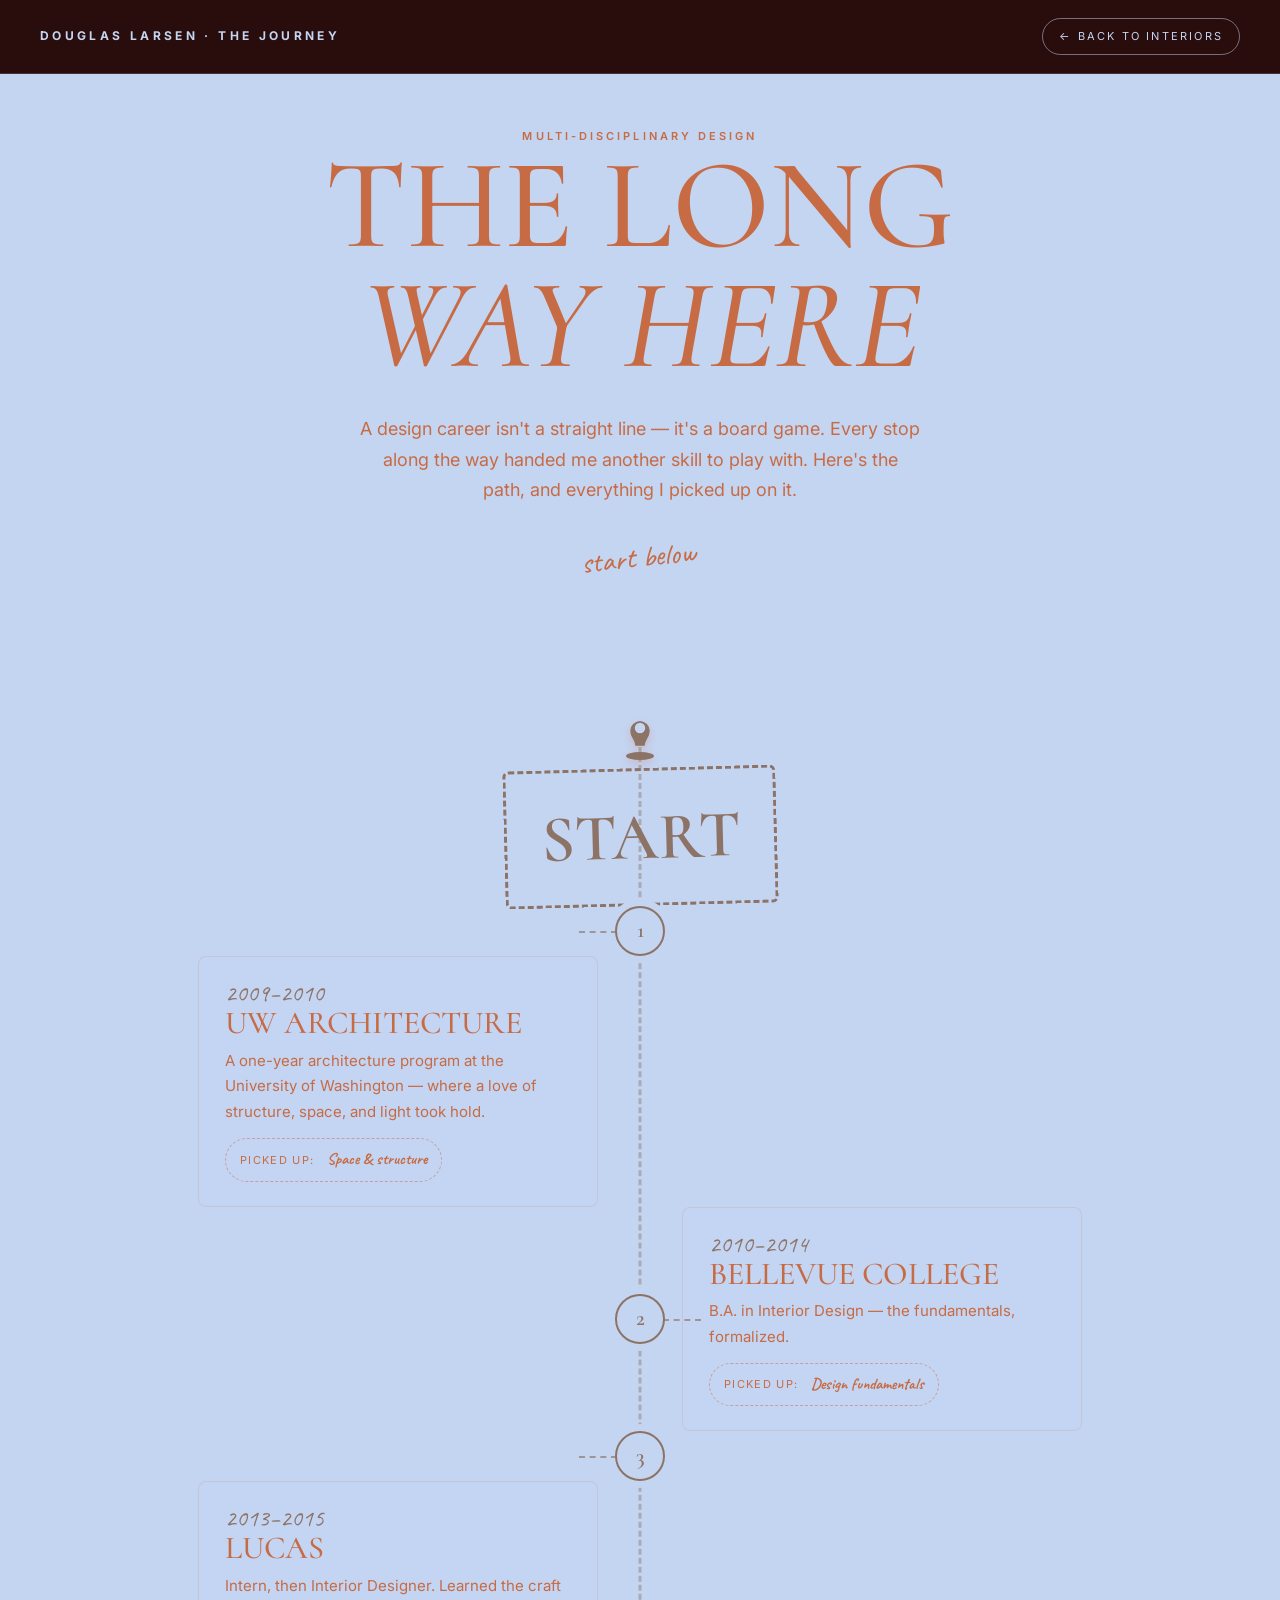
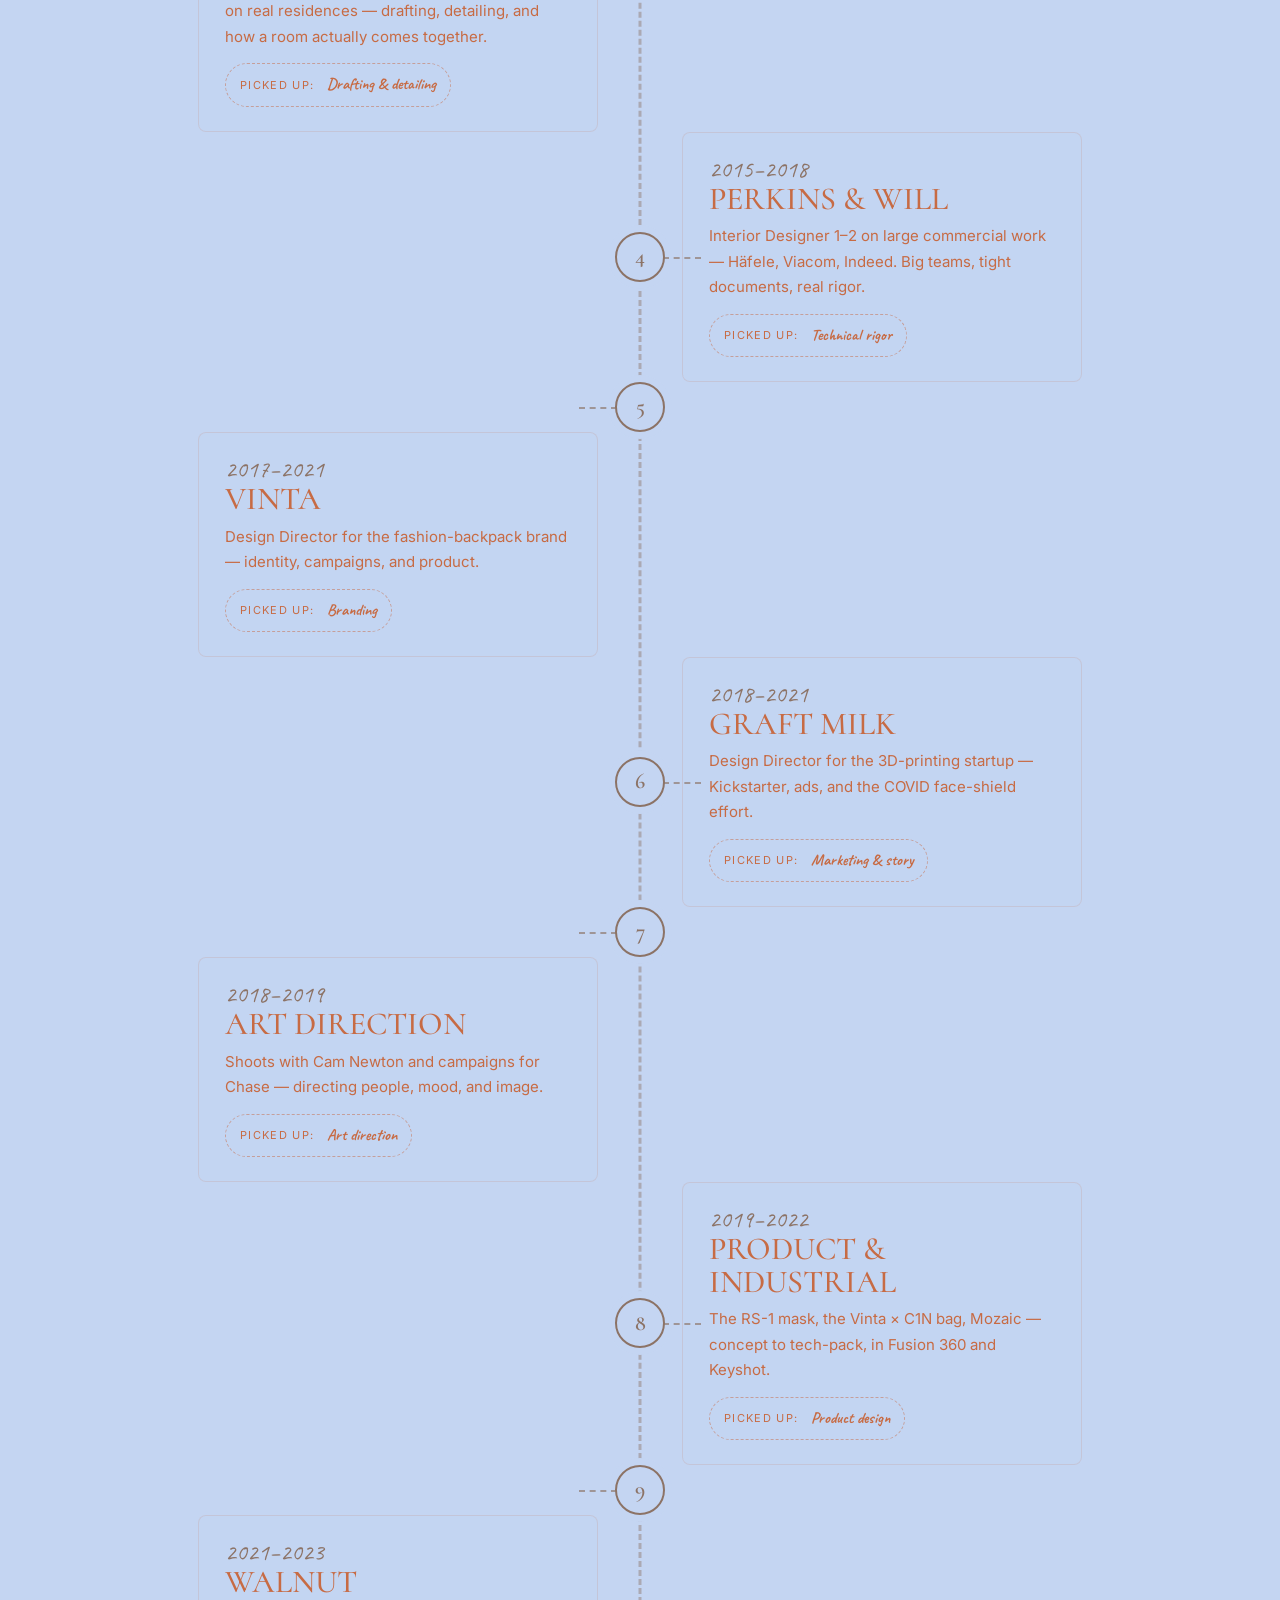
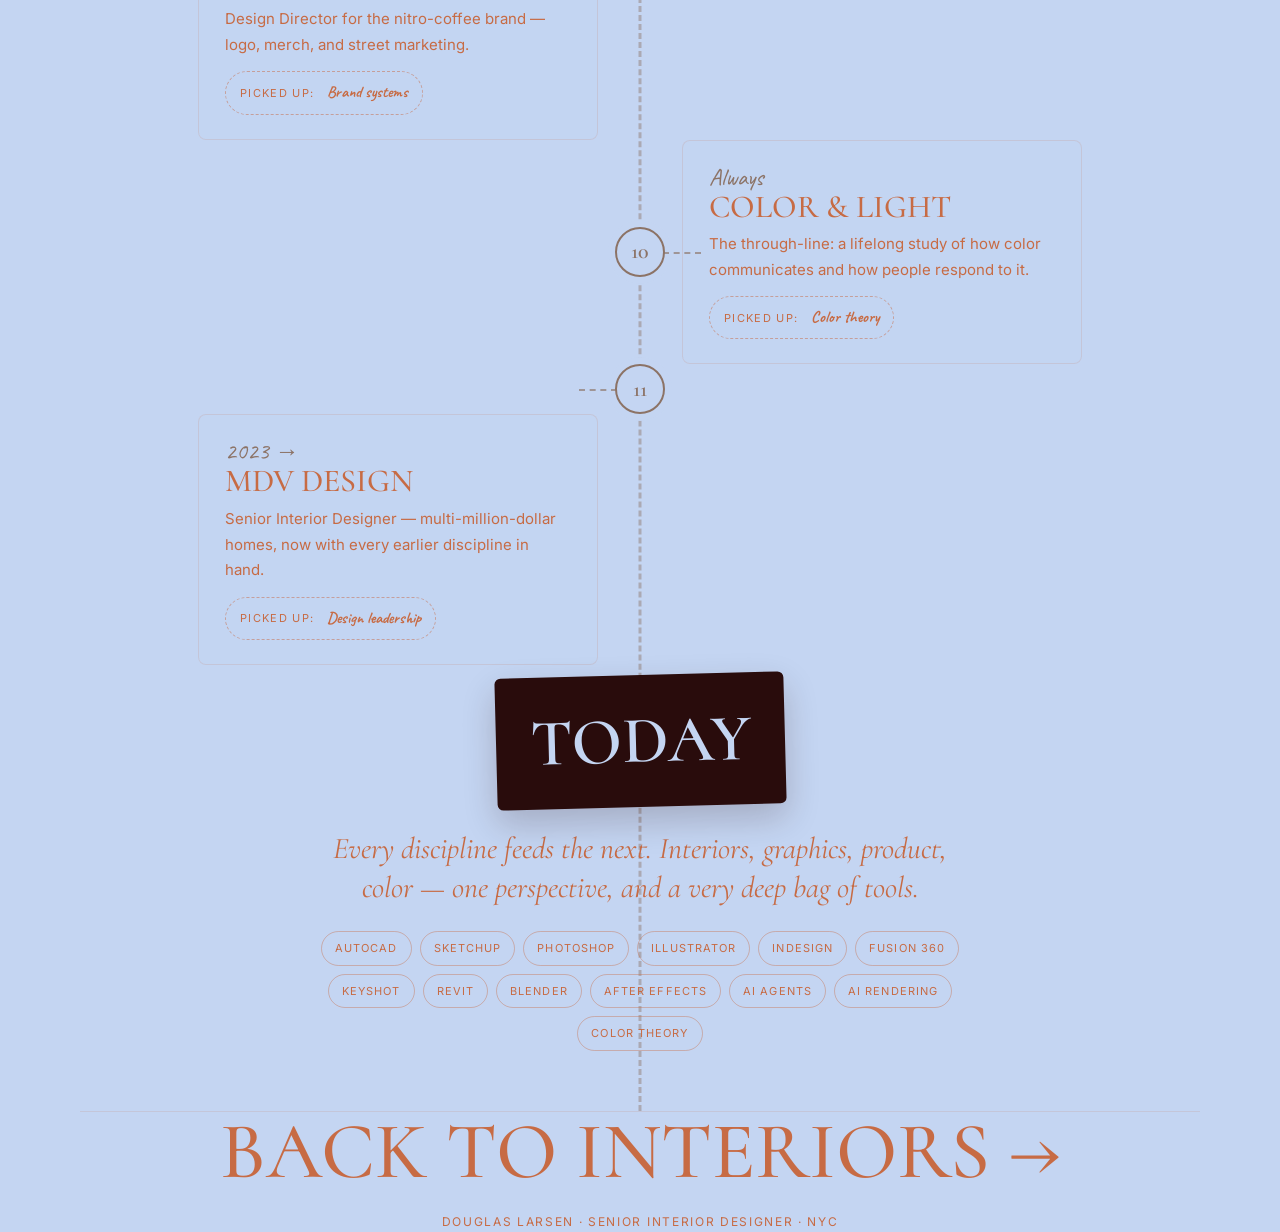
<file: journey.html>
<!DOCTYPE html>
<html lang="en">
<head>
<meta charset="UTF-8">
<meta name="viewport" content="width=device-width, initial-scale=1.0">
<title>The Design Journey — Douglas Larsen</title>
<link rel="icon" href="favicon.svg" type="image/svg+xml">
<link rel="preconnect" href="https://fonts.googleapis.com">
<link rel="preconnect" href="https://fonts.gstatic.com" crossorigin>
<link href="https://fonts.googleapis.com/css2?family=Cormorant:ital,wght@0,500;0,600;1,500&family=Inter:wght@400;500;600&family=Caveat:wght@500;700&display=swap" rel="stylesheet">
<style>
  :root{--journey-taupe:#8c7366;--journey-wine:#290c0c;--paper:#c4d5f2;--blue:#c76b44;--blue-deep:#c76b44;--ink:#c76b44;--ink-soft:#c76b44;--line:rgba(199,107,68,.14);
    --serif:'Cormorant',Georgia,serif;--sans:'Inter',system-ui,sans-serif;--hand:'Caveat',cursive;}
  *{margin:0;padding:0;box-sizing:border-box}
  html{scroll-behavior:smooth}
  body{background:var(--paper);color:var(--ink);font-family:var(--sans);line-height:1.7;-webkit-font-smoothing:antialiased;overflow-x:hidden}
  a{color:inherit;text-decoration:none}
  .wrap{max-width:1120px;margin:0 auto;padding:0 40px}
  .ey{font-size:11px;letter-spacing:.28em;text-transform:uppercase;color:var(--blue);font-weight:600}

  nav{position:fixed;top:0;left:0;right:0;z-index:100;display:flex;align-items:center;justify-content:space-between;
    padding:18px 40px;background:rgba(196,213,242,.95);border-bottom:1px solid var(--line)}
  nav .brand{font-size:12px;letter-spacing:.28em;text-transform:uppercase;font-weight:700}
  nav .brand b{color:var(--blue)}
  nav .back{font-size:11px;letter-spacing:.2em;text-transform:uppercase;color:var(--ink-soft);border:1px solid var(--line);border-radius:40px;padding:8px 16px}
  nav .back:hover{border-color:var(--blue);color:var(--blue)}

  header{min-height:82vh;display:flex;flex-direction:column;justify-content:center;position:relative;padding:150px 0 60px;text-align:center}
  header h1{font-family:var(--serif);text-transform:uppercase;font-weight:500;font-size:clamp(48px,10vw,138px);line-height:.94}
  header h1 em{font-style:italic;color:var(--blue)}
  header .sub{max-width:560px;margin:28px auto 0;font-size:18px;color:var(--ink-soft)}
  header .doodle{font-family:var(--hand);font-size:30px;color:var(--blue);transform:rotate(-6deg);display:inline-block;margin-top:26px}
  header .doodle::after{content:"";display:block;width:120px;height:26px;margin:2px auto 0;
    background:no-repeat center/contain url("data:image/svg+xml,%3Csvg xmlns='http://www.w3.org/2000/svg' width='120' height='26'%3E%3Cpath d='M4 4 C40 22 84 22 116 8' fill='none' stroke='%23c4d5f2' stroke-width='2'/%3E%3Cpath d='M104 4 L116 8 L106 16' fill='none' stroke='%23c4d5f2' stroke-width='2'/%3E%3C/svg%3E")}

  /* board */
  .board{position:relative;max-width:1000px;margin:0 auto;padding:20px 0 60px}
  .spine{position:absolute;left:50%;top:0;bottom:0;transform:translateX(-50%);width:0;border-left:3px dashed rgba(140,115,102,.45);z-index:0}
  .spine-fill{position:absolute;left:50%;top:0;transform:translateX(-50%);width:0;height:0;border-left:3px solid var(--journey-taupe);z-index:1}
  .token{position:absolute;left:50%;top:0;transform:translate(-50%,-50%);z-index:4;width:36px;height:44px;filter:drop-shadow(0 4px 5px rgba(199,107,68,.25))}
  .tile{position:relative;z-index:2;display:grid;grid-template-columns:1fr 84px 1fr;align-items:center;min-height:210px}
  .node{grid-column:2;justify-self:center;position:relative;width:50px;height:50px;border-radius:50%;background:var(--paper);border:2.5px solid var(--journey-taupe);
    display:flex;align-items:center;justify-content:center;font-family:var(--serif);font-weight:600;font-size:22px;color:var(--journey-taupe);box-shadow:0 0 0 7px var(--paper);transition:.3s}
  .tile.on .node{background:var(--journey-taupe);color:var(--paper)}
  .tile.left .node::after,.tile.right .node::after{content:"";position:absolute;top:50%;width:38px;border-top:2px dashed rgba(140,115,102,.65)}
  .tile.left .node::after{right:100%} .tile.right .node::after{left:100%}
  .card{max-width:400px;background:rgba(196,213,242,.4);border:1px solid var(--line);border-radius:8px;padding:24px 26px;opacity:0;transform:translateY(24px);transition:opacity .8s,transform .8s}
  .card.in{opacity:1;transform:none}
  .tile.left .card{grid-column:1;justify-self:end;transform:translate(28px,24px)}
  .tile.right .card{grid-column:3;transform:translate(-28px,24px)}
  .tile.left .card.in,.tile.right .card.in{transform:none}
  .card .yr{font-family:var(--hand);font-size:24px;color:var(--journey-taupe);line-height:1}
  .card h3{font-family:var(--serif);text-transform:uppercase;font-size:clamp(22px,2.6vw,32px);font-weight:500;line-height:1.02;margin:2px 0 8px}
  .card p{font-size:15px;color:var(--ink-soft)}
  .got{margin-top:14px;display:inline-flex;align-items:center;gap:8px;font-size:11px;letter-spacing:.12em;text-transform:uppercase;color:var(--blue);
    border:1px dashed rgba(199,107,68,.5);border-radius:40px;padding:7px 14px}
  .got b{font-family:var(--hand);font-size:16px;letter-spacing:0;text-transform:none;font-weight:700}

  .capstone{position:relative;z-index:2;text-align:center;margin:10px auto 0;max-width:640px}
  .capstone .band{display:inline-block;font-family:var(--serif);text-transform:uppercase;font-weight:600;font-size:clamp(30px,6vw,66px);color:#c4d5f2;background:var(--blue);
    padding:10px 34px;border-radius:6px;transform:rotate(-1.5deg);box-shadow:0 14px 34px rgba(199,107,68,.3)}
  .capstone.start .band{background:none;color:var(--journey-taupe);border:3px dashed var(--journey-taupe);box-shadow:none}
  .capstone.finish .band{background:var(--journey-wine);color:var(--paper);box-shadow:0 14px 34px rgba(41,12,12,.2)}
  .capstone p{margin-top:22px;font-family:var(--serif);font-style:italic;font-size:clamp(20px,3vw,30px);line-height:1.3}
  .capstone .tools{margin-top:24px;display:flex;flex-wrap:wrap;gap:8px;justify-content:center}
  .capstone .tools span{font-size:11px;letter-spacing:.1em;text-transform:uppercase;color:var(--blue);border:1px solid rgba(199,107,68,.4);border-radius:40px;padding:7px 13px}

  footer{padding:90px 0;text-align:center;border-top:1px solid var(--line);margin-top:70px}
  footer .big{font-family:var(--serif);text-transform:uppercase;font-size:clamp(34px,7vw,80px);font-weight:500;line-height:1}
  footer .big a{color:var(--blue)}
  footer .sub{font-size:12px;letter-spacing:.14em;text-transform:uppercase;color:var(--ink-soft);margin-top:20px}

  @media(max-width:800px){
    .wrap{padding:0 22px}nav{padding:16px 22px}
    .tile{grid-template-columns:52px 1fr;min-height:0;margin-bottom:30px;align-items:start}
    .spine,.spine-fill{left:26px} .token{left:26px}
    .node{grid-column:1}
    .tile.left .node::after,.tile.right .node::after{left:100%;right:auto;width:20px}
    .tile.left .card,.tile.right .card{grid-column:2;justify-self:start;transform:translateY(24px)}
    .tile.left .card.in,.tile.right .card.in{transform:none}
  }

  :focus-visible{outline:3px solid #c76b44;outline-offset:5px}
  html{scroll-padding-top:100px}
  @media(prefers-reduced-motion:reduce){
    html{scroll-behavior:auto}
    *,*::before,*::after{animation:none!important;transition:none!important}
    .reveal,.sk,.card{opacity:1;transform:none}
  }
  @media(max-width:480px){nav:not(.rail){gap:12px;flex-wrap:wrap}.brand{letter-spacing:.12em}}
</style>
<link rel="stylesheet" href="site-theme.css">
<script src="site-storage.js"></script>
</head>
<body>
<nav>
  <div class="brand">Douglas <b>Larsen</b> · The Journey</div>
  <a class="back" href="index.html">← back to interiors</a>
</nav>

<header class="wrap">
  <div class="ey">Multi-Disciplinary Design</div>
  <h1>The Long<br><em>Way Here</em></h1>
  <p class="sub">A design career isn't a straight line — it's a board game. Every stop along the way handed me another skill to play with. Here's the path, and everything I picked up on it.</p>
  <div class="doodle">start below</div>
</header>

<div class="board" id="board">
  <div class="spine"></div>
  <div class="spine-fill" id="fill"></div>
  <svg class="token" id="token" viewBox="0 0 36 44"><ellipse cx="18" cy="40" rx="14" ry="4" fill="#8c7366"/><path d="M18 6 a9 9 0 0 1 9 9 c0 6-5 9-5 14 h-8 c0-5-5-8-5-14 a9 9 0 0 1 9-9z" fill="#8c7366" stroke="#8c7366" stroke-width="1.5"/><circle cx="18" cy="12" r="6" fill="#c4d5f2" stroke="#8c7366" stroke-width="1.5"/></svg>

  <div class="capstone start"><div class="band">Start</div></div>
  <div id="stops"></div>
  <div class="capstone finish" id="finish">
    <div class="band">Today</div>
    <p>Every discipline feeds the next. Interiors, graphics, product, color — one perspective, and a very deep bag of tools.</p>
    <div class="tools" id="tools"></div>
  </div>
</div>

<footer class="wrap">
  <div class="big"><a href="index.html">back to interiors →</a></div>
  <div class="sub">Douglas Larsen · Senior Interior Designer · NYC</div>
</footer>

<script>
  const stops=[
    {yr:"2009–2010",title:"UW Architecture",copy:"A one-year architecture program at the University of Washington — where a love of structure, space, and light took hold.",got:"Space & structure"},
    {yr:"2010–2014",title:"Bellevue College",copy:"B.A. in Interior Design — the fundamentals, formalized.",got:"Design fundamentals"},
    {yr:"2013–2015",title:"Lucas",copy:"Intern, then Interior Designer. Learned the craft on real residences — drafting, detailing, and how a room actually comes together.",got:"Drafting & detailing"},
    {yr:"2015–2018",title:"Perkins & Will",copy:"Interior Designer 1–2 on large commercial work — Häfele, Viacom, Indeed. Big teams, tight documents, real rigor.",got:"Technical rigor"},
    {yr:"2017–2021",title:"Vinta",copy:"Design Director for the fashion-backpack brand — identity, campaigns, and product.",got:"Branding"},
    {yr:"2018–2021",title:"Graft Milk",copy:"Design Director for the 3D-printing startup — Kickstarter, ads, and the COVID face-shield effort.",got:"Marketing & story"},
    {yr:"2018–2019",title:"Art Direction",copy:"Shoots with Cam Newton and campaigns for Chase — directing people, mood, and image.",got:"Art direction"},
    {yr:"2019–2022",title:"Product & Industrial",copy:"The RS-1 mask, the Vinta × C1N bag, Mozaic — concept to tech-pack, in Fusion 360 and Keyshot.",got:"Product design"},
    {yr:"2021–2023",title:"Walnut",copy:"Design Director for the nitro-coffee brand — logo, merch, and street marketing.",got:"Brand systems"},
    {yr:"Always",title:"Color & Light",copy:"The through-line: a lifelong study of how color communicates and how people respond to it.",got:"Color theory"},
    {yr:"2023 →",title:"MDV Design",copy:"Senior Interior Designer — multi-million-dollar homes, now with every earlier discipline in hand.",got:"Design leadership"},
  ];
  const TOOLS=["AutoCAD","SketchUp","Photoshop","Illustrator","InDesign","Fusion 360","Keyshot","Revit","Blender","After Effects","AI Agents","AI Rendering","Color theory"];

  const stopsEl=document.getElementById('stops');
  stops.forEach((s,i)=>{
    const t=document.createElement('div');
    t.className='tile '+(i%2?'right':'left');
    t.innerHTML=`<div class="node">${i+1}</div>
      <div class="card"><div class="yr">${s.yr}</div><h3>${s.title}</h3><p>${s.copy}</p>
      <div class="got">picked up:&nbsp;<b>${s.got}</b></div></div>`;
    stopsEl.appendChild(t);
  });
  document.getElementById('tools').innerHTML=TOOLS.map(t=>`<span>${t}</span>`).join('');

  // reveal cards
  const io=new IntersectionObserver(es=>es.forEach(e=>{if(e.isIntersecting){e.target.classList.add('in');io.unobserve(e.target);}}),{threshold:.3});
  document.querySelectorAll('.card').forEach(el=>io.observe(el));

  // token travels the spine + nodes light up
  const board=document.getElementById('board'), fill=document.getElementById('fill'), token=document.getElementById('token');
  const tiles=[...document.querySelectorAll('.tile')];
  function tick(){
    const r=board.getBoundingClientRect(), h=board.offsetHeight, vh=innerHeight;
    let p=(vh*0.5 - r.top)/h; p=Math.max(0,Math.min(1,p));
    const y=p*h;
    fill.style.height=y+'px';
    token.style.top=y+'px';
    tiles.forEach(t=>{ const c=t.offsetTop+t.offsetHeight/2; t.classList.toggle('on', c<=y); });
    requestAnimationFrame(tick);
  }
  requestAnimationFrame(tick);
</script>
</body>
</html>
</file>
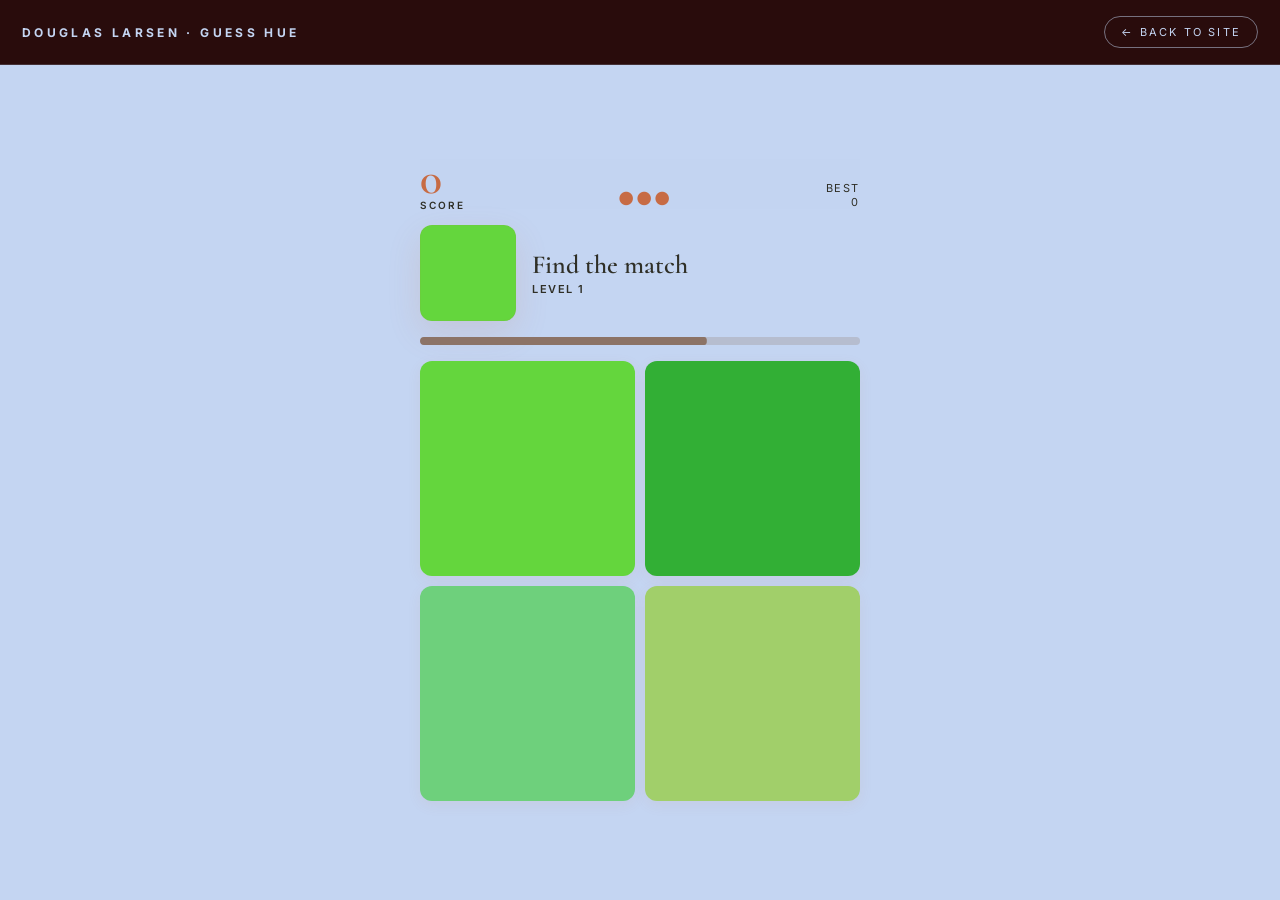
<file: swatch-match.html>
<!DOCTYPE html>
<html lang="en">
<head>
<meta charset="UTF-8">
<meta name="viewport" content="width=device-width, initial-scale=1.0">
<title>Guess Hue — Douglas Larsen</title>
<link rel="icon" href="favicon.svg" type="image/svg+xml">
<link rel="preconnect" href="https://fonts.googleapis.com">
<link rel="preconnect" href="https://fonts.gstatic.com" crossorigin>
<link href="https://fonts.googleapis.com/css2?family=Cormorant:wght@500;600&family=Inter:wght@400;500;600&display=swap" rel="stylesheet">
<style>
  :root{--paper:#c4d5f2;--blue:#c76b44;--blue-deep:#c76b44;--ink:#c76b44;--ink-soft:#c76b44;--line:rgba(199,107,68,.14);
    --serif:'Cormorant',Georgia,serif;--sans:'Inter',system-ui,sans-serif;}
  *{margin:0;padding:0;box-sizing:border-box}
  html,body{height:100%}
  body{background:var(--paper);color:var(--ink);font-family:var(--sans);overflow:hidden;-webkit-user-select:none;user-select:none;touch-action:manipulation;
    display:flex;flex-direction:column;align-items:center;justify-content:center}
  a{color:inherit;text-decoration:none}
  .top{position:fixed;top:0;left:0;right:0;display:flex;align-items:center;justify-content:space-between;padding:16px 22px;z-index:5}
  .brand{font-size:12px;letter-spacing:.28em;text-transform:uppercase;font-weight:700}
  .brand b{color:var(--blue)}
  .back{font-size:11px;letter-spacing:.2em;text-transform:uppercase;color:var(--ink-soft);border:1px solid var(--line);border-radius:40px;padding:8px 16px}
  .back:hover{border-color:var(--blue);color:var(--blue)}

  .game{width:min(92vw,440px);display:flex;flex-direction:column;gap:16px}
  .hud{display:flex;align-items:flex-end;justify-content:space-between}
  .score{font-family:var(--serif);font-size:46px;font-weight:600;line-height:.85;color:var(--blue)}
  .score small{display:block;font-family:var(--sans);font-size:10px;letter-spacing:.2em;text-transform:uppercase;color:var(--ink-soft);margin-top:3px}
  .lives{font-size:18px;letter-spacing:2px;color:var(--blue)}
  .lives .off{opacity:.2}
  .best{text-align:right;font-size:11px;letter-spacing:.14em;text-transform:uppercase;color:var(--ink-soft)}

  .prompt{display:flex;align-items:center;gap:16px}
  .target{width:96px;height:96px;border-radius:12px;flex:none;box-shadow:0 12px 34px rgba(199,107,68,.14);border:1px solid rgba(199,107,68,.06)}
  .prompt .t{font-family:var(--serif);font-size:26px;font-weight:600;line-height:1.05}
  .prompt .t small{display:block;font-family:var(--sans);font-size:11px;letter-spacing:.14em;text-transform:uppercase;color:var(--ink-soft);margin-top:6px}
  .timer{height:8px;border-radius:8px;background:rgba(199,107,68,.12);overflow:hidden}
  .timer i{display:block;height:100%;width:100%;background:var(--blue);transform-origin:left;border-radius:8px}

  .grid{display:grid;gap:10px}
  .tile{aspect-ratio:1;border-radius:12px;cursor:pointer;border:2px solid transparent;transition:transform .08s, box-shadow .15s;box-shadow:0 4px 14px rgba(199,107,68,.08)}
  .tile:active{transform:scale(.96)}
  .tile.correct{border-color:#c76b44;box-shadow:0 0 0 4px rgba(199,107,68,.25)}
  .tile.wrong{border-color:#c76b44;box-shadow:0 0 0 4px rgba(199,107,68,.22)}

  .over{position:fixed;inset:0;background:rgba(196,213,242,.94);display:none;flex-direction:column;align-items:center;justify-content:center;text-align:center;padding:26px;z-index:10}
  .over.show{display:flex}
  .over h1{font-family:var(--serif);font-size:clamp(40px,8vw,60px);font-weight:600;text-transform:uppercase;line-height:1}
  .over .big{font-family:var(--serif);font-size:clamp(64px,12vw,92px);color:var(--blue);line-height:1;margin:6px 0}
  .over p{color:var(--ink-soft);font-size:14px}
  .btn{margin-top:20px;font-size:12px;letter-spacing:.2em;text-transform:uppercase;font-weight:500;padding:14px 32px;border:1px solid var(--blue);color:#c4d5f2;background:var(--blue);border-radius:40px;cursor:pointer}
  .btn:hover{background:var(--blue-deep)}
  .btn.ghost{background:none;color:var(--blue);margin-left:8px}
  .btn.ghost:hover{background:var(--blue);color:#c4d5f2}

  :focus-visible{outline:3px solid #c76b44;outline-offset:5px}
  html{scroll-padding-top:100px}
  @media(prefers-reduced-motion:reduce){
    html{scroll-behavior:auto}
    *,*::before,*::after{animation:none!important;transition:none!important}
    .reveal,.sk,.card{opacity:1;transform:none}
  }
  @media(max-width:480px){nav:not(.rail){gap:12px;flex-wrap:wrap}.brand{letter-spacing:.12em}}
</style>
<link rel="stylesheet" href="site-theme.css">
<link rel="stylesheet" href="game-theme.css">
<script src="site-storage.js"></script>
</head>
<body>
  <div class="top">
    <div class="brand">Douglas <b>Larsen</b> · Guess Hue</div>
    <a class="back" href="index.html">← Back to site</a>
  </div>

  <div class="game">
    <div class="hud">
      <div class="score"><span id="score">0</span><small>Score</small></div>
      <div class="lives" id="lives"></div>
      <div class="best">Best<br><span id="best">0</span></div>
    </div>
    <div class="prompt">
      <div class="target" id="target"></div>
      <div class="t">Find the match<small id="lvl">Level 1</small></div>
    </div>
    <div class="timer"><i id="bar"></i></div>
    <div class="grid" id="grid"></div>
  </div>

  <div class="over" id="over">
    <h1>Out of Guesses</h1>
    <div class="big" id="final">0</div>
    <p id="msg"></p>
    <div>
      <button class="btn" id="again">Play Again</button>
      <a class="btn ghost" href="index.html">Exit</a>
    </div>
  </div>

<script>
const $=id=>document.getElementById(id);
let level, score, lives, combo, best, target, roundTime, tStart, raf, locked, over;
best=Number(siteStorage.getItem('sm_best')||0); $('best').textContent=best;

function gridN(l){ return l<3?4 : l<5?6 : l<8?9 : l<12?12 : 16; }
function cols(n){ return n<=4?2 : n<=6?3 : n<=9?3 : n<=12?4 : 4; }
function roundMs(l){ return Math.max(1500, 3600 - l*150); }
function delta(l){ return {h:Math.max(6,28-l*1.7), s:Math.max(5,16-l*0.9), li:Math.max(4,13-l*0.7)}; }

function reset(){
  level=1; score=0; lives=3; combo=0; over=false;
  $('score').textContent='0'; $('over').classList.remove('show');
  renderLives(); nextRound();
}
function renderLives(){ let s=''; for(let i=0;i<3;i++) s+=`<span class="${i<lives?'':'off'}">●</span>`; $('lives').innerHTML=s; }

function nextRound(){
  locked=false;
  const n=gridN(level), d=delta(level);
  const h=Math.random()*360, s=48+Math.random()*24, li=42+Math.random()*20;
  target={h,s,li};
  $('target').style.background=hsl(h,s,li);
  $('lvl').textContent='Level '+level;
  const win=(Math.random()*n)|0;
  const grid=$('grid'); grid.style.gridTemplateColumns=`repeat(${cols(n)},1fr)`;
  grid.innerHTML='';
  for(let i=0;i<n;i++){
    const tile=document.createElement('div'); tile.className='tile';
    if(i===win){ tile.style.background=hsl(h,s,li); tile.dataset.win='1'; }
    else{
      // distractor: shift by at least a noticeable amount, up to delta
      const sh=(base,amt,min)=>{const dir=Math.random()<0.5?-1:1; return base+dir*(min+Math.random()*(amt-min));};
      let hh=sh(h,d.h,d.h*0.45), ss=clamp(sh(s,d.s,d.s*0.45),20,90), ll=clamp(sh(li,d.li,d.li*0.45),22,82);
      tile.style.background=hsl(hh,ss,ll);
    }
    tile.onclick=()=>pick(tile);
    grid.appendChild(tile);
  }
  startTimer();
}
function startTimer(){
  roundTime=roundMs(level); tStart=performance.now();
  cancelAnimationFrame(raf);
  const bar=$('bar');
  (function tick(now){
    const e=performance.now()-tStart, f=Math.max(0,1-e/roundTime);
    bar.style.transform='scaleX('+f+')';
    bar.style.background = f<0.28 ? '#290c0c' : '#8c7366';
    if(e>=roundTime && !locked){ timeout(); return; }
    if(!locked) raf=requestAnimationFrame(tick);
  })();
}
function pick(tile){
  if(locked||over) return; locked=true; cancelAnimationFrame(raf);
  if(actx&&actx.state==='suspended')actx.resume();
  if(tile.dataset.win){
    const remain=Math.max(0,1-(performance.now()-tStart)/roundTime);
    const bonus=Math.round(remain*20);
    score+= 10 + combo*2 + bonus; combo++; level++;
    $('score').textContent=score; tile.classList.add('correct'); ding(300+Math.min(combo,12)*24);
    setTimeout(nextRound,340);
  } else {
    loseLife(tile);
  }
}
function timeout(){ locked=true; cancelAnimationFrame(raf); loseLife(null); }
function loseLife(wrongTile){
  lives--; combo=0; renderLives(); buzz();
  if(wrongTile) wrongTile.classList.add('wrong');
  const w=document.querySelector('.tile[data-win]'); if(w) w.classList.add('correct');
  if(lives<=0){ setTimeout(gameOver,520); }
  else setTimeout(nextRound,620);
}
function gameOver(){
  over=true;
  if(score>best){best=score;siteStorage.setItem('sm_best',best);}
  $('best').textContent=best; $('final').textContent=score;
  $('msg').textContent=`You reached level ${level} · best ${best}`;
  $('over').classList.add('show');
}
$('again').onclick=(e)=>{e.stopPropagation();reset();};

// helpers
function hsl(h,s,l){return `hsl(${h.toFixed(1)},${s.toFixed(1)}%,${l.toFixed(1)}%)`;}
function clamp(v,a,b){return Math.max(a,Math.min(b,v));}

// sound
let actx; try{actx=new (window.AudioContext||window.webkitAudioContext)();}catch(e){}
function tone(f,d,t,g){ if(!actx)return; const o=actx.createOscillator(),ga=actx.createGain();
  o.type=t||'sine';o.frequency.value=f;ga.gain.value=g||0.05;o.connect(ga);ga.connect(actx.destination);
  o.start();ga.gain.exponentialRampToValueAtTime(0.0001,actx.currentTime+d);o.stop(actx.currentTime+d);}
function ding(f){tone(f,0.14,'triangle',0.07); setTimeout(()=>tone(f*1.5,0.1,'sine',0.05),55);}
function buzz(){tone(150,0.22,'sawtooth',0.07); setTimeout(()=>tone(95,0.3,'sawtooth',0.06),90);}

reset();
</script>
</body>
</html>
</file>
<file: site-theme.css>
/* Shared navigation palette. */
:root{--wine:#290c0c;--nav-text:#c4d5f2}
nav:not(.rail),.top{background:var(--wine);color:var(--nav-text);border-bottom:1px solid rgba(196,213,242,.18)}
nav:not(.rail) .brand,nav:not(.rail) .brand b,.top .brand,.top .brand b,nav:not(.rail) .tag{color:var(--nav-text)}
nav:not(.rail) .nav-links a,nav:not(.rail) .menu-btn,nav:not(.rail) .back,.top .back{color:var(--nav-text)}
nav:not(.rail) .back,.top .back{border-color:rgba(196,213,242,.5)}
nav:not(.rail) .back:hover,.top .back:hover{background:var(--nav-text);border-color:var(--nav-text);color:var(--wine)}
nav:not(.rail) .nav-links a:hover{color:var(--nav-text);text-decoration:underline;text-underline-offset:6px}
nav:not(.rail) :focus-visible,.top :focus-visible{outline-color:var(--nav-text)}
@media(max-width:860px){nav:not(.rail) .nav-links{background:var(--wine)}}
/* The games strip and footer form one dark base to the homepage. */
.contact::after{background-image:url("wave-bottom-wine.svg")}
.fun{padding:40px 0 30px;background:var(--wine);color:var(--nav-text)}
.fun .fun-label,.fun .fun-names a{color:var(--nav-text)}
.fun .fun-names a:hover{color:var(--nav-text);text-decoration:underline;text-underline-offset:4px}
.fun .dot{border-color:rgba(196,213,242,.65)}
.fun :focus-visible{outline-color:var(--nav-text)}
.fun + footer.wrap{max-width:none;background:var(--wine);color:var(--nav-text);border-top:1px solid rgba(196,213,242,.18);padding:26px max(40px,calc((100% - 1200px)/2))}
@media(max-width:860px){.fun + footer.wrap{padding:26px 24px}}
</file>
<file: game-theme.css>
/* A shared palette for the three games. */
:root{--game-wine:#290c0c;--game-charcoal:#2f2f26;--game-taupe:#8c7366;--game-blue:#c4d5f2;--game-orange:#c76b44;--ink:var(--game-charcoal);--ink-soft:var(--game-charcoal);--line:rgba(47,47,38,.2)}
.stage{border-color:var(--game-taupe);box-shadow:0 20px 60px rgba(47,47,38,.16)}
.hud{background:rgba(196,213,242,.94)}
.hint{background:rgba(196,213,242,.9);padding:7px 12px}
.over{background:rgba(41,12,12,.97);color:var(--game-blue)}
.over p{color:var(--game-blue)}
.over .big{color:var(--game-orange)}
.btn{background:var(--game-wine);border-color:var(--game-wine);color:var(--game-blue)}
.btn:hover{background:var(--game-charcoal);border-color:var(--game-charcoal)}
.btn.ghost{background:transparent;border-color:var(--game-wine);color:var(--game-wine)}
.btn.ghost:hover{background:var(--game-wine);color:var(--game-blue)}
.over .btn{background:var(--game-blue);border-color:var(--game-blue);color:var(--game-wine)}
.over .btn:hover{background:var(--game-orange);border-color:var(--game-orange);color:var(--game-wine)}
.over .btn.ghost{background:transparent;border-color:var(--game-blue);color:var(--game-blue)}
.over .btn.ghost:hover{background:var(--game-blue);color:var(--game-wine)}
.over :focus-visible{outline-color:var(--game-blue)}
.timer{background:rgba(140,115,102,.25)}
.timer i{background:var(--game-taupe)}
.tile.correct{border:3px solid var(--game-charcoal);box-shadow:0 0 0 4px rgba(47,47,38,.3)}
.tile.wrong{border:3px dashed var(--game-wine);box-shadow:0 0 0 4px rgba(41,12,12,.3)}
/* Keep scores clear of the fixed navigation on shorter screens. */
body{padding-top:76px;padding-bottom:16px;box-sizing:border-box}
.game{width:min(92vw,440px,calc((100dvh - 250px)*.76))}
</file>
